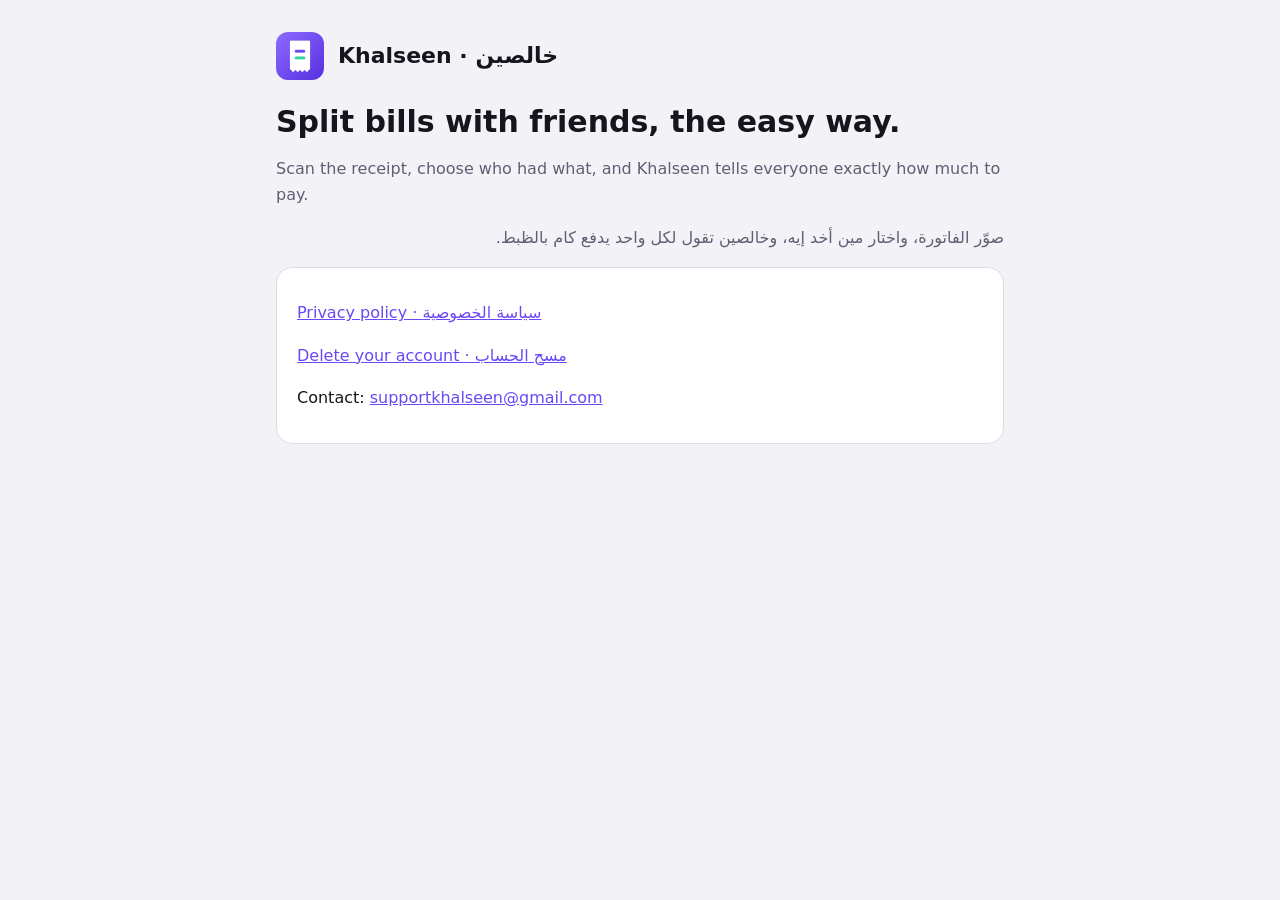
<file: index.html>
<!doctype html>
<html lang="en">
<head>
  <meta charset="utf-8">
  <meta name="viewport" content="width=device-width, initial-scale=1">
  <title>Khalseen</title>
  <meta name="description" content="Khalseen: split bills with friends, the easy way.">
  <link rel="icon" href="icon.png">
  <link rel="stylesheet" href="style.css">
</head>
<body>
<main>
  <header>
    <img src="icon.png" alt="">
    <span class="name">Khalseen · خالصين</span>
  </header>
  <h1>Split bills with friends, the easy way.</h1>
  <p class="muted">Scan the receipt, choose who had what, and Khalseen tells everyone exactly how much to pay.</p>
  <p lang="ar" class="muted">صوّر الفاتورة، واختار مين أخد إيه، وخالصين تقول لكل واحد يدفع كام بالظبط.</p>
  <div class="card">
    <p><a href="privacy.html">Privacy policy · سياسة الخصوصية</a></p>
    <p><a href="delete-account.html">Delete your account · مسح الحساب</a></p>
    <p>Contact: <a href="mailto:supportkhalseen@gmail.com">supportkhalseen@gmail.com</a></p>
  </div>
</main>
</body>
</html>
</file>
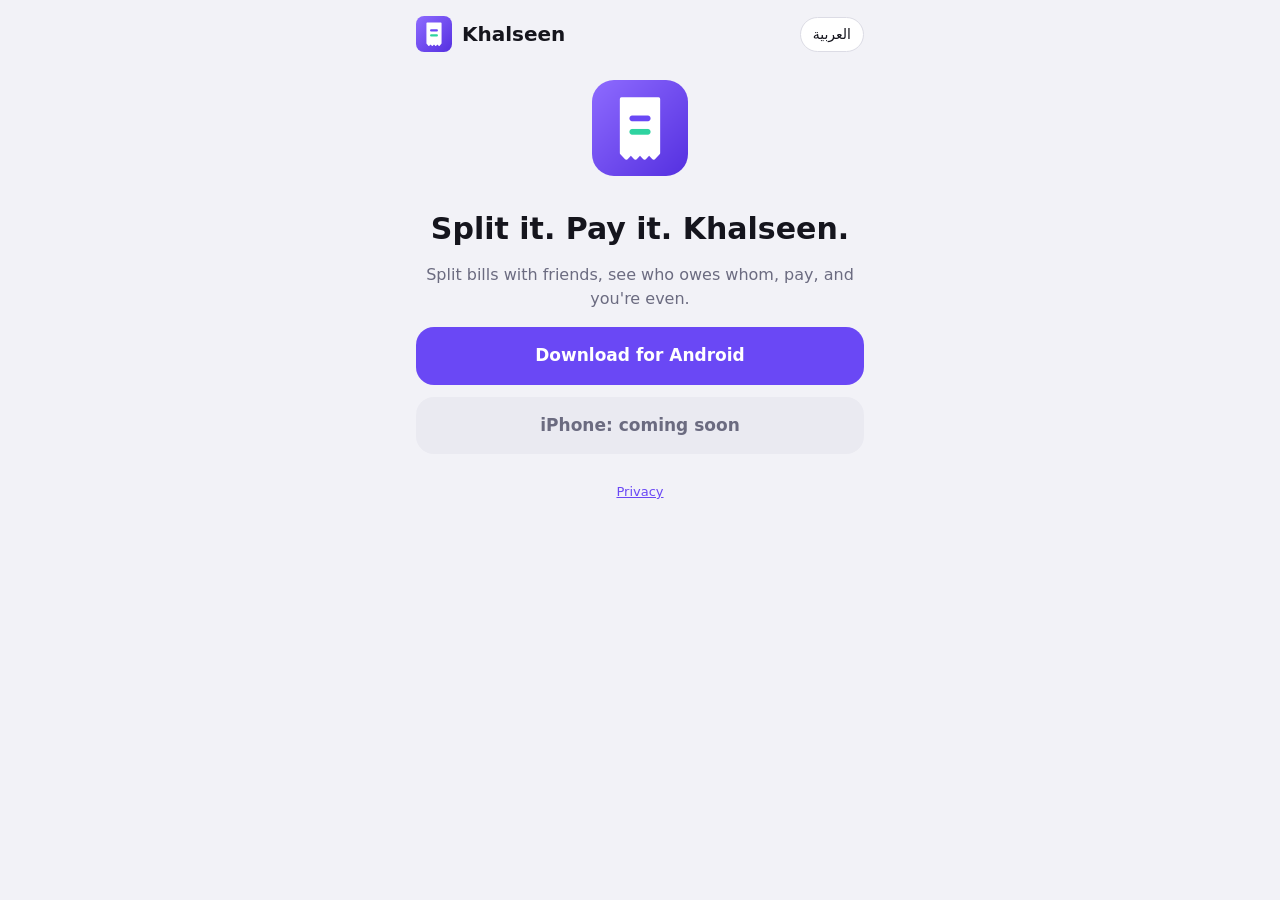
<file: app.html>
<!doctype html>
<html lang="en">
<head>
  <meta charset="utf-8">
  <meta name="viewport" content="width=device-width, initial-scale=1, viewport-fit=cover">
  <title>Get Khalseen</title>
  <meta name="description" content="Khalseen: split bills with friends, pay, and you're even.">
  <link rel="icon" href="icon.png">
  <style>
    :root { --bg: #f2f2f7; --card: #ffffff; --alt: #eaeaf1; --text: #15151d; --muted: #6b6b80; --border: #dcdce5; --primary: #6a48f5; --on-primary: #ffffff; }
    @media (prefers-color-scheme: dark) {
      :root { --bg: #0b0b10; --card: #15151d; --alt: #1e1e29; --text: #f5f5f7; --muted: #8c8ca1; --border: #272734; --primary: #7c5cff; }
    }
    * { box-sizing: border-box; }
    html, body { margin: 0; background: var(--bg); color: var(--text); }
    body { font: 16px/1.5 system-ui, -apple-system, "Segoe UI", Roboto, "Noto Sans Arabic", Tahoma, sans-serif; }
    main { max-width: 480px; margin: 0 auto; padding: 16px 16px 48px; text-align: center; }
    .top { display: flex; align-items: center; gap: 10px; text-align: start; }
    .top .brand { font-weight: 900; font-size: 20px; flex: 1; }
    .lang { border: 1px solid var(--border); background: var(--card); color: var(--text); border-radius: 999px; padding: 6px 12px; font: inherit; font-size: 14px; }
    h1 { font-size: 30px; margin: 28px 0 6px; line-height: 1.2; }
    .muted { color: var(--muted); }
    .btn { display: block; width: 100%; border: 0; border-radius: 18px; padding: 16px; font: inherit; font-weight: 800; font-size: 17px; background: var(--primary); color: var(--on-primary); text-decoration: none; margin-top: 12px; }
    .btn.secondary { background: var(--alt); color: var(--muted); }
    footer { margin-top: 28px; font-size: 13px; color: var(--muted); }
    footer a { color: var(--primary); }
  </style>
</head>
<body>
<main id="app"></main>
<script>
// Khalseen download page. Until the Play Store listing is live, Android gets the latest test build.
const ANDROID_URL = 'https://expo.dev/artifacts/eas/YvQg7BdPzDJnJnaK8OkUvdyEJScNAHGTisg1XnGV4zI.apk';

const TEXTS = {
  en: { brand: 'Khalseen', switchTo: 'العربية', tagline: 'Split it. Pay it. Khalseen.', sub: 'Split bills with friends, see who owes whom, pay, and you\'re even.', android: 'Download for Android', ios: 'iPhone: coming soon', privacy: 'Privacy' },
  ar: { brand: 'خالصين', switchTo: 'English', tagline: 'قسّمها، ادفعها، وخالصين.', sub: 'قسّم الفواتير مع أصحابك، اعرف مين عليه لمين، ادفع، وخلاص خالصين.', android: 'نزّله لأندرويد', ios: 'آيفون: قريب', privacy: 'الخصوصية' },
  fr: { brand: 'Khalseen', switchTo: 'العربية', tagline: 'Partage. Paie. Khalseen.', sub: "Partage l'addition entre amis, vois qui doit quoi, paie, et vous êtes quittes.", android: 'Télécharger pour Android', ios: 'iPhone : bientôt', privacy: 'Confidentialité' },
  de: { brand: 'Khalseen', switchTo: 'العربية', tagline: 'Teilen. Zahlen. Khalseen.', sub: 'Teile Rechnungen mit Freunden, sieh, wer wem was schuldet, zahle, und ihr seid quitt.', android: 'Für Android herunterladen', ios: 'iPhone: bald verfügbar', privacy: 'Datenschutz' },
};
const store = {
  get(k) { try { return localStorage.getItem(k); } catch { return null; } },
  set(k, v) { try { localStorage.setItem(k, v); } catch {} },
};
let lang = store.get('lang') || (navigator.language || 'en').slice(0, 2);
if (!TEXTS[lang]) lang = 'en';
const tr = (key) => TEXTS[lang][key];
const esc = (s) => String(s ?? '').replace(/[&<>"']/g, (c) => ({ '&': '&amp;', '<': '&lt;', '>': '&gt;', '"': '&quot;', "'": '&#39;' }[c]));

function render() {
  document.documentElement.lang = lang;
  document.documentElement.dir = lang === 'ar' ? 'rtl' : 'ltr';
  document.getElementById('app').innerHTML = `
    <div class="top">
      <svg width="36" height="36" viewBox="0 0 100 100" aria-hidden="true"><defs><linearGradient id="g" x1="0" y1="0" x2="1" y2="1"><stop offset="0" stop-color="#8E6BFF"/><stop offset="1" stop-color="#5530E0"/></linearGradient></defs><rect width="100" height="100" rx="22.5" fill="url(#g)"/><path d="M31 20 H69 V76 L64.25 81 L59.5 76 L54.75 81 L50 76 L45.25 81 L40.5 76 L35.75 81 L31 76 Z" fill="#fff" stroke="#fff" stroke-width="4" stroke-linejoin="round"/><rect x="39" y="37" width="22" height="6" rx="3" fill="#6A48F5"/><rect x="39" y="51" width="22" height="6" rx="3" fill="#2ED3A0"/></svg>
      <div class="brand">${esc(tr('brand'))}</div>
      <button class="lang" id="lang">${esc(tr('switchTo'))}</button>
    </div>
    <img src="icon.png" alt="" width="96" height="96" style="border-radius:22px;margin-top:28px">
    <h1>${esc(tr('tagline'))}</h1>
    <p class="muted">${esc(tr('sub'))}</p>
    <a class="btn" href="${esc(ANDROID_URL)}">${esc(tr('android'))}</a>
    <span class="btn secondary">${esc(tr('ios'))}</span>
    <footer><a href="privacy.html">${esc(tr('privacy'))}</a></footer>`;
  document.getElementById('lang').onclick = () => {
    lang = lang === 'ar' ? 'en' : 'ar';
    store.set('lang', lang);
    render();
  };
}
render();
</script>
</body>
</html>
</file>
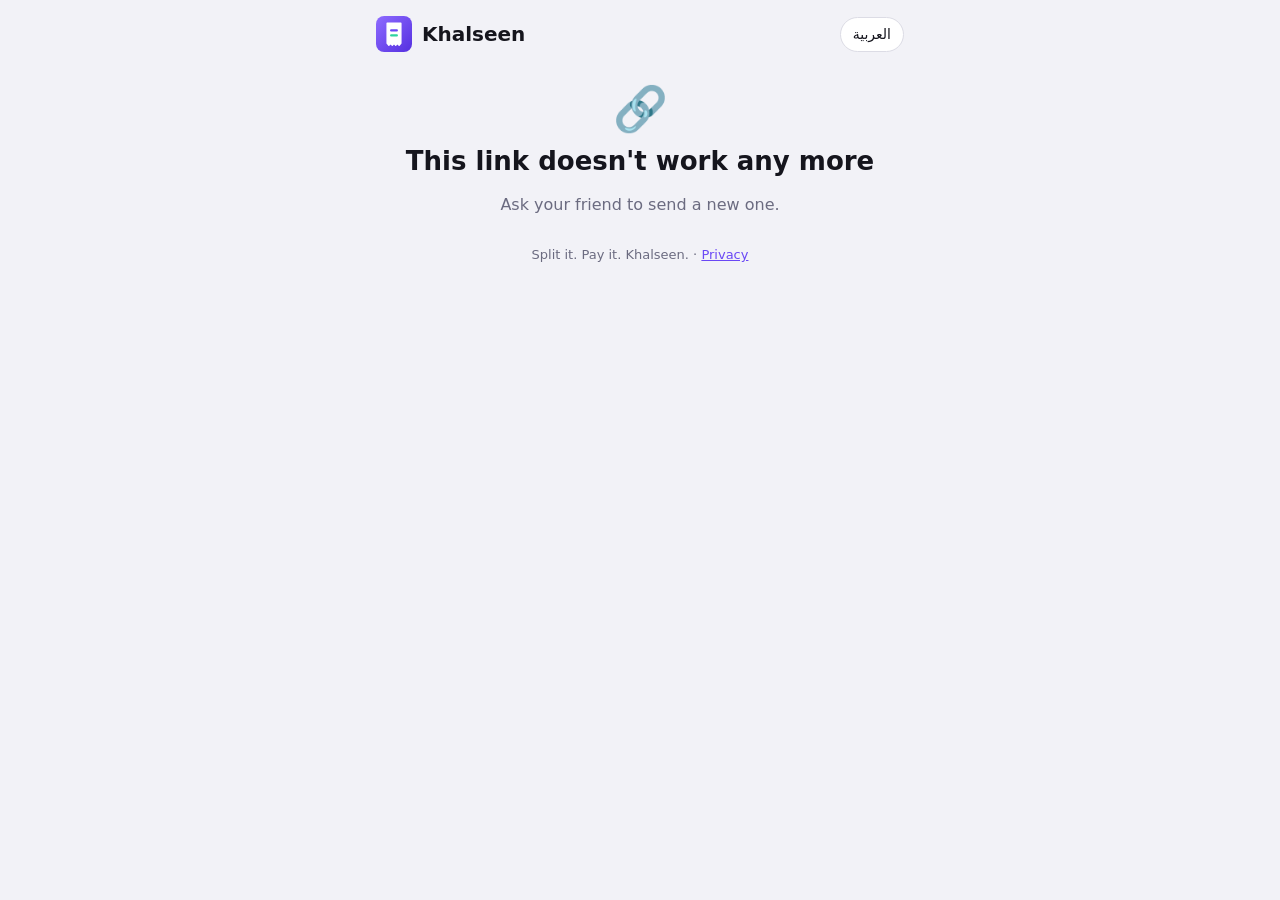
<file: c.html>
<!doctype html>
<html lang="en">
<head>
  <meta charset="utf-8">
  <meta name="viewport" content="width=device-width, initial-scale=1, viewport-fit=cover">
  <title>Khalseen · Pick what you had</title>
  <meta name="description" content="Pick what you had and Khalseen splits the bill.">
  <meta name="robots" content="noindex">
  <link rel="icon" href="icon.png">
  <style>
    :root {
      --bg: #f2f2f7; --card: #ffffff; --alt: #eaeaf1; --text: #15151d; --muted: #6b6b80; --border: #dcdce5;
      --primary: #6a48f5; --primary-soft: rgba(106, 72, 245, 0.12); --on-primary: #ffffff;
      --green: #0f9f74; --green-soft: rgba(15, 159, 116, 0.12); --red: #e0435b; --yellow: #b97d00;
    }
    @media (prefers-color-scheme: dark) {
      :root {
        --bg: #0b0b10; --card: #15151d; --alt: #1e1e29; --text: #f5f5f7; --muted: #8c8ca1; --border: #272734;
        --primary: #7c5cff; --primary-soft: rgba(124, 92, 255, 0.16);
        --green: #2ed3a0; --green-soft: rgba(46, 211, 160, 0.14); --red: #ff6b81; --yellow: #ffc857;
      }
    }
    * { box-sizing: border-box; }
    html, body { margin: 0; background: var(--bg); color: var(--text); }
    body { font: 16px/1.5 system-ui, -apple-system, "Segoe UI", Roboto, "Noto Sans Arabic", Tahoma, sans-serif; -webkit-tap-highlight-color: transparent; }
    main { max-width: 560px; margin: 0 auto; padding: 16px 16px 120px; }
    .top { display: flex; align-items: center; gap: 10px; }
    .top .brand { font-weight: 900; font-size: 20px; flex: 1; }
    .lang { border: 1px solid var(--border); background: var(--card); color: var(--text); border-radius: 999px; padding: 6px 12px; font: inherit; font-size: 14px; }
    .hero { text-align: center; margin: 24px 0 16px; }
    .hero .emoji { font-size: 44px; }
    .hero h1 { margin: 4px 0; font-size: 26px; line-height: 1.2; }
    .muted { color: var(--muted); }
    .small { font-size: 13px; color: var(--muted); }
    .card { background: var(--card); border-radius: 20px; padding: 16px; margin: 12px 0; }
    .card h2 { margin: 0 0 8px; font-size: 17px; }
    .chips { display: flex; flex-wrap: wrap; gap: 8px; }
    .chip { display: inline-flex; align-items: center; gap: 6px; border: 0; border-radius: 999px; padding: 8px 14px; background: var(--alt); color: var(--text); font: inherit; font-weight: 700; cursor: pointer; }
    .chip.on { background: var(--primary); color: var(--on-primary); }
    .chip .tick { font-size: 12px; opacity: 0.8; }
    input[type=text], input[type=tel] { width: 100%; margin-top: 10px; padding: 14px; border-radius: 14px; border: 1px solid var(--border); background: var(--alt); color: var(--text); font: inherit; }
    .item { display: flex; align-items: center; gap: 10px; padding: 12px 0; border-top: 1px solid var(--border); }
    .item:first-of-type { border-top: 0; }
    .item .info { flex: 1; min-width: 0; }
    .item .name { font-weight: 700; overflow-wrap: anywhere; }
    .qty { color: var(--primary); }
    .stepper { display: flex; align-items: center; gap: 4px; }
    .stepper button, .check { width: 40px; height: 40px; border-radius: 20px; border: 0; background: var(--primary-soft); color: var(--primary); font-size: 22px; font-weight: 700; cursor: pointer; display: inline-flex; align-items: center; justify-content: center; }
    .stepper button:disabled { background: var(--alt); color: var(--muted); cursor: default; }
    .stepper .n { min-width: 28px; text-align: center; font-weight: 800; font-size: 17px; }
    .check { border: 2px solid var(--border); background: transparent; color: transparent; font-size: 18px; }
    .check.on { background: var(--primary); border-color: var(--primary); color: var(--on-primary); }
    .total { background: var(--primary-soft); }
    .total b { font-size: 17px; }
    .bar { position: fixed; left: 0; right: 0; bottom: 0; padding: 12px 16px calc(12px + env(safe-area-inset-bottom)); background: linear-gradient(transparent, var(--bg) 30%); }
    .bar .inner { max-width: 560px; margin: 0 auto; }
    .btn { width: 100%; border: 0; border-radius: 18px; padding: 16px; font: inherit; font-weight: 800; font-size: 17px; background: var(--primary); color: var(--on-primary); cursor: pointer; }
    .btn:disabled { opacity: 0.6; }
    .btn.ghost { background: transparent; color: var(--primary); font-weight: 700; font-size: 15px; padding: 10px; }
    .ok { color: var(--green); font-weight: 700; text-align: center; }
    .err { color: var(--red); font-weight: 700; text-align: center; }
    .pay { font-size: 22px; font-weight: 800; color: var(--red); text-align: center; margin: 6px 0; }
    .even { font-size: 22px; font-weight: 800; color: var(--green); text-align: center; }
    .ways { display: flex; flex-direction: column; gap: 8px; margin: 8px 0 14px; }
    .way { display: flex; align-items: center; gap: 10px; background: var(--alt); border-radius: 14px; padding: 10px 12px; text-align: start; }
    .way .v { flex: 1; font-weight: 700; word-break: break-all; }
    .paybtn { display: block; background: var(--primary); color: var(--on-primary); text-decoration: none; border-radius: 999px; padding: 13px; font-weight: 800; text-align: center; }
    .center { text-align: center; }
    footer { text-align: center; margin-top: 28px; }
    footer a { color: var(--primary); }
  </style>
</head>
<body>
<main id="app"><p class="center muted" style="margin-top:80px">…</p></main>
<div class="bar" id="bar" hidden><div class="inner" id="barInner"></div></div>

<script>
// Khalseen: a friend's "pick what you had" link. Works in any browser, no app or account needed.
// It opens only for people on the bill: they type their phone number, and the server checks it.
const SUPABASE_URL = 'https://pzritawmzwpkufizkjlg.supabase.co';
const SUPABASE_KEY = 'sb_publishable_3amcx0iubPsUS-xce247TA_drHa_ec_'; // the public key (the same one inside the app)
const TOKEN = location.hash.slice(1);

const TEXTS = {
  en: {
    payWith: 'Pay with {method}', copy: 'Copy', copied: 'Copied ✓', m_instapay: 'InstaPay', m_wallet: 'Wallet', m_bank: 'Bank account', m_paypal: 'PayPal', m_revolut: 'Revolut', m_wise: 'Wise', m_venmo: 'Venmo', m_cashapp: 'Cash App', m_zelle: 'Zelle', m_upi: 'UPI', m_link: 'Payment link', m_other: 'Other',
    brand: 'Khalseen', switchTo: 'العربية', intro: '{name} is splitting this bill. Pick what you had and send it.',
    phoneTitle: 'Enter your phone number', phoneHint: 'This bill opens only for the people on it.', open: 'Open the bill',
    notOnBill: "{number} isn't on this bill. Try another number, or ask {name} to add you.", hi: 'Hi {name} 👋', notYou: 'Not you?',
    what: 'What did you have?', left: '{n} left', takenBy: 'taken: {names}', yourItems: 'Your items: {amount}',
    extras: 'Service, tax and delivery are added by {name}.', send: 'Send my picks', sent: 'Sent! {name} sees your picks now. You can still change them.',
    expired: "This link doesn't work any more", expiredHint: 'Ask your friend to send a new one.', yourShare: 'Your share: {amount}',
    payTo: 'Pay {name} {amount}', nothing: 'Nothing to pay. Khalseen 🤝', saved: '{name} saved the bill',
    openApp: 'Have Khalseen? Open in the app', tagline: 'Split it. Pay it. Khalseen.', privacy: 'Privacy',
  },
  ar: {
    payWith: 'ادفع بـ{method}', copy: 'انسخ', copied: 'اتنسخ ✓', m_instapay: 'إنستاباي', m_wallet: 'محفظة', m_bank: 'حساب بنكي', m_paypal: 'PayPal', m_revolut: 'Revolut', m_wise: 'Wise', m_venmo: 'Venmo', m_cashapp: 'Cash App', m_zelle: 'Zelle', m_upi: 'UPI', m_link: 'لينك دفع', m_other: 'طريقة تانية',
    brand: 'خالصين', switchTo: 'English', intro: '{name} بيقسّم الفاتورة دي. اختار اللي أخدته وابعته.',
    phoneTitle: 'اكتب رقم موبايلك', phoneHint: 'الفاتورة دي بتفتح بس للي فيها.', open: 'افتح الفاتورة',
    notOnBill: 'الرقم {number} مش في الفاتورة. جرّب رقم تاني، أو اطلب من {name} يضيفك.', hi: 'أهلاً {name} 👋', notYou: 'مش انت؟',
    what: 'أخدت إيه؟', left: 'فاضل {n}', takenBy: 'خدها: {names}', yourItems: 'أصنافك: {amount}',
    extras: '{name} هيضيف الخدمة والضريبة والتوصيل.', send: 'ابعت اختياراتي', sent: 'اتبعت! {name} شايف اختياراتك دلوقتي. تقدر تغيّرها لسه.',
    expired: 'اللينك ده مبقاش شغال', expiredHint: 'خلّي صاحبك يبعتلك لينك جديد.', yourShare: 'نصيبك: {amount}',
    payTo: 'ادفع لـ{name} {amount}', nothing: 'مفيش عليك حاجة. خالصين 🤝', saved: '{name} حفظ الفاتورة',
    openApp: 'عندك خالصين؟ افتحه في التطبيق', tagline: 'قسّمها، ادفعها، وخالصين.', privacy: 'الخصوصية',
  },
  fr: {
    payWith: 'Payer avec {method}', copy: 'Copier', copied: 'Copié ✓', m_instapay: 'InstaPay', m_wallet: 'Portefeuille', m_bank: 'Compte bancaire', m_paypal: 'PayPal', m_revolut: 'Revolut', m_wise: 'Wise', m_venmo: 'Venmo', m_cashapp: 'Cash App', m_zelle: 'Zelle', m_upi: 'UPI', m_link: 'Lien de paiement', m_other: 'Autre',
    brand: 'Khalseen', switchTo: 'العربية', intro: '{name} partage cette addition. Choisis ce que tu as pris et envoie.',
    phoneTitle: 'Entre ton numéro de téléphone', phoneHint: "Cette addition s'ouvre seulement pour les personnes qui y sont.", open: "Ouvrir l'addition",
    notOnBill: "{number} n'est pas sur cette addition. Essaie un autre numéro ou demande à {name} de t'ajouter.", hi: 'Salut {name} 👋', notYou: 'Pas toi ?',
    what: "Qu'as-tu pris ?", left: 'reste {n}', takenBy: 'pris : {names}', yourItems: 'Tes articles : {amount}',
    extras: '{name} ajoute le service, les taxes et la livraison.', send: 'Envoyer mes choix', sent: 'Envoyé ! {name} voit tes choix. Tu peux encore les changer.',
    expired: 'Ce lien ne fonctionne plus', expiredHint: "Demande à ton ami d'en envoyer un nouveau.", yourShare: 'Ta part : {amount}',
    payTo: 'Paie {amount} à {name}', nothing: 'Rien à payer. Khalseen 🤝 (quittes)', saved: "{name} a enregistré l'addition",
    openApp: "Tu as Khalseen ? Ouvre dans l'app", tagline: 'Partage. Paie. Khalseen.', privacy: 'Confidentialité',
  },
  de: {
    payWith: 'Mit {method} zahlen', copy: 'Kopieren', copied: 'Kopiert ✓', m_instapay: 'InstaPay', m_wallet: 'Wallet', m_bank: 'Bankkonto', m_paypal: 'PayPal', m_revolut: 'Revolut', m_wise: 'Wise', m_venmo: 'Venmo', m_cashapp: 'Cash App', m_zelle: 'Zelle', m_upi: 'UPI', m_link: 'Zahlungslink', m_other: 'Andere',
    brand: 'Khalseen', switchTo: 'العربية', intro: '{name} teilt diese Rechnung. Wähle, was du hattest, und schick es ab.',
    phoneTitle: 'Gib deine Handynummer ein', phoneHint: 'Diese Rechnung öffnet sich nur für die Leute darauf.', open: 'Rechnung öffnen',
    notOnBill: '{number} steht nicht auf der Rechnung. Versuch eine andere Nummer oder bitte {name}, dich hinzuzufügen.', hi: 'Hallo {name} 👋', notYou: 'Nicht du?',
    what: 'Was hattest du?', left: 'noch {n}', takenBy: 'genommen: {names}', yourItems: 'Deine Artikel: {amount}',
    extras: '{name} rechnet Service, Steuer und Lieferung dazu.', send: 'Meine Auswahl senden', sent: 'Gesendet! {name} sieht deine Auswahl. Du kannst sie noch ändern.',
    expired: 'Dieser Link funktioniert nicht mehr', expiredHint: 'Bitte deinen Freund um einen neuen.', yourShare: 'Dein Anteil: {amount}',
    payTo: 'Zahle {name} {amount}', nothing: 'Nichts zu zahlen. Khalseen 🤝 (quitt)', saved: '{name} hat die Rechnung gespeichert',
    openApp: 'Du hast Khalseen? In der App öffnen', tagline: 'Teilen. Zahlen. Khalseen.', privacy: 'Datenschutz',
  },
};

const store = {
  get(k) { try { return localStorage.getItem(k); } catch { return null; } },
  set(k, v) { try { localStorage.setItem(k, v); } catch {} },
};

let lang = store.get('lang') || (navigator.language || 'en').slice(0, 2);
if (!TEXTS[lang]) lang = 'en';
const tr = (key, vars = {}) => Object.entries(vars).reduce((s, [k, v]) => s.split(`{${k}}`).join(String(v)), TEXTS[lang][key]);
const esc = (s) => String(s ?? '').replace(/[&<>"']/g, (c) => ({ '&': '&amp;', '<': '&lt;', '>': '&gt;', '"': '&quot;', "'": '&#39;' }[c]));
const money = (n, cur) => `${Number(n).toLocaleString(lang === 'ar' ? 'ar-EG' : 'en-US', { maximumFractionDigits: 2 })} ${lang === 'ar' && cur === 'EGP' ? 'ج.م' : cur}`;

async function rpc(name, args) {
  const res = await fetch(`${SUPABASE_URL}/rest/v1/rpc/${name}`, {
    method: 'POST',
    headers: { apikey: SUPABASE_KEY, 'Content-Type': 'application/json' },
    body: JSON.stringify(args),
    signal: AbortSignal.timeout(20000),
  });
  const data = await res.json().catch(() => null);
  if (!res.ok) throw new Error((data && data.message) || 'Something went wrong');
  return data;
}

let s = null;                                   // the bill (only its title until the number checks out)
let phone = store.get('phone:' + TOKEN) || '';  // my number for this link
let mine = null;                                // my picks before sending: { itemId: units }
let lastTried = '';                             // the last number that wasn't on the bill
let note = '';
let busy = false;

const app = document.getElementById('app');
const bar = document.getElementById('bar');
const barInner = document.getElementById('barInner');

async function load() {
  if (!TOKEN) return showExpired();
  try {
    s = await rpc('claim_session', { p_token: TOKEN, p_phone: phone || null });
    render();
  } catch (e) {
    showExpired();
  }
}

function header() {
  return `<div class="top">
    <svg width="36" height="36" viewBox="0 0 100 100" aria-hidden="true"><defs><linearGradient id="g" x1="0" y1="0" x2="1" y2="1"><stop offset="0" stop-color="#8E6BFF"/><stop offset="1" stop-color="#5530E0"/></linearGradient></defs><rect width="100" height="100" rx="22.5" fill="url(#g)"/><path d="M31 20 H69 V76 L64.25 81 L59.5 76 L54.75 81 L50 76 L45.25 81 L40.5 76 L35.75 81 L31 76 Z" fill="#fff" stroke="#fff" stroke-width="4" stroke-linejoin="round"/><rect x="39" y="37" width="22" height="6" rx="3" fill="#6A48F5"/><rect x="39" y="51" width="22" height="6" rx="3" fill="#2ED3A0"/></svg>
    <div class="brand">${esc(tr('brand'))}</div>
    <button class="lang" id="lang">${esc(tr('switchTo'))}</button>
  </div>`;
}
const footer = () => `<footer class="small">${esc(tr('tagline'))} · <a href="privacy.html">${esc(tr('privacy'))}</a></footer>`;

function bindHeader() {
  document.getElementById('lang').onclick = () => {
    lang = lang === 'ar' ? 'en' : 'ar';
    store.set('lang', lang);
    applyDir();
    s ? render() : showExpired();
  };
}

function applyDir() {
  document.documentElement.lang = lang;
  document.documentElement.dir = lang === 'ar' ? 'rtl' : 'ltr';
}

function showExpired() {
  bar.hidden = true;
  app.innerHTML = `${header()}<div class="hero"><div class="emoji">🔗</div><h1>${esc(tr('expired'))}</h1><p class="muted">${esc(tr('expiredHint'))}</p></div>${footer()}`;
  bindHeader();
}

const myPicks = () => mine || Object.fromEntries(s.picks.filter((p) => p.person_key === s.me).map((p) => [p.item_id, Number(p.units)]));
const nameOf = (key) => (s.people.find((p) => p.key === key) || {}).name || '?';

// How to pay someone: a button for a payment link (https only: these come from people), else the number with Copy
function wayName(w) { return w.label || tr('m_' + w.type) || w.type; }
function waysHtml(ways) {
  if (!Array.isArray(ways) || !ways.length) return '';
  return '<div class="ways">' + ways.map((w) => /^https:\/\//i.test(w.url || '')
    ? `<a class="paybtn" href="${esc(w.url)}" target="_blank" rel="noopener">${esc(tr('payWith', { method: wayName(w) }))}</a>`
    : `<div class="way"><span class="small">${esc(wayName(w))}</span><span class="v">${esc(w.value)}</span><button class="chip" data-copy="${esc(w.value)}">${esc(tr('copy'))}</button></div>`).join('') + '</div>';
}
function copyText(value, button) {
  const done = () => { button.textContent = tr('copied'); };
  if (navigator.clipboard && navigator.clipboard.writeText) {
    navigator.clipboard.writeText(value).then(done, () => {});
    return;
  }
  const area = document.createElement('textarea');
  area.value = value;
  document.body.appendChild(area);
  area.select();
  try { document.execCommand('copy'); done(); } catch (e) {}
  area.remove();
}

function render() {
  applyDir();
  let html = header();
  html += `<div class="hero"><div class="emoji">${s.status === 'closed' ? '🧾' : '🍽️'}</div><h1>${esc(s.title)}</h1>
    <div class="muted">${esc(s.status === 'closed' ? tr('saved', { name: s.creator }) : tr('intro', { name: s.creator }))}</div></div>`;

  // Not identified yet: the phone number
  if (s.needs_phone) {
    bar.hidden = true;
    html += `<div class="card"><h2>${esc(tr('phoneTitle'))}</h2><div class="small">${esc(tr('phoneHint'))}</div>
      <input type="tel" id="phone" inputmode="tel" autocomplete="tel" placeholder="01xxxxxxxxx" value="${esc(phone)}">
      <button class="btn" id="open" style="margin-top:12px" ${busy ? 'disabled' : ''}>${esc(tr('open'))}</button></div>`;
    if (lastTried) html += `<p class="err">${esc(tr('notOnBill', { number: lastTried, name: s.creator }))}</p>`;
    html += `<p class="center"><a class="btn ghost" style="display:inline-block;width:auto;text-decoration:none" href="khalseen://claim/${encodeURIComponent(TOKEN)}">${esc(tr('openApp'))}</a></p>`;
    html += footer();
    app.innerHTML = html;
    bindHeader();
    const input = document.getElementById('phone');
    input.oninput = (e) => (phone = e.target.value);
    // Only react to Enter (returning false here would block every other key, digits included)
    input.onkeydown = (e) => {
      if (e.key === 'Enter') openBill();
    };
    document.getElementById('open').onclick = openBill;
    return;
  }

  const meName = nameOf(s.me);
  html += `<div class="card" style="display:flex;align-items:center;gap:10px"><b style="flex:1">${esc(tr('hi', { name: meName }))}</b><button class="chip" id="change">${esc(tr('notYou'))}</button></div>`;

  if (s.status === 'closed') {
    const r = (s.result || []).find((x) => x.key === s.me);
    if (r) {
      html += `<div class="card center"><div class="muted">${esc(tr('yourShare', { amount: money(r.share, s.currency) }))}</div>`;
      html += r.pays.length ? r.pays.map((p) => `<div class="pay">${esc(tr('payTo', { name: p.to, amount: money(p.amount, s.currency) }))}</div>${waysHtml(p.ways)}`).join('') : `<div class="even">${esc(tr('nothing'))}</div>`;
      html += `</div>`;
    }
    bar.hidden = true;
  } else {
    const picks = myPicks();
    html += `<div class="card"><h2>${esc(tr('what'))}</h2>`;
    let total = 0;
    s.items.forEach((it) => {
      const n = picks[it.id] || 0;
      const others = s.picks.filter((p) => p.item_id === it.id && p.person_key !== s.me);
      const takenUnits = others.reduce((a, p) => a + Number(p.units), 0);
      const left = it.qty - takenUnits;
      const takers = others.map((p) => (it.qty > 1 ? `${nameOf(p.person_key)} ×${Number(p.units)}` : nameOf(p.person_key))).join(', ');
      if (n) total += it.qty > 1 ? (it.price / it.qty) * n : it.price / (others.length + 1);
      const sub = it.qty > 1 ? `${money(it.price / it.qty, s.currency)} · ${tr('left', { n: Math.max(0, left - n) })}` : money(it.price, s.currency);
      html += `<div class="item"><div class="info"><div class="name">${it.qty > 1 ? `<span class="qty">${it.qty}× </span>` : ''}${esc(it.name)}</div>
        <div class="small">${esc(sub)}${takers ? ' · ' + esc(tr('takenBy', { names: takers })) : ''}</div></div>`;
      if (it.qty > 1) {
        html += `<div class="stepper"><button data-item="${esc(it.id)}" data-d="-1" ${n <= 0 ? 'disabled' : ''} aria-label="−">−</button><span class="n">${n}</span><button data-item="${esc(it.id)}" data-d="1" ${n >= left ? 'disabled' : ''} aria-label="+">+</button></div>`;
      } else {
        html += `<button class="check ${n ? 'on' : ''}" data-item="${esc(it.id)}" data-toggle="1" role="checkbox" aria-checked="${n ? 'true' : 'false'}" aria-label="${esc(it.name)}">✓</button>`;
      }
      html += `</div>`;
    });
    html += `</div>`;
    html += `<div class="card total"><b>${esc(tr('yourItems', { amount: money(total, s.currency) }))}</b><div class="small">${esc(tr('extras', { name: s.creator }))}</div></div>`;
    if (note) html += `<p class="${note.startsWith('!') ? 'err' : 'ok'}">${esc(note.replace(/^!/, ''))}</p>`;
    bar.hidden = false;
    barInner.innerHTML = `<button class="btn" id="send" ${busy ? 'disabled' : ''}>${esc(tr('send'))}</button>`;
    document.getElementById('send').onclick = send;
  }
  html += footer();
  app.innerHTML = html;
  bindHeader();
  app.querySelectorAll('[data-copy]').forEach((b) => { b.onclick = () => { copyText(b.getAttribute('data-copy'), b); }; });

  document.getElementById('change').onclick = () => {
    phone = '';
    store.set('phone:' + TOKEN, '');
    mine = null;
    note = '';
    load();
  };
  app.querySelectorAll('[data-item]').forEach((b) => (b.onclick = () => {
    const p = { ...myPicks() };
    const id = b.dataset.item;
    p[id] = b.dataset.toggle ? (p[id] ? 0 : 1) : Math.max(0, (p[id] || 0) + Number(b.dataset.d));
    mine = p;
    note = '';
    render();
  }));
}

async function openBill() {
  const tried = phone.trim();
  if (!tried) return;
  busy = true;
  render();
  try {
    s = await rpc('claim_session', { p_token: TOKEN, p_phone: tried });
    if (!s.needs_phone) {
      store.set('phone:' + TOKEN, tried);
      lastTried = '';
    } else {
      // Not on the bill: empty the box so the next number can be typed straight away
      lastTried = tried;
      phone = '';
    }
  } catch {
    return showExpired();
  }
  busy = false;
  render();
  if (s.needs_phone) document.getElementById('phone')?.focus();
}

async function send() {
  busy = true;
  render();
  try {
    const picks = Object.entries(myPicks()).filter(([, n]) => n > 0).map(([item_id, units]) => ({ item_id, units }));
    await rpc('submit_claim', { p_token: TOKEN, p_phone: phone, p_picks: picks });
    mine = null;
    note = tr('sent', { name: s.creator });
    s = await rpc('claim_session', { p_token: TOKEN, p_phone: phone });
  } catch (e) {
    note = '!' + e.message;
  }
  busy = false;
  render();
}

// Picks from others show up while the page is open
setInterval(async () => {
  if (!s || s.needs_phone || s.status !== 'open' || busy || mine) return;
  try { s = await rpc('claim_session', { p_token: TOKEN, p_phone: phone }); render(); } catch {}
}, 8000);

applyDir();
load();
</script>
</body>
</html>
</file>
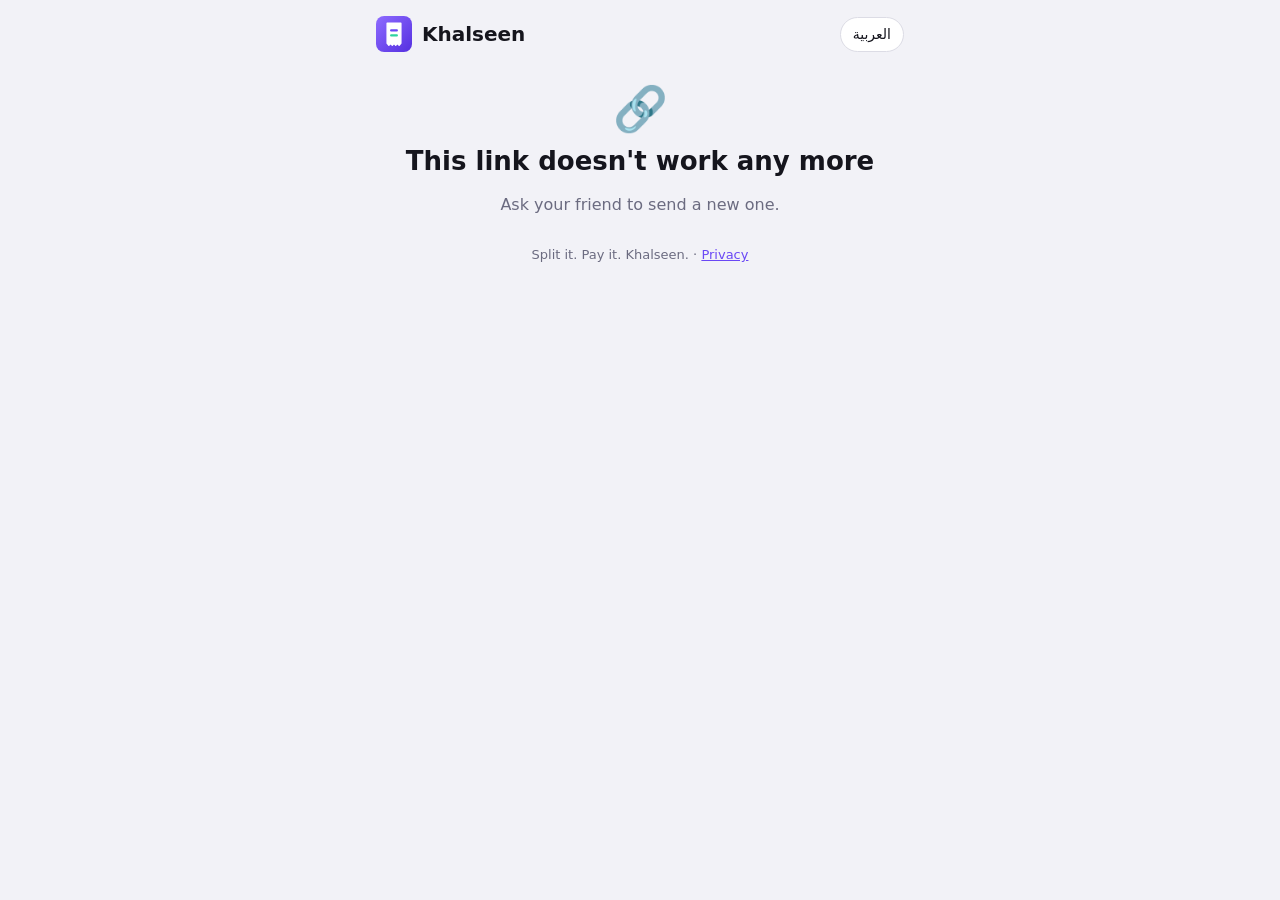
<file: claim.html>
<!doctype html>
<html lang="en">
<head>
  <meta charset="utf-8">
  <meta name="viewport" content="width=device-width, initial-scale=1">
  <title>Khalseen · Pick what you had</title>
  <link rel="icon" href="icon.png">
</head>
<body>
<!-- The old address of this page: links sent before the short ones keep working -->
<script>location.replace('c.html' + location.hash);</script>
<noscript><a href="c.html">Khalseen</a></noscript>
</body>
</html>
</file>
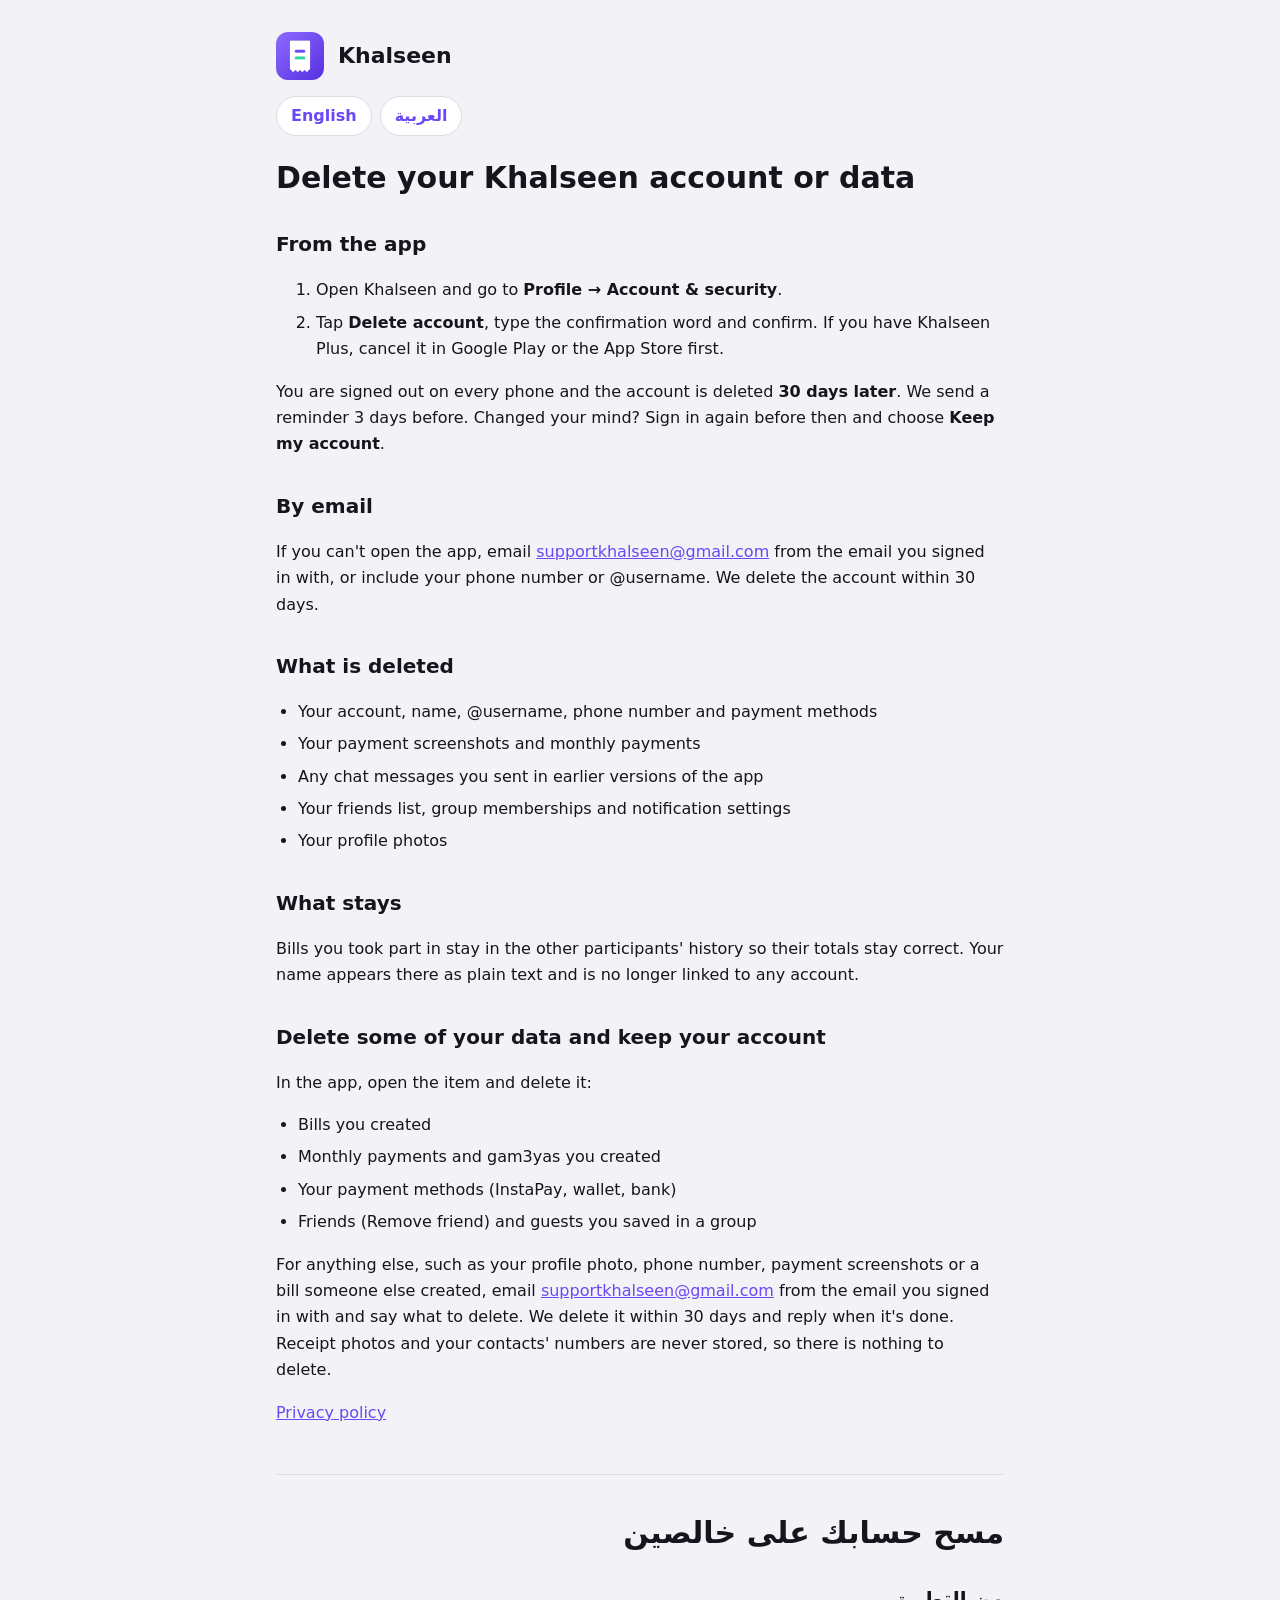
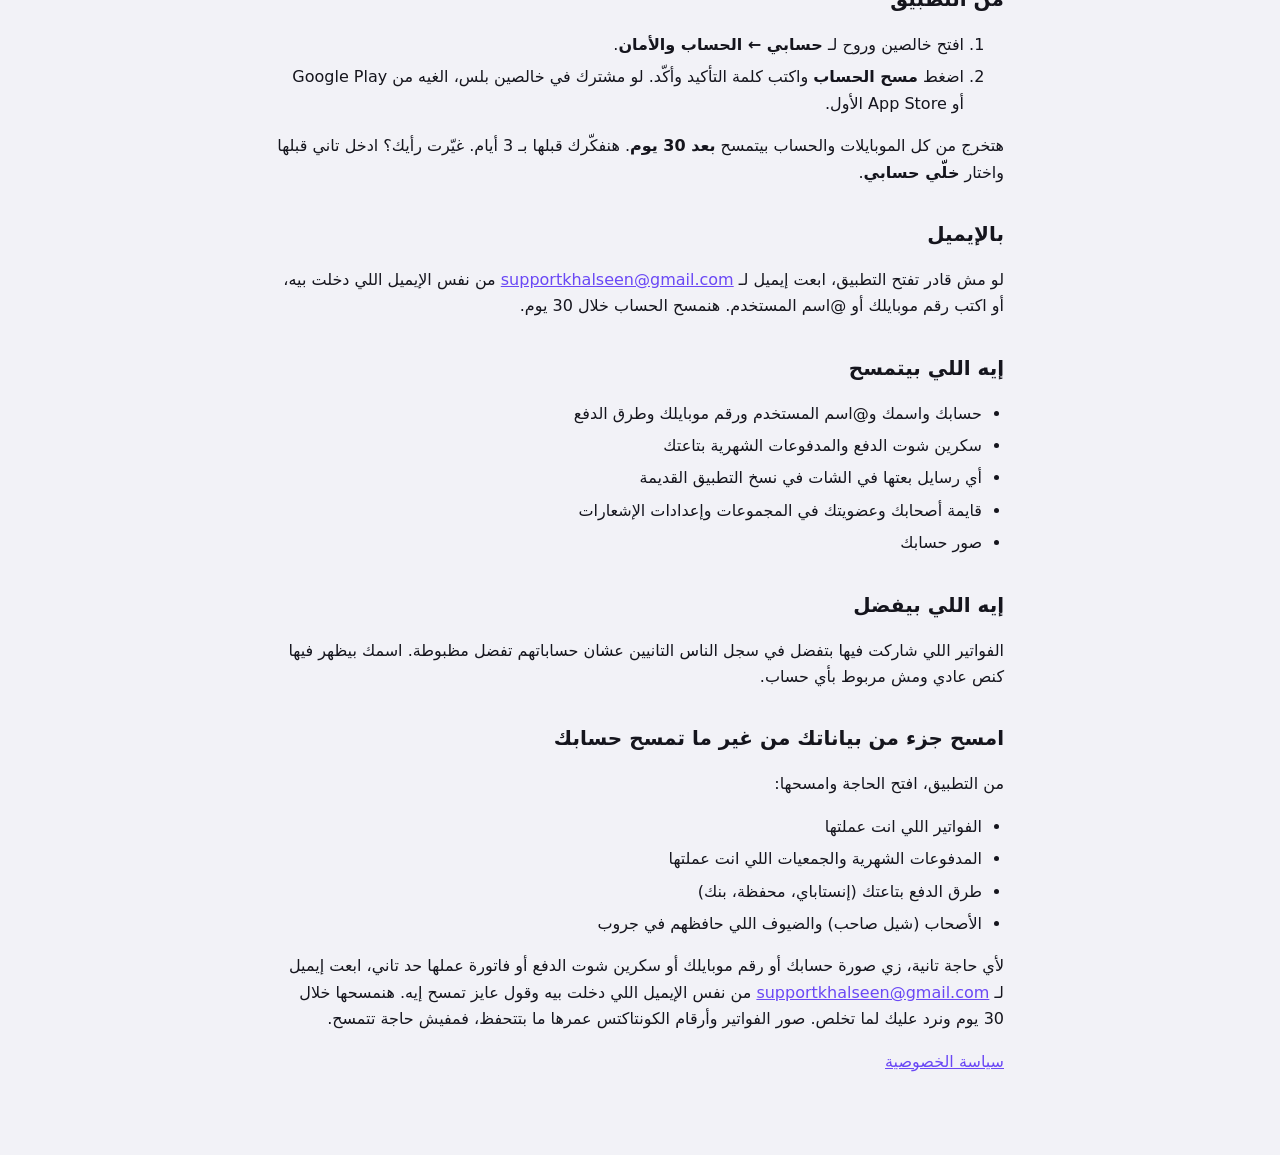
<file: delete-account.html>
<!doctype html>
<html lang="en">
<head>
  <meta charset="utf-8">
  <meta name="viewport" content="width=device-width, initial-scale=1">
  <title>Delete Your Khalseen Account or Data</title>
  <meta name="description" content="How to delete your Khalseen account and what data is deleted.">
  <link rel="icon" href="icon.png">
  <link rel="stylesheet" href="style.css">
</head>
<body>
<main>
  <header>
    <img src="icon.png" alt="">
    <span class="name">Khalseen</span>
  </header>

  <nav class="lang"><a href="#en">English</a><a href="#ar">العربية</a></nav>

  <section id="en">
    <h1>Delete your Khalseen account or data</h1>

    <h2>From the app</h2>
    <ol>
      <li>Open Khalseen and go to <strong>Profile → Account &amp; security</strong>.</li>
      <li>Tap <strong>Delete account</strong>, type the confirmation word and confirm. If you have Khalseen Plus, cancel it in Google Play or the App Store first.</li>
    </ol>
    <p>You are signed out on every phone and the account is deleted <strong>30 days later</strong>. We send a reminder 3 days before. Changed your mind? Sign in again before then and choose <strong>Keep my account</strong>.</p>

    <h2>By email</h2>
    <p>If you can't open the app, email <a href="mailto:supportkhalseen@gmail.com?subject=Delete%20my%20Khalseen%20account">supportkhalseen@gmail.com</a> from the email you signed in with, or include your phone number or @username. We delete the account within 30 days.</p>

    <h2>What is deleted</h2>
    <ul>
      <li>Your account, name, @username, phone number and payment methods</li>
      <li>Your payment screenshots and monthly payments</li>
      <li>Any chat messages you sent in earlier versions of the app</li>
      <li>Your friends list, group memberships and notification settings</li>
      <li>Your profile photos</li>
    </ul>

    <h2>What stays</h2>
    <p>Bills you took part in stay in the other participants' history so their totals stay correct. Your name appears there as plain text and is no longer linked to any account.</p>

    <h2>Delete some of your data and keep your account</h2>
    <p>In the app, open the item and delete it:</p>
    <ul>
      <li>Bills you created</li>
      <li>Monthly payments and gam3yas you created</li>
      <li>Your payment methods (InstaPay, wallet, bank)</li>
      <li>Friends (Remove friend) and guests you saved in a group</li>
    </ul>
    <p>For anything else, such as your profile photo, phone number, payment screenshots or a bill someone else created, email <a href="mailto:supportkhalseen@gmail.com?subject=Delete%20some%20of%20my%20Khalseen%20data">supportkhalseen@gmail.com</a> from the email you signed in with and say what to delete. We delete it within 30 days and reply when it's done. Receipt photos and your contacts' numbers are never stored, so there is nothing to delete.</p>

    <p><a href="privacy.html">Privacy policy</a></p>
  </section>

  <section id="ar" lang="ar" class="section-ar">
    <h1>مسح حسابك على خالصين</h1>

    <h2>من التطبيق</h2>
    <ol>
      <li>افتح خالصين وروح لـ <strong>حسابي ← الحساب والأمان</strong>.</li>
      <li>اضغط <strong>مسح الحساب</strong> واكتب كلمة التأكيد وأكّد. لو مشترك في خالصين بلس، الغيه من Google Play أو App Store الأول.</li>
    </ol>
    <p>هتخرج من كل الموبايلات والحساب بيتمسح <strong>بعد 30 يوم</strong>. هنفكّرك قبلها بـ 3 أيام. غيّرت رأيك؟ ادخل تاني قبلها واختار <strong>خلّي حسابي</strong>.</p>

    <h2>بالإيميل</h2>
    <p>لو مش قادر تفتح التطبيق، ابعت إيميل لـ <a href="mailto:supportkhalseen@gmail.com?subject=Delete%20my%20Khalseen%20account">supportkhalseen@gmail.com</a> من نفس الإيميل اللي دخلت بيه، أو اكتب رقم موبايلك أو @اسم المستخدم. هنمسح الحساب خلال 30 يوم.</p>

    <h2>إيه اللي بيتمسح</h2>
    <ul>
      <li>حسابك واسمك و@اسم المستخدم ورقم موبايلك وطرق الدفع</li>
      <li>سكرين شوت الدفع والمدفوعات الشهرية بتاعتك</li>
      <li>أي رسايل بعتها في الشات في نسخ التطبيق القديمة</li>
      <li>قايمة أصحابك وعضويتك في المجموعات وإعدادات الإشعارات</li>
      <li>صور حسابك</li>
    </ul>

    <h2>إيه اللي بيفضل</h2>
    <p>الفواتير اللي شاركت فيها بتفضل في سجل الناس التانيين عشان حساباتهم تفضل مظبوطة. اسمك بيظهر فيها كنص عادي ومش مربوط بأي حساب.</p>

    <h2>امسح جزء من بياناتك من غير ما تمسح حسابك</h2>
    <p>من التطبيق، افتح الحاجة وامسحها:</p>
    <ul>
      <li>الفواتير اللي انت عملتها</li>
      <li>المدفوعات الشهرية والجمعيات اللي انت عملتها</li>
      <li>طرق الدفع بتاعتك (إنستاباي، محفظة، بنك)</li>
      <li>الأصحاب (شيل صاحب) والضيوف اللي حافظهم في جروب</li>
    </ul>
    <p>لأي حاجة تانية، زي صورة حسابك أو رقم موبايلك أو سكرين شوت الدفع أو فاتورة عملها حد تاني، ابعت إيميل لـ <a href="mailto:supportkhalseen@gmail.com?subject=Delete%20some%20of%20my%20Khalseen%20data">supportkhalseen@gmail.com</a> من نفس الإيميل اللي دخلت بيه وقول عايز تمسح إيه. هنمسحها خلال 30 يوم ونرد عليك لما تخلص. صور الفواتير وأرقام الكونتاكتس عمرها ما بتتحفظ، فمفيش حاجة تتمسح.</p>

    <p><a href="privacy.html">سياسة الخصوصية</a></p>
  </section>
</main>
</body>
</html>
</file>
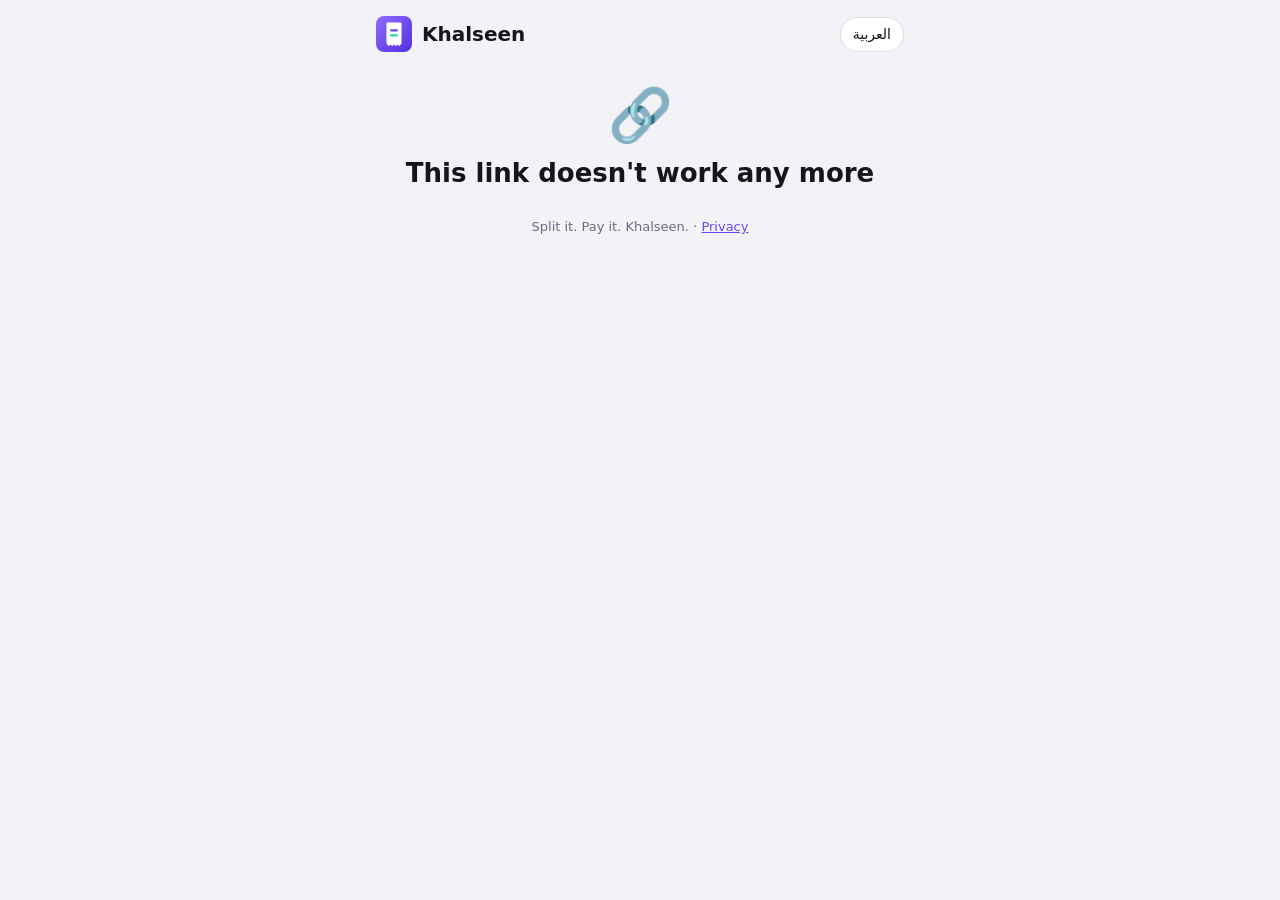
<file: g.html>
<!doctype html>
<html lang="en">
<head>
  <meta charset="utf-8">
  <meta name="viewport" content="width=device-width, initial-scale=1, viewport-fit=cover">
  <title>Khalseen · Guess the check</title>
  <meta name="description" content="Guess the check with your friends. The closest guess wins.">
  <meta name="robots" content="noindex">
  <link rel="icon" href="icon.png">
  <style>
    :root {
      --bg: #f2f2f7; --card: #ffffff; --alt: #eaeaf1; --text: #15151d; --muted: #6b6b80; --border: #dcdce5;
      --primary: #6a48f5; --primary-soft: rgba(106, 72, 245, 0.12); --on-primary: #ffffff;
      --green: #0f9f74; --red: #e0435b; --yellow-soft: rgba(185, 125, 0, 0.12);
    }
    @media (prefers-color-scheme: dark) {
      :root {
        --bg: #0b0b10; --card: #15151d; --alt: #1e1e29; --text: #f5f5f7; --muted: #8c8ca1; --border: #272734;
        --primary: #7c5cff; --primary-soft: rgba(124, 92, 255, 0.16); --green: #2ed3a0; --red: #ff6b81; --yellow-soft: rgba(255, 200, 87, 0.14);
      }
    }
    * { box-sizing: border-box; }
    html, body { margin: 0; background: var(--bg); color: var(--text); }
    body { font: 16px/1.5 system-ui, -apple-system, "Segoe UI", Roboto, "Noto Sans Arabic", Tahoma, sans-serif; -webkit-tap-highlight-color: transparent; }
    main { max-width: 560px; margin: 0 auto; padding: 16px 16px 64px; }
    .top { display: flex; align-items: center; gap: 10px; }
    .top .brand { font-weight: 900; font-size: 20px; flex: 1; }
    .lang { border: 1px solid var(--border); background: var(--card); color: var(--text); border-radius: 999px; padding: 6px 12px; font: inherit; font-size: 14px; }
    .hero { text-align: center; margin: 24px 0 16px; }
    .hero .emoji { font-size: 52px; }
    .hero h1 { margin: 4px 0; font-size: 26px; line-height: 1.2; }
    .muted { color: var(--muted); }
    .small { font-size: 13px; color: var(--muted); }
    .card { background: var(--card); border-radius: 20px; padding: 16px; margin: 12px 0; }
    .card h2 { margin: 0 0 8px; font-size: 17px; }
    .chips { display: flex; flex-wrap: wrap; gap: 8px; }
    .chip { border: 0; border-radius: 999px; padding: 8px 14px; background: var(--alt); color: var(--text); font: inherit; font-weight: 700; cursor: pointer; }
    .chip.on { background: var(--primary); color: var(--on-primary); }
    .chip:disabled { opacity: 0.45; cursor: default; }
    input { width: 100%; margin-top: 10px; padding: 14px; border-radius: 14px; border: 1px solid var(--border); background: var(--alt); color: var(--text); font: inherit; }
    input.big { font-size: 28px; font-weight: 800; text-align: center; }
    .btn { width: 100%; margin-top: 12px; border: 0; border-radius: 18px; padding: 16px; font: inherit; font-weight: 800; font-size: 17px; background: var(--primary); color: var(--on-primary); cursor: pointer; }
    .btn:disabled { opacity: 0.6; }
    .row { display: flex; align-items: center; gap: 10px; padding: 10px 0; border-top: 1px solid var(--border); }
    .row:first-of-type { border-top: 0; }
    .row .name { flex: 1; font-weight: 700; }
    .ok { color: var(--green); font-weight: 700; text-align: center; }
    .err { color: var(--red); font-weight: 700; text-align: center; }
    .prize { background: var(--yellow-soft); font-weight: 700; text-align: center; }
    .center { text-align: center; }
    footer { text-align: center; margin-top: 28px; }
    footer a { color: var(--primary); }
  </style>
</head>
<body>
<main id="app"><p class="center muted" style="margin-top:80px">…</p></main>

<script>
// Khalseen: Guess the check from a link. Works in any browser, no app or account needed.
// It opens only for guests in the game: they type their phone number, and the server checks it.
// Guesses stay secret until the check is revealed.
const SUPABASE_URL = 'https://pzritawmzwpkufizkjlg.supabase.co';
const SUPABASE_KEY = 'sb_publishable_3amcx0iubPsUS-xce247TA_drHa_ec_'; // the public key (the same one inside the app)
const TOKEN = location.hash.slice(1);

const TEXTS = {
  en: {
    brand: 'Khalseen', switchTo: 'العربية', intro: '{name} started a game. Guess the total before the check arrives. The closest guess wins!',
    phoneTitle: 'Enter your phone number', phoneHint: 'This game opens only for the people in it.', open: 'Join the game',
    notInGame: "{number} isn't in this game. Try another number, or ask {name} to add you.",
    hi: 'Hi {name} 👋', notYou: 'Not you?', guess: 'Your guess ({cur})', lock: 'Lock my guess',
    locked: 'Locked! You can change it until the check is revealed.', secret: 'Nobody sees your guess until the reveal.',
    guessed: '{n} of {total} guessed', enterGuess: 'Enter a number',
    won: '{name} won! 🏆', real: 'The real check was {amount}', exact: 'Exact! 🎯', off: 'off by {amount}', noGuess: 'no guess',
    free: '{name} pays nothing this time 🎁', congrats: 'Congratulate {name} 🎉', expired: "This link doesn't work any more",
    tagline: 'Split it. Pay it. Khalseen.', privacy: 'Privacy',
  },
  ar: {
    brand: 'خالصين', switchTo: 'English', intro: '{name} بدأ لعبة. خمّن الحساب كله قبل ما ييجي. الأقرب يكسب!',
    phoneTitle: 'اكتب رقم موبايلك', phoneHint: 'اللعبة دي بتفتح بس للي فيها.', open: 'ادخل اللعبة',
    notInGame: 'الرقم {number} مش في اللعبة. جرّب رقم تاني، أو اطلب من {name} يضيفك.',
    hi: 'أهلاً {name} 👋', notYou: 'مش انت؟', guess: 'تخمينك ({cur})', lock: 'ثبّت تخميني',
    locked: 'اتثبّت! تقدر تغيّره لحد ما الحساب يتكشف.', secret: 'محدش هيشوف تخمينك لحد ما الحساب يتكشف.',
    guessed: 'خمّن {n} من {total}', enterGuess: 'اكتب رقم',
    won: '{name} كسب! 🏆', real: 'الحساب الحقيقي كان {amount}', exact: 'بالظبط! 🎯', off: 'فرق {amount}', noGuess: 'مخمّنش',
    free: '{name} مش هيدفع حاجة المرة دي 🎁', congrats: 'باركوا لـ {name} 🎉', expired: 'اللينك ده مبقاش شغال',
    tagline: 'قسّمها، ادفعها، وخالصين.', privacy: 'الخصوصية',
  },
  fr: {
    brand: 'Khalseen', switchTo: 'العربية', intro: "{name} a lancé une partie. Devine le total avant l'arrivée de l'addition. Le plus proche gagne !",
    phoneTitle: 'Entre ton numéro de téléphone', phoneHint: "Ce jeu s'ouvre seulement pour les joueurs.", open: 'Rejoindre la partie',
    notInGame: "{number} n'est pas dans la partie. Essaie un autre numéro ou demande à {name} de t'ajouter.",
    hi: 'Salut {name} 👋', notYou: 'Pas toi ?', guess: 'Ta réponse ({cur})', lock: 'Valider ma réponse',
    locked: "Validé ! Tu peux la changer jusqu'à la révélation.", secret: 'Personne ne voit ta réponse avant la révélation.',
    guessed: '{n} sur {total} ont deviné', enterGuess: 'Entre un nombre',
    won: '{name} a gagné ! 🏆', real: "L'addition était de {amount}", exact: 'Exact ! 🎯', off: 'à {amount} près', noGuess: 'pas de réponse',
    free: '{name} ne paie rien cette fois 🎁', congrats: 'Félicitez {name} 🎉', expired: 'Ce lien ne fonctionne plus',
    tagline: 'Partage. Paie. Khalseen.', privacy: 'Confidentialité',
  },
  de: {
    brand: 'Khalseen', switchTo: 'العربية', intro: '{name} hat ein Spiel gestartet. Rate die Summe, bevor die Rechnung kommt. Wer am nächsten dran ist, gewinnt!',
    phoneTitle: 'Gib deine Handynummer ein', phoneHint: 'Dieses Spiel öffnet sich nur für die Mitspieler.', open: 'Mitspielen',
    notInGame: '{number} ist nicht im Spiel. Versuch eine andere Nummer oder bitte {name}, dich hinzuzufügen.',
    hi: 'Hallo {name} 👋', notYou: 'Nicht du?', guess: 'Dein Tipp ({cur})', lock: 'Tipp festlegen',
    locked: 'Festgelegt! Du kannst ihn bis zur Auflösung ändern.', secret: 'Niemand sieht deinen Tipp vor der Auflösung.',
    guessed: '{n} von {total} haben getippt', enterGuess: 'Gib eine Zahl ein',
    won: '{name} hat gewonnen! 🏆', real: 'Die Rechnung war {amount}', exact: 'Genau! 🎯', off: '{amount} daneben', noGuess: 'kein Tipp',
    free: '{name} zahlt diesmal nichts 🎁', congrats: 'Gratuliert {name} 🎉', expired: 'Dieser Link funktioniert nicht mehr',
    tagline: 'Teilen. Zahlen. Khalseen.', privacy: 'Datenschutz',
  },
};

const store = {
  get(k) { try { return localStorage.getItem(k); } catch { return null; } },
  set(k, v) { try { localStorage.setItem(k, v); } catch {} },
};
let lang = store.get('lang') || (navigator.language || 'en').slice(0, 2);
if (!TEXTS[lang]) lang = 'en';
const tr = (key, vars = {}) => Object.entries(vars).reduce((s, [k, v]) => s.split(`{${k}}`).join(String(v)), TEXTS[lang][key]);
const esc = (s) => String(s ?? '').replace(/[&<>"']/g, (c) => ({ '&': '&amp;', '<': '&lt;', '>': '&gt;', '"': '&quot;', "'": '&#39;' }[c]));
const money = (n, cur) => `${Number(n).toLocaleString(lang === 'ar' ? 'ar-EG' : 'en-US', { maximumFractionDigits: 2 })} ${lang === 'ar' && cur === 'EGP' ? 'ج.م' : cur}`;

async function rpc(name, args) {
  const res = await fetch(`${SUPABASE_URL}/rest/v1/rpc/${name}`, {
    method: 'POST',
    headers: { apikey: SUPABASE_KEY, 'Content-Type': 'application/json' },
    body: JSON.stringify(args),
    signal: AbortSignal.timeout(20000),
  });
  const data = await res.json().catch(() => null);
  if (!res.ok) throw new Error((data && data.message) || 'Something went wrong');
  return data;
}

let g = null;
let phone = store.get('phone:' + TOKEN) || '';
let guessText = '';
let lastTried = ''; // the last number that wasn't in the game
let note = '';
let busy = false;
const app = document.getElementById('app');

function applyDir() {
  document.documentElement.lang = lang;
  document.documentElement.dir = lang === 'ar' ? 'rtl' : 'ltr';
}

function header() {
  return `<div class="top">
    <svg width="36" height="36" viewBox="0 0 100 100" aria-hidden="true"><defs><linearGradient id="g" x1="0" y1="0" x2="1" y2="1"><stop offset="0" stop-color="#8E6BFF"/><stop offset="1" stop-color="#5530E0"/></linearGradient></defs><rect width="100" height="100" rx="22.5" fill="url(#g)"/><path d="M31 20 H69 V76 L64.25 81 L59.5 76 L54.75 81 L50 76 L45.25 81 L40.5 76 L35.75 81 L31 76 Z" fill="#fff" stroke="#fff" stroke-width="4" stroke-linejoin="round"/><rect x="39" y="37" width="22" height="6" rx="3" fill="#6A48F5"/><rect x="39" y="51" width="22" height="6" rx="3" fill="#2ED3A0"/></svg>
    <div class="brand">${esc(tr('brand'))}</div>
    <button class="lang" id="lang">${esc(tr('switchTo'))}</button>
  </div>`;
}
const footer = () => `<footer class="small">${esc(tr('tagline'))} · <a href="privacy.html">${esc(tr('privacy'))}</a></footer>`;

async function load() {
  if (!TOKEN) return expired();
  try {
    g = await rpc('game_public', { p_token: TOKEN, p_phone: phone || null });
    if (!g.needs_phone && !guessText && g.my_guess != null) guessText = String(Number(g.my_guess));
    render();
  } catch {
    expired();
  }
}

function expired() {
  app.innerHTML = `${header()}<div class="hero"><div class="emoji">🔗</div><h1>${esc(tr('expired'))}</h1></div>${footer()}`;
  bind();
}

function render() {
  applyDir();
  let html = header();
  if (g.needs_phone) {
    html += `<div class="hero"><div class="emoji">🎯</div><h1>${esc(g.title)}</h1><div class="muted">${esc(tr('intro', { name: g.creator }))}</div></div>`;
    html += `<div class="card"><h2>${esc(tr('phoneTitle'))}</h2><div class="small">${esc(tr('phoneHint'))}</div>
      <input type="tel" id="phone" inputmode="tel" autocomplete="tel" placeholder="01xxxxxxxxx" value="${esc(phone)}">
      <button class="btn" id="open" ${busy ? 'disabled' : ''}>${esc(tr('open'))}</button></div>`;
    if (lastTried) html += `<p class="err">${esc(tr('notInGame', { number: lastTried, name: g.creator }))}</p>`;
  } else {
    const me = g.players.find((p) => p.id === g.me);
    html += `<div class="card" style="display:flex;align-items:center;gap:10px"><b style="flex:1">${esc(tr('hi', { name: me ? me.name : '' }))}</b><button class="chip" id="change">${esc(tr('notYou'))}</button></div>`;
    if (g.status === 'revealed') {
      const winners = g.players.filter((p) => p.winner).map((p) => p.name).join(' & ');
      const ranked = [...g.players].sort((a, b) => (a.guess == null) - (b.guess == null) || Math.abs(a.guess - g.actual) - Math.abs(b.guess - g.actual));
      html += `<div class="hero"><div class="emoji">🏆</div><h1>${esc(tr('won', { name: winners }))}</h1><div class="muted">${esc(tr('real', { amount: money(g.actual, g.currency) }))}</div></div>`;
      html += `<div class="card prize">${esc(g.reward === 'free' ? tr('free', { name: winners }) : tr('congrats', { name: winners }))}</div>`;
      html += `<div class="card">${ranked.map((p, i) => {
        const off = p.guess == null ? null : Math.abs(p.guess - g.actual);
        return `<div class="row"><b>${p.winner ? '🥇' : p.guess == null ? '–' : i + 1}</b><div class="name">${esc(p.name)}<div class="small">${esc(off == null ? tr('noGuess') : off === 0 ? tr('exact') : tr('off', { amount: money(off, g.currency) }))}</div></div><b>${p.guess == null ? '' : esc(money(p.guess, g.currency))}</b></div>`;
      }).join('')}</div>`;
    } else {
      const guessed = g.players.filter((p) => p.has_guess).length;
      html += `<div class="hero"><div class="emoji">🎯</div><h1>${esc(g.title)}</h1><div class="muted">${esc(tr('intro', { name: g.creator }))}</div>
        <div class="small" style="margin-top:6px">${esc(tr('guessed', { n: guessed, total: g.players.length }))}</div></div>`;
      html += `<div class="card"><h2>${esc(tr('guess', { cur: g.currency }))}</h2>
        <input class="big" id="guess" inputmode="decimal" placeholder="0" value="${esc(guessText)}">
        <div class="small" style="margin-top:8px">${esc(tr('secret'))}</div>
        <button class="btn" id="lock" ${busy ? 'disabled' : ''}>${esc(tr('lock'))}</button></div>`;
      html += `<div class="card">${g.players.map((p) => `<div class="row"><div class="name">${esc(p.name)}</div><span>${p.has_guess ? '✓' : '…'}</span></div>`).join('')}</div>`;
    }
  }
  if (note) html += `<p class="${note.startsWith('!') ? 'err' : 'ok'}">${esc(note.replace(/^!/, ''))}</p>`;
  html += footer();
  app.innerHTML = html;
  bind();
}

function bind() {
  document.getElementById('lang').onclick = () => {
    lang = lang === 'ar' ? 'en' : 'ar';
    store.set('lang', lang);
    applyDir();
    g ? render() : expired();
  };
  const phoneInput = document.getElementById('phone');
  if (phoneInput) {
    phoneInput.oninput = (e) => (phone = e.target.value);
    // Only react to Enter (returning false here would block every other key, digits included)
    phoneInput.onkeydown = (e) => {
      if (e.key === 'Enter') join();
    };
    document.getElementById('open').onclick = join;
  }
  const change = document.getElementById('change');
  if (change) change.onclick = () => {
    phone = '';
    guessText = '';
    note = '';
    store.set('phone:' + TOKEN, '');
    load();
  };
  const guess = document.getElementById('guess');
  if (guess) guess.oninput = (e) => (guessText = e.target.value);
  const lock = document.getElementById('lock');
  if (lock) lock.onclick = submit;
}

async function join() {
  const tried = phone.trim();
  if (!tried) return;
  busy = true;
  render();
  try {
    g = await rpc('game_public', { p_token: TOKEN, p_phone: tried });
    if (!g.needs_phone) {
      store.set('phone:' + TOKEN, tried);
      lastTried = '';
      if (g.my_guess != null) guessText = String(Number(g.my_guess));
    } else {
      // Not in the game: empty the box so the next number can be typed straight away
      lastTried = tried;
      phone = '';
    }
  } catch {
    return expired();
  }
  busy = false;
  render();
  if (g.needs_phone) document.getElementById('phone')?.focus();
}

async function submit() {
  const value = Number(String(guessText).replace(/[^\d.]/g, ''));
  if (!guessText.trim() || !(value >= 0)) { note = '!' + tr('enterGuess'); return render(); }
  busy = true;
  render();
  try {
    await rpc('guess_public', { p_token: TOKEN, p_phone: phone, p_guess: value });
    note = tr('locked');
    g = await rpc('game_public', { p_token: TOKEN, p_phone: phone });
  } catch (e) {
    note = '!' + e.message;
  }
  busy = false;
  render();
}

// The reveal shows up by itself while the page is open
setInterval(async () => {
  if (!g || g.needs_phone || g.status !== 'open' || busy || document.activeElement?.tagName === 'INPUT') return;
  try { g = await rpc('game_public', { p_token: TOKEN, p_phone: phone }); render(); } catch {}
}, 6000);

applyDir();
load();
</script>
</body>
</html>
</file>
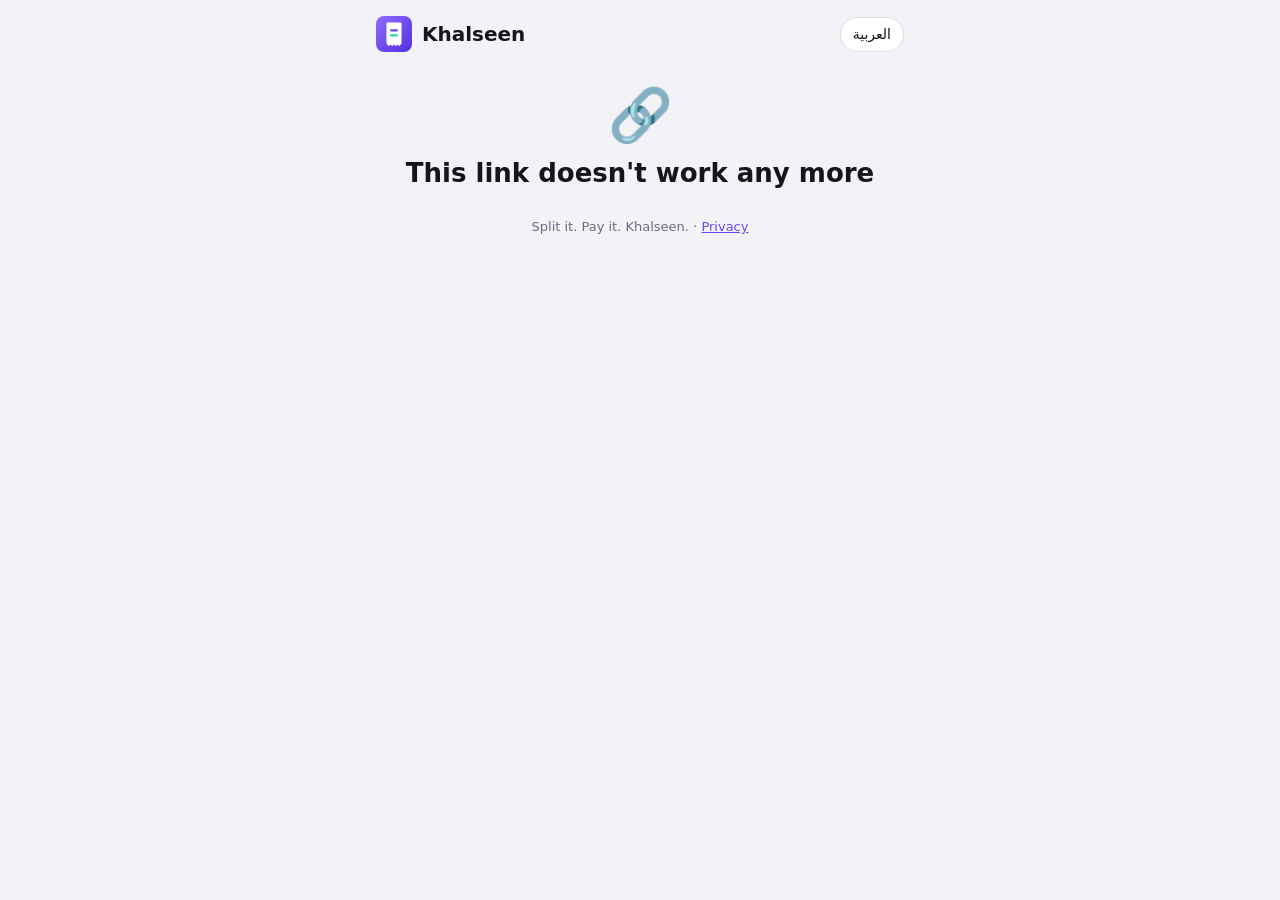
<file: game.html>
<!doctype html>
<html lang="en">
<head>
  <meta charset="utf-8">
  <meta name="viewport" content="width=device-width, initial-scale=1">
  <title>Khalseen · Guess the check</title>
  <link rel="icon" href="icon.png">
</head>
<body>
<!-- The old address of this page: links sent before the short ones keep working -->
<script>location.replace('g.html' + location.hash);</script>
<noscript><a href="g.html">Khalseen</a></noscript>
</body>
</html>
</file>
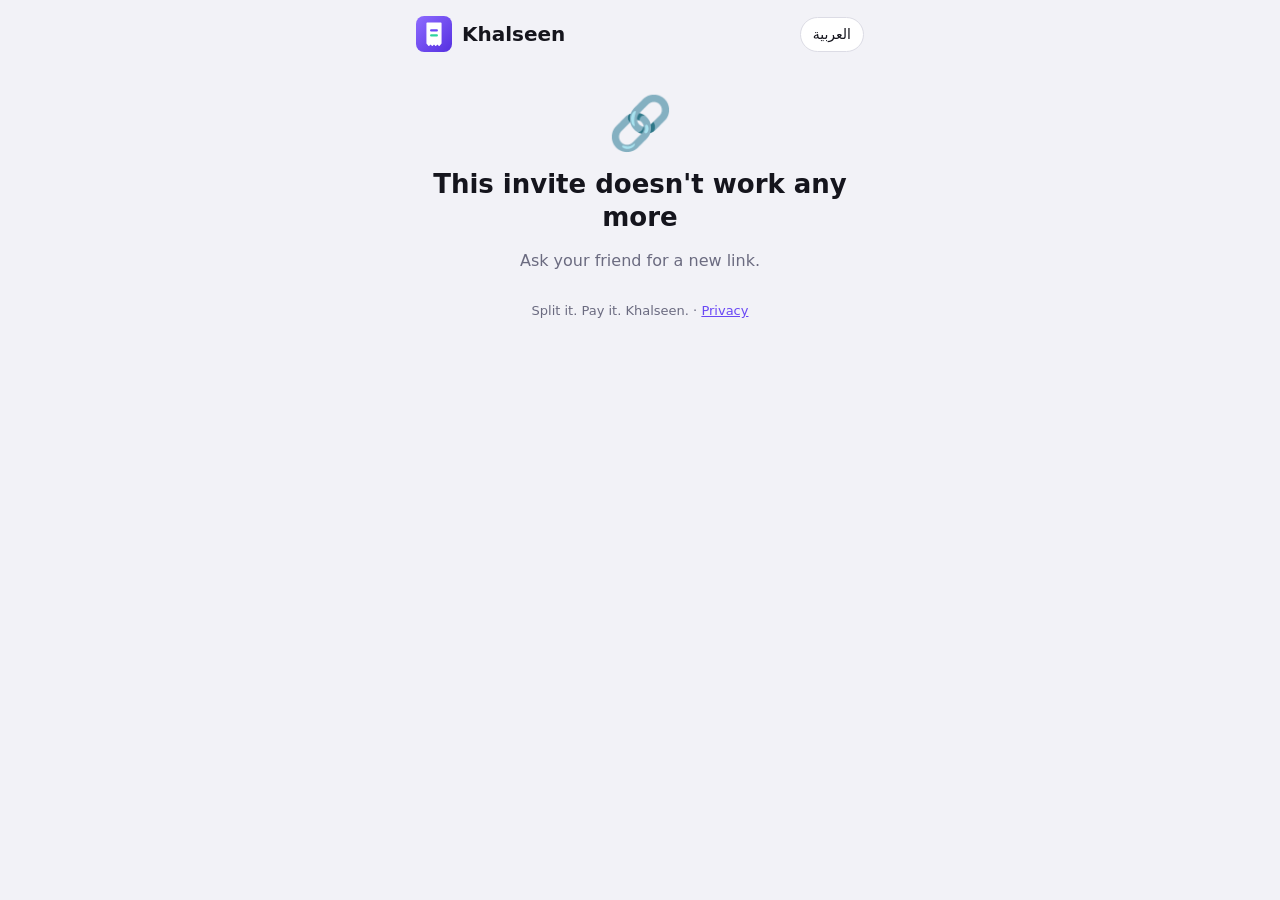
<file: j.html>
<!doctype html>
<html lang="en">
<head>
  <meta charset="utf-8">
  <meta name="viewport" content="width=device-width, initial-scale=1, viewport-fit=cover">
  <title>Khalseen · Join the group</title>
  <meta name="description" content="You're invited to a group on Khalseen: split bills with friends.">
  <meta name="robots" content="noindex">
  <link rel="icon" href="icon.png">
  <style>
    :root { --bg: #f2f2f7; --card: #ffffff; --alt: #eaeaf1; --text: #15151d; --muted: #6b6b80; --border: #dcdce5; --primary: #6a48f5; --on-primary: #ffffff; }
    @media (prefers-color-scheme: dark) {
      :root { --bg: #0b0b10; --card: #15151d; --alt: #1e1e29; --text: #f5f5f7; --muted: #8c8ca1; --border: #272734; --primary: #7c5cff; }
    }
    * { box-sizing: border-box; }
    html, body { margin: 0; background: var(--bg); color: var(--text); }
    body { font: 16px/1.5 system-ui, -apple-system, "Segoe UI", Roboto, "Noto Sans Arabic", Tahoma, sans-serif; }
    main { max-width: 480px; margin: 0 auto; padding: 16px 16px 48px; }
    .top { display: flex; align-items: center; gap: 10px; }
    .top .brand { font-weight: 900; font-size: 20px; flex: 1; }
    .lang { border: 1px solid var(--border); background: var(--card); color: var(--text); border-radius: 999px; padding: 6px 12px; font: inherit; font-size: 14px; }
    .hero { text-align: center; margin: 32px 0 16px; }
    .hero .emoji { font-size: 52px; }
    .hero h1 { margin: 6px 0; font-size: 26px; line-height: 1.25; }
    .muted { color: var(--muted); }
    .card { background: var(--card); border-radius: 20px; padding: 16px; margin: 12px 0; text-align: center; }
    .code { font-size: 28px; font-weight: 900; letter-spacing: 4px; }
    .btn { display: block; width: 100%; border: 0; border-radius: 18px; padding: 16px; font: inherit; font-weight: 800; font-size: 17px; background: var(--primary); color: var(--on-primary); text-align: center; text-decoration: none; margin-top: 10px; }
    .btn.secondary { background: var(--alt); color: var(--text); }
    footer { text-align: center; margin-top: 28px; font-size: 13px; color: var(--muted); }
    footer a { color: var(--primary); }
  </style>
</head>
<body>
<main id="app"><p class="muted" style="text-align:center;margin-top:80px">…</p></main>
<script>
// Khalseen: a group invite. Shows which group it is and opens it in the app.
const SUPABASE_URL = 'https://pzritawmzwpkufizkjlg.supabase.co';
const SUPABASE_KEY = 'sb_publishable_3amcx0iubPsUS-xce247TA_drHa_ec_'; // the public key (the same one inside the app)
const ANDROID_PACKAGE = 'com.khalseen.app';
const CODE = location.hash.slice(1).toUpperCase();

const TEXTS = {
  en: {
    brand: 'Khalseen', switchTo: 'العربية', invited: "You're invited to join", members: '{n} members', open: 'Open in Khalseen',
    get: "Don't have Khalseen? Get the app", orCode: 'Or open Khalseen → Groups → Join, and enter this code:',
    notFound: "This invite doesn't work any more", notFoundHint: 'Ask your friend for a new link.', tagline: 'Split it. Pay it. Khalseen.', privacy: 'Privacy',
  },
  ar: {
    brand: 'خالصين', switchTo: 'English', invited: 'معزوم تنضم لـ', members: '{n} أعضاء', open: 'افتح في خالصين',
    get: 'معندكش خالصين؟ نزّل التطبيق', orCode: 'أو افتح خالصين ← المجموعات ← انضمام، واكتب الكود ده:',
    notFound: 'الدعوة دي مبقتش شغالة', notFoundHint: 'اطلب من صاحبك لينك جديد.', tagline: 'قسّمها، ادفعها، وخالصين.', privacy: 'الخصوصية',
  },
  fr: {
    brand: 'Khalseen', switchTo: 'العربية', invited: 'Tu es invité à rejoindre', members: '{n} membres', open: 'Ouvrir dans Khalseen',
    get: "Pas encore Khalseen ? Télécharge l'app", orCode: 'Ou ouvre Khalseen → Groupes → Rejoindre, et entre ce code :',
    notFound: 'Cette invitation ne fonctionne plus', notFoundHint: 'Demande un nouveau lien à ton ami.', tagline: 'Partage. Paie. Khalseen.', privacy: 'Confidentialité',
  },
  de: {
    brand: 'Khalseen', switchTo: 'العربية', invited: 'Du bist eingeladen in', members: '{n} Mitglieder', open: 'In Khalseen öffnen',
    get: 'Noch kein Khalseen? App holen', orCode: 'Oder öffne Khalseen → Gruppen → Beitreten und gib diesen Code ein:',
    notFound: 'Diese Einladung funktioniert nicht mehr', notFoundHint: 'Bitte deinen Freund um einen neuen Link.', tagline: 'Teilen. Zahlen. Khalseen.', privacy: 'Datenschutz',
  },
};

const store = {
  get(k) { try { return localStorage.getItem(k); } catch { return null; } },
  set(k, v) { try { localStorage.setItem(k, v); } catch {} },
};
let lang = store.get('lang') || (navigator.language || 'en').slice(0, 2);
if (!TEXTS[lang]) lang = 'en';
const tr = (key, vars = {}) => Object.entries(vars).reduce((s, [k, v]) => s.split(`{${k}}`).join(String(v)), TEXTS[lang][key]);
const esc = (s) => String(s ?? '').replace(/[&<>"']/g, (c) => ({ '&': '&amp;', '<': '&lt;', '>': '&gt;', '"': '&quot;', "'": '&#39;' }[c]));
const app = document.getElementById('app');
let group = null;

// Android opens the app straight away (or the download page if it isn't installed)
function openLink() {
  const fallback = new URL('app.html', location.href).href;
  if (/Android/i.test(navigator.userAgent)) {
    return `intent://join/${encodeURIComponent(CODE)}#Intent;scheme=khalseen;package=${ANDROID_PACKAGE};S.browser_fallback_url=${encodeURIComponent(fallback)};end`;
  }
  return `khalseen://join/${encodeURIComponent(CODE)}`;
}

function header() {
  return `<div class="top">
    <svg width="36" height="36" viewBox="0 0 100 100" aria-hidden="true"><defs><linearGradient id="g" x1="0" y1="0" x2="1" y2="1"><stop offset="0" stop-color="#8E6BFF"/><stop offset="1" stop-color="#5530E0"/></linearGradient></defs><rect width="100" height="100" rx="22.5" fill="url(#g)"/><path d="M31 20 H69 V76 L64.25 81 L59.5 76 L54.75 81 L50 76 L45.25 81 L40.5 76 L35.75 81 L31 76 Z" fill="#fff" stroke="#fff" stroke-width="4" stroke-linejoin="round"/><rect x="39" y="37" width="22" height="6" rx="3" fill="#6A48F5"/><rect x="39" y="51" width="22" height="6" rx="3" fill="#2ED3A0"/></svg>
    <div class="brand">${esc(tr('brand'))}</div>
    <button class="lang" id="lang">${esc(tr('switchTo'))}</button>
  </div>`;
}

function render() {
  document.documentElement.lang = lang;
  document.documentElement.dir = lang === 'ar' ? 'rtl' : 'ltr';
  let html = header();
  if (!group) {
    html += `<div class="hero"><div class="emoji">🔗</div><h1>${esc(tr('notFound'))}</h1><p class="muted">${esc(tr('notFoundHint'))}</p></div>`;
  } else {
    html += `<div class="hero"><div class="emoji">👥</div><div class="muted">${esc(tr('invited'))}</div><h1>${esc(group.name)}</h1><div class="muted">${esc(tr('members', { n: group.members }))}</div></div>`;
    html += `<a class="btn" id="open" href="${esc(openLink())}">${esc(tr('open'))}</a>`;
    html += `<a class="btn secondary" href="app.html">${esc(tr('get'))}</a>`;
    html += `<div class="card"><div class="muted">${esc(tr('orCode'))}</div><div class="code">${esc(CODE)}</div></div>`;
  }
  html += `<footer>${esc(tr('tagline'))} · <a href="privacy.html">${esc(tr('privacy'))}</a></footer>`;
  app.innerHTML = html;
  document.getElementById('lang').onclick = () => {
    lang = lang === 'ar' ? 'en' : 'ar';
    store.set('lang', lang);
    render();
  };
}

async function load() {
  try {
    const res = await fetch(`${SUPABASE_URL}/rest/v1/rpc/group_invite_info`, {
      method: 'POST',
      headers: { apikey: SUPABASE_KEY, 'Content-Type': 'application/json' },
      body: JSON.stringify({ p_code: CODE }),
      signal: AbortSignal.timeout(20000),
    });
    group = res.ok ? await res.json() : null;
  } catch {
    group = null;
  }
  render();
}

load();
</script>
</body>
</html>
</file>
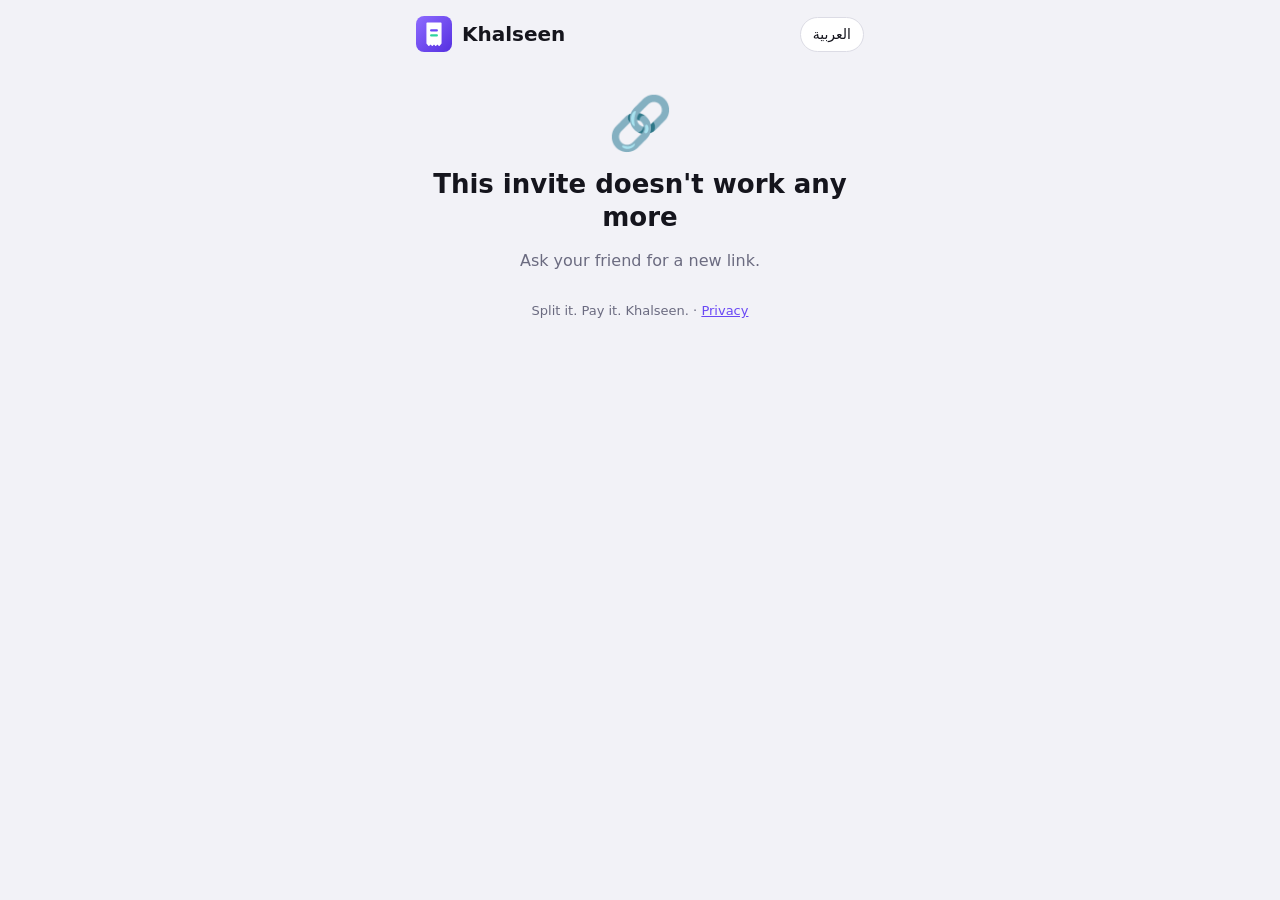
<file: join.html>
<!doctype html>
<html lang="en">
<head>
  <meta charset="utf-8">
  <meta name="viewport" content="width=device-width, initial-scale=1">
  <title>Khalseen · Join a group</title>
  <link rel="icon" href="icon.png">
</head>
<body>
<!-- The old address of this page: links sent before the short ones keep working -->
<script>location.replace('j.html' + location.hash);</script>
<noscript><a href="j.html">Khalseen</a></noscript>
</body>
</html>
</file>
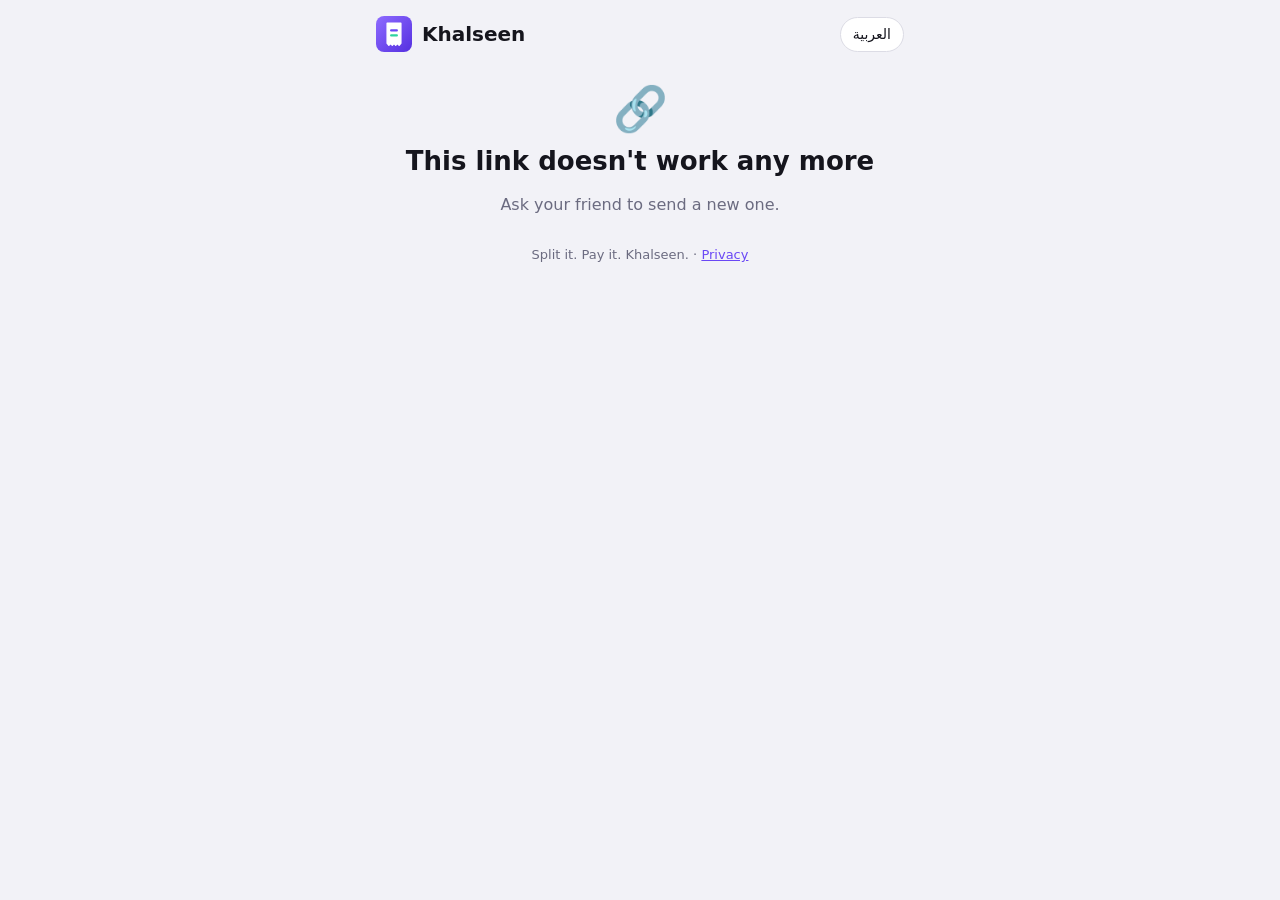
<file: o.html>
<!doctype html>
<html lang="en">
<head>
  <meta charset="utf-8">
  <meta name="viewport" content="width=device-width, initial-scale=1, viewport-fit=cover">
  <title>Khalseen · Collect the order</title>
  <meta name="description" content="Add what you want to the order. Khalseen splits the bill later.">
  <meta name="robots" content="noindex">
  <link rel="icon" href="icon.png">
  <style>
    :root {
      --bg: #f2f2f7; --card: #ffffff; --alt: #eaeaf1; --text: #15151d; --muted: #6b6b80; --border: #dcdce5;
      --primary: #6a48f5; --primary-soft: rgba(106, 72, 245, 0.12); --on-primary: #ffffff;
      --green: #0f9f74; --green-soft: rgba(15, 159, 116, 0.12); --red: #e0435b; --yellow: #b97d00;
    }
    @media (prefers-color-scheme: dark) {
      :root {
        --bg: #0b0b10; --card: #15151d; --alt: #1e1e29; --text: #f5f5f7; --muted: #8c8ca1; --border: #272734;
        --primary: #7c5cff; --primary-soft: rgba(124, 92, 255, 0.16);
        --green: #2ed3a0; --green-soft: rgba(46, 211, 160, 0.14); --red: #ff6b81; --yellow: #ffc857;
      }
    }
    * { box-sizing: border-box; }
    html, body { margin: 0; background: var(--bg); color: var(--text); }
    body { font: 16px/1.5 system-ui, -apple-system, "Segoe UI", Roboto, "Noto Sans Arabic", Tahoma, sans-serif; -webkit-tap-highlight-color: transparent; }
    main { max-width: 560px; margin: 0 auto; padding: 16px 16px 120px; }
    .top { display: flex; align-items: center; gap: 10px; }
    .top .brand { font-weight: 900; font-size: 20px; flex: 1; }
    .lang { border: 1px solid var(--border); background: var(--card); color: var(--text); border-radius: 999px; padding: 6px 12px; font: inherit; font-size: 14px; }
    .hero { text-align: center; margin: 24px 0 16px; }
    .hero .emoji { font-size: 44px; }
    .hero h1 { margin: 4px 0; font-size: 26px; line-height: 1.2; }
    .muted { color: var(--muted); }
    .small { font-size: 13px; color: var(--muted); }
    .card { background: var(--card); border-radius: 20px; padding: 16px; margin: 12px 0; }
    .card h2 { margin: 0 0 8px; font-size: 17px; }
    .chips { display: flex; flex-wrap: wrap; gap: 8px; }
    .chip { display: inline-flex; align-items: center; gap: 6px; border: 0; border-radius: 999px; padding: 8px 14px; background: var(--alt); color: var(--text); font: inherit; font-weight: 700; cursor: pointer; }
    .chip.on { background: var(--primary); color: var(--on-primary); }
    .chip .tick { font-size: 12px; opacity: 0.8; }
    input[type=text], input[type=tel] { width: 100%; margin-top: 10px; padding: 14px; border-radius: 14px; border: 1px solid var(--border); background: var(--alt); color: var(--text); font: inherit; }
    .item { display: flex; align-items: center; gap: 10px; padding: 12px 0; border-top: 1px solid var(--border); }
    .item:first-of-type { border-top: 0; }
    .item .info { flex: 1; min-width: 0; }
    .item .name { font-weight: 700; overflow-wrap: anywhere; }
    .qty { color: var(--primary); }
    .stepper { display: flex; align-items: center; gap: 4px; }
    .stepper button, .check { width: 40px; height: 40px; border-radius: 20px; border: 0; background: var(--primary-soft); color: var(--primary); font-size: 22px; font-weight: 700; cursor: pointer; display: inline-flex; align-items: center; justify-content: center; }
    .stepper button:disabled { background: var(--alt); color: var(--muted); cursor: default; }
    .stepper .n { min-width: 28px; text-align: center; font-weight: 800; font-size: 17px; }
    .check { border: 2px solid var(--border); background: transparent; color: transparent; font-size: 18px; }
    .check.on { background: var(--primary); border-color: var(--primary); color: var(--on-primary); }
    .total { background: var(--primary-soft); }
    .total b { font-size: 17px; }
    .bar { position: fixed; left: 0; right: 0; bottom: 0; padding: 12px 16px calc(12px + env(safe-area-inset-bottom)); background: linear-gradient(transparent, var(--bg) 30%); }
    .bar .inner { max-width: 560px; margin: 0 auto; }
    .btn { width: 100%; border: 0; border-radius: 18px; padding: 16px; font: inherit; font-weight: 800; font-size: 17px; background: var(--primary); color: var(--on-primary); cursor: pointer; }
    .btn:disabled { opacity: 0.6; }
    .btn.ghost { background: transparent; color: var(--primary); font-weight: 700; font-size: 15px; padding: 10px; }
    .ok { color: var(--green); font-weight: 700; text-align: center; }
    .err { color: var(--red); font-weight: 700; text-align: center; }
    .pay { font-size: 22px; font-weight: 800; color: var(--red); text-align: center; margin: 6px 0; }
    .even { font-size: 22px; font-weight: 800; color: var(--green); text-align: center; }
    .ways { display: flex; flex-direction: column; gap: 8px; margin: 8px 0 14px; }
    .way { display: flex; align-items: center; gap: 10px; background: var(--alt); border-radius: 14px; padding: 10px 12px; text-align: start; }
    .way .v { flex: 1; font-weight: 700; word-break: break-all; }
    .paybtn { display: block; background: var(--primary); color: var(--on-primary); text-decoration: none; border-radius: 999px; padding: 13px; font-weight: 800; text-align: center; }
    .center { text-align: center; }
    footer { text-align: center; margin-top: 28px; }
    footer a { color: var(--primary); }
  </style>
</head>
<body>
<main id="app"><p class="center muted" style="margin-top:80px">…</p></main>
<div class="bar" id="bar" hidden><div class="inner" id="barInner"></div></div>

<script>
// Khalseen: "collect the order" link. Before the bill comes, everyone adds what they want.
// Works in any browser, no app or account needed. It opens only for people on the bill: they type
// their phone number, and the server checks it.
const SUPABASE_URL = 'https://pzritawmzwpkufizkjlg.supabase.co';
const SUPABASE_KEY = 'sb_publishable_3amcx0iubPsUS-xce247TA_drHa_ec_'; // the public key (the same one inside the app)
const TOKEN = location.hash.slice(1);

const TEXTS = {
  en: {
    tapToAdd: 'Same as someone else? Tap it:', brand: 'Khalseen', switchTo: 'العربية', intro: '{name} is collecting the order. Add what you want.',
    phoneTitle: 'Enter your phone number', phoneHint: 'This order opens only for the people in it.', open: 'Open the order',
    notOnBill: "{number} isn't on this order. Try another number, or ask {name} to add you.", hi: 'Hi {name} 👋', notYou: 'Not you?',
    your: 'What do you want?', placeholder: 'e.g. Koshari, large', add: 'Add', everyone: 'The whole order', none: 'Nothing yet',
    send: 'Send my order', sent: 'Sent! {name} sees your order. You can still change it.', closed: 'The order is closed',
    expired: "This link doesn't work any more", expiredHint: 'Ask your friend to send a new one.', yourShare: 'Your share: {amount}',
    payTo: 'Pay {name} {amount}', nothing: 'Nothing to pay. Khalseen 🤝', saved: '{name} saved the bill',
    tagline: 'Split it. Pay it. Khalseen.', privacy: 'Privacy',
    payWith: 'Pay with {method}', copy: 'Copy', copied: 'Copied ✓', m_instapay: 'InstaPay', m_wallet: 'Wallet', m_bank: 'Bank account', m_paypal: 'PayPal', m_revolut: 'Revolut', m_wise: 'Wise', m_venmo: 'Venmo', m_cashapp: 'Cash App', m_zelle: 'Zelle', m_upi: 'UPI', m_link: 'Payment link', m_other: 'Other',
  },
  ar: {
    tapToAdd: 'زي حد تاني؟ دوس عليه:', brand: 'خالصين', switchTo: 'English', intro: '{name} بيجمّع الأوردر. ضيف اللي عايزه.',
    phoneTitle: 'اكتب رقم موبايلك', phoneHint: 'الأوردر ده بيفتح بس للناس اللي فيه.', open: 'افتح الأوردر',
    notOnBill: '{number} مش في الأوردر ده. جرّب رقم تاني، أو قول لـ{name} يضيفك.', hi: 'أهلًا {name} 👋', notYou: 'مش انت؟',
    your: 'عايز إيه؟', placeholder: 'مثلًا: كشري كبير', add: 'ضيف', everyone: 'الأوردر كله', none: 'لسه مفيش حاجة',
    send: 'ابعت طلبي', sent: 'اتبعت! {name} شايف طلبك. لسه تقدر تغيّره.', closed: 'الأوردر اتقفل',
    expired: 'اللينك ده مبقاش شغال', expiredHint: 'اطلب من صاحبك يبعتلك لينك جديد.', yourShare: 'نصيبك: {amount}',
    payTo: 'ادفع لـ{name} {amount}', nothing: 'مفيش عليك حاجة. خالصين 🤝', saved: '{name} حفظ الفاتورة',
    tagline: 'قسّمها، ادفعها، وخالصين.', privacy: 'الخصوصية',
    payWith: 'ادفع بـ{method}', copy: 'انسخ', copied: 'اتنسخ ✓', m_instapay: 'إنستاباي', m_wallet: 'محفظة', m_bank: 'حساب بنكي', m_paypal: 'PayPal', m_revolut: 'Revolut', m_wise: 'Wise', m_venmo: 'Venmo', m_cashapp: 'Cash App', m_zelle: 'Zelle', m_upi: 'UPI', m_link: 'لينك دفع', m_other: 'طريقة تانية',
  },
  fr: {
    tapToAdd: "Pareil que quelqu'un ? Appuie dessus :", brand: 'Khalseen', switchTo: 'العربية', intro: '{name} prend la commande. Ajoute ce que tu veux.',
    phoneTitle: 'Entre ton numéro de téléphone', phoneHint: "Cette commande s'ouvre seulement pour les personnes dedans.", open: 'Ouvrir la commande',
    notOnBill: "{number} n'est pas dans cette commande. Essaie un autre numéro, ou demande à {name} de t'ajouter.", hi: 'Salut {name} 👋', notYou: 'Pas toi ?',
    your: 'Tu veux quoi ?', placeholder: 'ex. Koshari, grand', add: 'Ajouter', everyone: 'Toute la commande', none: 'Rien pour le moment',
    send: 'Envoyer ma commande', sent: 'Envoyé ! {name} voit ta commande. Tu peux encore la changer.', closed: 'La commande est fermée',
    expired: 'Ce lien ne marche plus', expiredHint: "Demande à ton ami d'en envoyer un nouveau.", yourShare: 'Ta part : {amount}',
    payTo: 'Paie {amount} à {name}', nothing: 'Rien à payer. Khalseen 🤝 (quittes)', saved: "{name} a enregistré l'addition",
    tagline: 'Partage. Paie. Khalseen.', privacy: 'Confidentialité',
    payWith: 'Payer avec {method}', copy: 'Copier', copied: 'Copié ✓', m_instapay: 'InstaPay', m_wallet: 'Portefeuille', m_bank: 'Compte bancaire', m_paypal: 'PayPal', m_revolut: 'Revolut', m_wise: 'Wise', m_venmo: 'Venmo', m_cashapp: 'Cash App', m_zelle: 'Zelle', m_upi: 'UPI', m_link: 'Lien de paiement', m_other: 'Autre',
  },
  de: {
    tapToAdd: 'Dasselbe wie jemand? Tippen:', brand: 'Khalseen', switchTo: 'العربية', intro: '{name} sammelt die Bestellung. Trag ein, was du willst.',
    phoneTitle: 'Gib deine Handynummer ein', phoneHint: 'Diese Bestellung öffnet sich nur für die Leute darin.', open: 'Bestellung öffnen',
    notOnBill: '{number} ist nicht in dieser Bestellung. Versuch eine andere Nummer oder bitte {name}, dich hinzuzufügen.', hi: 'Hallo {name} 👋', notYou: 'Nicht du?',
    your: 'Was willst du?', placeholder: 'z. B. Koshari, groß', add: 'Hinzufügen', everyone: 'Die ganze Bestellung', none: 'Noch nichts',
    send: 'Meine Bestellung senden', sent: 'Gesendet! {name} sieht deine Bestellung. Du kannst sie noch ändern.', closed: 'Die Bestellung ist geschlossen',
    expired: 'Dieser Link funktioniert nicht mehr', expiredHint: 'Bitte deinen Freund um einen neuen.', yourShare: 'Dein Anteil: {amount}',
    payTo: 'Zahle {name} {amount}', nothing: 'Nichts zu zahlen. Khalseen 🤝 (quitt)', saved: '{name} hat die Rechnung gespeichert',
    tagline: 'Teilen. Zahlen. Khalseen.', privacy: 'Datenschutz',
    payWith: 'Mit {method} zahlen', copy: 'Kopieren', copied: 'Kopiert ✓', m_instapay: 'InstaPay', m_wallet: 'Wallet', m_bank: 'Bankkonto', m_paypal: 'PayPal', m_revolut: 'Revolut', m_wise: 'Wise', m_venmo: 'Venmo', m_cashapp: 'Cash App', m_zelle: 'Zelle', m_upi: 'UPI', m_link: 'Zahlungslink', m_other: 'Andere',
  },
};

const store = {
  get(k) { try { return localStorage.getItem(k); } catch { return null; } },
  set(k, v) { try { localStorage.setItem(k, v); } catch {} },
};

let lang = store.get('lang') || (navigator.language || 'en').slice(0, 2);
if (!TEXTS[lang]) lang = 'en';
const tr = (key, vars = {}) => Object.entries(vars).reduce((t, [k, v]) => t.split(`{${k}}`).join(String(v)), TEXTS[lang][key] ?? TEXTS.en[key] ?? '');
const esc = (t) => String(t ?? '').replace(/[&<>"']/g, (c) => ({ '&': '&amp;', '<': '&lt;', '>': '&gt;', '"': '&quot;', "'": '&#39;' }[c]));
const money = (n, cur) => `${Number(n).toLocaleString(lang === 'ar' ? 'ar-EG' : 'en-US', { maximumFractionDigits: 2 })} ${lang === 'ar' && cur === 'EGP' ? 'ج.م' : cur}`;

async function rpc(name, args) {
  const res = await fetch(`${SUPABASE_URL}/rest/v1/rpc/${name}`, {
    method: 'POST',
    headers: { apikey: SUPABASE_KEY, 'Content-Type': 'application/json' },
    body: JSON.stringify(args),
    signal: AbortSignal.timeout(20000),
  });
  const data = await res.json().catch(() => null);
  if (!res.ok) throw new Error((data && data.message) || 'Something went wrong');
  return data;
}

let s = null;                                   // the order (only its title until the number checks out)
let phone = store.get('phone:' + TOKEN) || '';  // my number for this link
let mine = null;                                // my lines while editing: [{ name, qty }]
let draft = '';                                 // what's typed in the "add" box
let lastTried = '';                             // the last number that wasn't on the order
let note = '';
let busy = false;

const app = document.getElementById('app');
const bar = document.getElementById('bar');
const barInner = document.getElementById('barInner');

async function load() {
  if (!TOKEN) return showExpired();
  try {
    s = await rpc('order_session', { p_token: TOKEN, p_phone: phone || null });
    render();
  } catch (e) {
    showExpired();
  }
}

function header() {
  return `<div class="top">
    <svg width="36" height="36" viewBox="0 0 100 100" aria-hidden="true"><defs><linearGradient id="g" x1="0" y1="0" x2="1" y2="1"><stop offset="0" stop-color="#8E6BFF"/><stop offset="1" stop-color="#5530E0"/></linearGradient></defs><rect width="100" height="100" rx="22.5" fill="url(#g)"/><path d="M31 20 H69 V76 L64.25 81 L59.5 76 L54.75 81 L50 76 L45.25 81 L40.5 76 L35.75 81 L31 76 Z" fill="#fff" stroke="#fff" stroke-width="4" stroke-linejoin="round"/><rect x="39" y="37" width="22" height="6" rx="3" fill="#6A48F5"/><rect x="39" y="51" width="22" height="6" rx="3" fill="#2ED3A0"/></svg>
    <div class="brand">${esc(tr('brand'))}</div>
    <button class="lang" id="lang">${esc(tr('switchTo'))}</button>
  </div>`;
}
const footer = () => `<footer class="small">${esc(tr('tagline'))} · <a href="privacy.html">${esc(tr('privacy'))}</a></footer>`;

function bindHeader() {
  document.getElementById('lang').onclick = () => {
    lang = lang === 'ar' ? 'en' : 'ar';
    store.set('lang', lang);
    applyDir();
    s ? render() : showExpired();
  };
}

function applyDir() {
  document.documentElement.lang = lang;
  document.documentElement.dir = lang === 'ar' ? 'rtl' : 'ltr';
}

function showExpired() {
  bar.hidden = true;
  app.innerHTML = `${header()}<div class="hero"><div class="emoji">🔗</div><h1>${esc(tr('expired'))}</h1><p class="muted">${esc(tr('expiredHint'))}</p></div>${footer()}`;
  bindHeader();
}

const nameOf = (key) => (s.people.find((p) => p.key === key) || {}).name || '?';
const myLines = () => mine || s.lines.filter((l) => l.person_key === s.me).map((l) => ({ name: l.name, qty: Number(l.qty) }));

// The same dish written two ways ("بيض بسطرمة" / "بيض بسطرمه", "Pepsi" / "pepsi") is one dish.
// Same rules as src/lib/orders.ts in the app: keep the two the same.
const tidy = (name) => String(name).trim().replace(/\s+/g, ' ');
function dishKey(name) {
  return String(name).toLowerCase()
    .replace(/[ً-ٰٟـ]/g, '')
    .replace(/[أإآٱ]/g, 'ا').replace(/ة/g, 'ه').replace(/ى/g, 'ي').replace(/ؤ/g, 'و').replace(/ئ/g, 'ي')
    .replace(/[٠-٩]/g, (d) => String(d.charCodeAt(0) - 0x0660))
    .replace(/[.,،؛;:!?؟'"()[\]{}/\\+*_-]+/g, ' ')
    .replace(/\s+/g, ' ').trim();
}
function distance(a, b, max) {
  if (Math.abs(a.length - b.length) > max) return max + 1;
  let prev = Array.from({ length: b.length + 1 }, (_, j) => j);
  for (let i = 1; i <= a.length; i++) {
    const cur = [i];
    for (let j = 1; j <= b.length; j++) cur[j] = Math.min(prev[j] + 1, cur[j - 1] + 1, prev[j - 1] + (a[i - 1] === b[j - 1] ? 0 : 1));
    if (Math.min(...cur) > max) return max + 1;
    prev = cur;
  }
  return prev[b.length];
}
function sameDish(a, b) {
  const ka = dishKey(a), kb = dishKey(b);
  if (!ka || !kb) return false;
  if (ka === kb || ka.replace(/ /g, '') === kb.replace(/ /g, '')) return true;
  if (ka.replace(/\D/g, '') !== kb.replace(/\D/g, '')) return false;
  return Math.min(ka.length, kb.length) >= 8 && distance(ka, kb, 1) <= 1;
}

// Everyone's lines (mine as I'm editing them), one per dish: "3× Pepsi · Ahmed 2, Sara 1".
// A dish keeps the spelling it was first written with.
function combined() {
  const all = [...s.lines.filter((l) => l.person_key !== s.me), ...myLines().map((l) => ({ ...l, person_key: s.me }))];
  const rows = [];
  all.forEach((l) => {
    if (!tidy(l.name) || Number(l.qty) < 1) return;
    let r = rows.find((x) => sameDish(x.name, l.name));
    if (!r) rows.push((r = { name: tidy(l.name), qty: 0, who: new Map() }));
    r.qty += Number(l.qty);
    r.who.set(l.person_key, (r.who.get(l.person_key) || 0) + Number(l.qty));
  });
  return rows;
}

// Dishes others already ordered, to tap instead of typing (while typing: the ones that contain it)
function picks() {
  const k = dishKey(draft);
  return combined()
    .map((r) => r.name)
    .filter((n) => !myLines().some((l) => sameDish(l.name, n)))
    .filter((n) => !k || dishKey(n).includes(k) || sameDish(n, draft))
    .slice(0, 8);
}
function picksHtml() {
  const tap = picks();
  return tap.length
    ? `<div class="small" style="margin-top:10px">${esc(tr('tapToAdd'))}</div><div class="chips" style="margin-top:6px">${tap.map((n) => `<button class="chip" data-pick="${esc(n)}">＋ ${esc(n)}</button>`).join('')}</div>`
    : '';
}
function bindPicks() {
  app.querySelectorAll('[data-pick]').forEach((b) => {
    b.onclick = () => addLine(b.getAttribute('data-pick'));
  });
}

// How to pay someone: a button for a payment link (https only: these come from people), else the number with Copy
function wayName(w) { return w.label || tr('m_' + w.type) || w.type; }
function waysHtml(ways) {
  if (!Array.isArray(ways) || !ways.length) return '';
  return '<div class="ways">' + ways.map((w) => /^https:\/\//i.test(w.url || '')
    ? `<a class="paybtn" href="${esc(w.url)}" target="_blank" rel="noopener">${esc(tr('payWith', { method: wayName(w) }))}</a>`
    : `<div class="way"><span class="small">${esc(wayName(w))}</span><span class="v">${esc(w.value)}</span><button class="chip" data-copy="${esc(w.value)}">${esc(tr('copy'))}</button></div>`).join('') + '</div>';
}
function copyText(value, button) {
  const done = () => { button.textContent = tr('copied'); };
  if (navigator.clipboard && navigator.clipboard.writeText) {
    navigator.clipboard.writeText(value).then(done, () => {});
    return;
  }
  const area = document.createElement('textarea');
  area.value = value;
  document.body.appendChild(area);
  area.select();
  try { document.execCommand('copy'); done(); } catch (e) {}
  area.remove();
}

function render() {
  applyDir();
  let html = header();
  html += `<div class="hero"><div class="emoji">${s.status === 'closed' ? '🧾' : '📝'}</div><h1>${esc(s.title)}</h1>
    <div class="muted">${esc(s.status === 'closed' ? tr('saved', { name: s.creator }) : tr('intro', { name: s.creator }))}</div></div>`;

  // Not identified yet: the phone number
  if (s.needs_phone) {
    bar.hidden = true;
    html += `<div class="card"><h2>${esc(tr('phoneTitle'))}</h2><div class="small">${esc(tr('phoneHint'))}</div>
      <input type="tel" id="phone" inputmode="tel" autocomplete="tel" placeholder="01xxxxxxxxx" value="${esc(phone)}">
      <button class="btn" id="open" style="margin-top:12px" ${busy ? 'disabled' : ''}>${esc(tr('open'))}</button></div>`;
    if (lastTried) html += `<p class="err">${esc(tr('notOnBill', { number: lastTried, name: s.creator }))}</p>`;
    html += footer();
    app.innerHTML = html;
    bindHeader();
    const input = document.getElementById('phone');
    input.oninput = (e) => { phone = e.target.value; };
    // Only react to Enter (returning false here would block every other key, digits included)
    input.onkeydown = (e) => {
      if (e.key === 'Enter') openOrder();
    };
    document.getElementById('open').onclick = openOrder;
    return;
  }

  html += `<div class="card" style="display:flex;align-items:center;gap:10px"><b style="flex:1">${esc(tr('hi', { name: nameOf(s.me) }))}</b><button class="chip" id="change">${esc(tr('notYou'))}</button></div>`;

  if (s.status === 'closed') {
    // The bill is saved: my share and who to pay, with how to pay them
    const r = (s.result || []).find((x) => x.key === s.me);
    if (r) {
      html += `<div class="card center"><div class="muted">${esc(tr('yourShare', { amount: money(r.share, s.currency) }))}</div>`;
      html += r.pays.length ? r.pays.map((p) => `<div class="pay">${esc(tr('payTo', { name: p.to, amount: money(p.amount, s.currency) }))}</div>${waysHtml(p.ways)}`).join('') : `<div class="even">${esc(tr('nothing'))}</div>`;
      html += `</div>`;
    } else {
      html += `<p class="center muted">${esc(tr('closed'))}</p>`;
    }
    bar.hidden = true;
  } else {
    // My lines: change how many, remove, add a new one
    const lines = myLines();
    html += `<div class="card"><h2>${esc(tr('your'))}</h2>`;
    lines.forEach((l, i) => {
      html += `<div class="item"><div style="flex:1"><b>${esc(l.name)}</b></div>
        <div class="stepper"><button data-line="${i}" data-d="-1" aria-label="-">−</button><b class="qty">${l.qty}</b><button data-line="${i}" data-d="1" aria-label="+">+</button></div></div>`;
    });
    html += `<div id="picks">${picksHtml()}</div>`;
    html += `<div style="display:flex;gap:8px;margin-top:6px"><input type="text" id="new" maxlength="80" placeholder="${esc(tr('placeholder'))}" value="${esc(draft)}"><button class="chip" id="add" style="margin-top:10px">${esc(tr('add'))}</button></div></div>`;

    // Everyone's order together
    const rows = combined();
    html += `<div class="card"><h2>${esc(tr('everyone'))}</h2>`;
    html += rows.length
      ? rows.map((r) => `<div class="item"><b class="qty">${r.qty}×</b><div style="flex:1"><b>${esc(r.name)}</b><div class="small">${esc([...r.who].map(([k, n]) => `${nameOf(k)} ${n}`).join(', '))}</div></div></div>`).join('')
      : `<div class="small">${esc(tr('none'))}</div>`;
    html += `</div>`;
    if (note) html += `<p class="${note.startsWith('!') ? 'err' : 'center muted'}">${esc(note.replace(/^!/, ''))}</p>`;

    bar.hidden = false;
    barInner.innerHTML = `<button class="btn" id="send" ${busy ? 'disabled' : ''}>${esc(tr('send'))}</button>`;
    document.getElementById('send').onclick = sendOrder;
  }
  html += footer();
  app.innerHTML = html;
  bindHeader();
  app.querySelectorAll('[data-copy]').forEach((b) => { b.onclick = () => { copyText(b.getAttribute('data-copy'), b); }; });

  document.getElementById('change').onclick = () => {
    phone = '';
    store.set('phone:' + TOKEN, '');
    mine = null;
    note = '';
    load();
  };
  app.querySelectorAll('[data-line]').forEach((b) => {
    b.onclick = () => {
      const lines = myLines().map((l) => ({ ...l }));
      const i = Number(b.dataset.line);
      lines[i].qty += Number(b.dataset.d);
      mine = lines.filter((l) => l.qty > 0);
      note = '';
      render();
    };
  });
  bindPicks();
  const box = document.getElementById('new');
  if (box) {
    // Typing narrows the dishes to tap (only that part is redrawn, so the keyboard isn't interrupted)
    box.oninput = (e) => {
      draft = e.target.value;
      document.getElementById('picks').innerHTML = picksHtml();
      bindPicks();
    };
    box.onkeydown = (e) => {
      if (e.key === 'Enter') addLine();
    };
    document.getElementById('add').onclick = () => addLine(); // not addLine itself: it would get the click as the dish name
  }
}

// Add a dish (typed, or tapped from what others ordered). Typed again, it takes the spelling already in
// the order, so the waiter hears one name: "بيض بسطرمه" becomes the "بيض بسطرمة" that was there first.
function addLine(tapped) {
  const typed = tidy(tapped || draft);
  if (!typed) return;
  const name = combined().map((r) => r.name).find((n) => sameDish(n, typed)) || typed;
  const lines = myLines().map((l) => ({ ...l }));
  const same = lines.find((l) => sameDish(l.name, name));
  if (same) same.qty += 1;
  else lines.push({ name, qty: 1 });
  mine = lines.slice(0, 30);
  draft = '';
  note = '';
  render();
  document.getElementById('new')?.focus();
}

async function openOrder() {
  const tried = phone.trim();
  if (!tried) return;
  busy = true;
  render();
  try {
    s = await rpc('order_session', { p_token: TOKEN, p_phone: tried });
    if (!s.needs_phone) {
      store.set('phone:' + TOKEN, tried);
      lastTried = '';
    } else {
      // Not on the order: empty the box so the next number can be typed straight away
      lastTried = tried;
      phone = '';
    }
  } catch {
    return showExpired();
  }
  busy = false;
  render();
  if (s.needs_phone) document.getElementById('phone')?.focus();
}

async function sendOrder() {
  busy = true;
  render();
  try {
    await rpc('submit_order', { p_token: TOKEN, p_phone: phone, p_lines: myLines() });
    mine = null;
    note = tr('sent', { name: s.creator });
    s = await rpc('order_session', { p_token: TOKEN, p_phone: phone });
  } catch (e) {
    note = '!' + e.message;
  }
  busy = false;
  render();
}

// Others' lines show up while the page is open (not while I'm changing mine)
setInterval(async () => {
  if (!s || s.needs_phone || s.status !== 'open' || busy || mine || draft) return;
  try { s = await rpc('order_session', { p_token: TOKEN, p_phone: phone }); render(); } catch {}
}, 8000);

applyDir();
load();
</script>
</body>
</html>
</file>
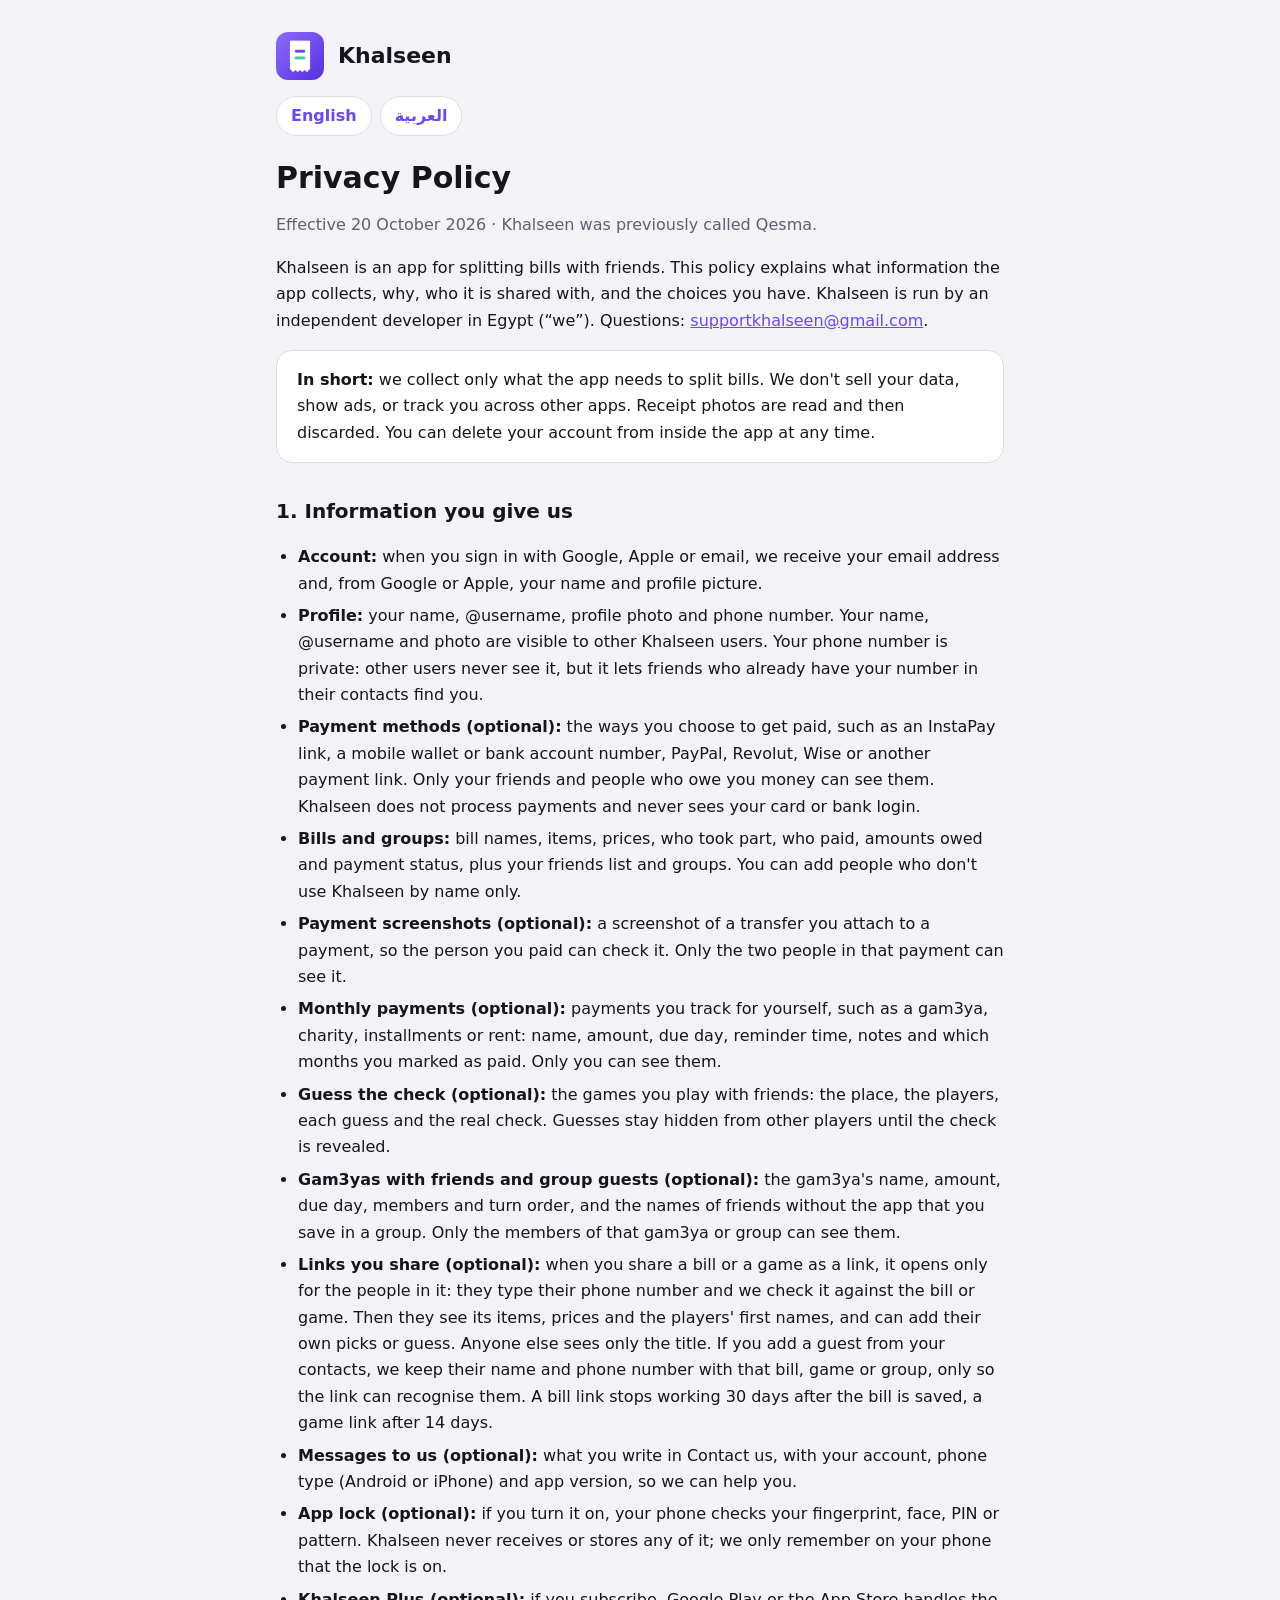
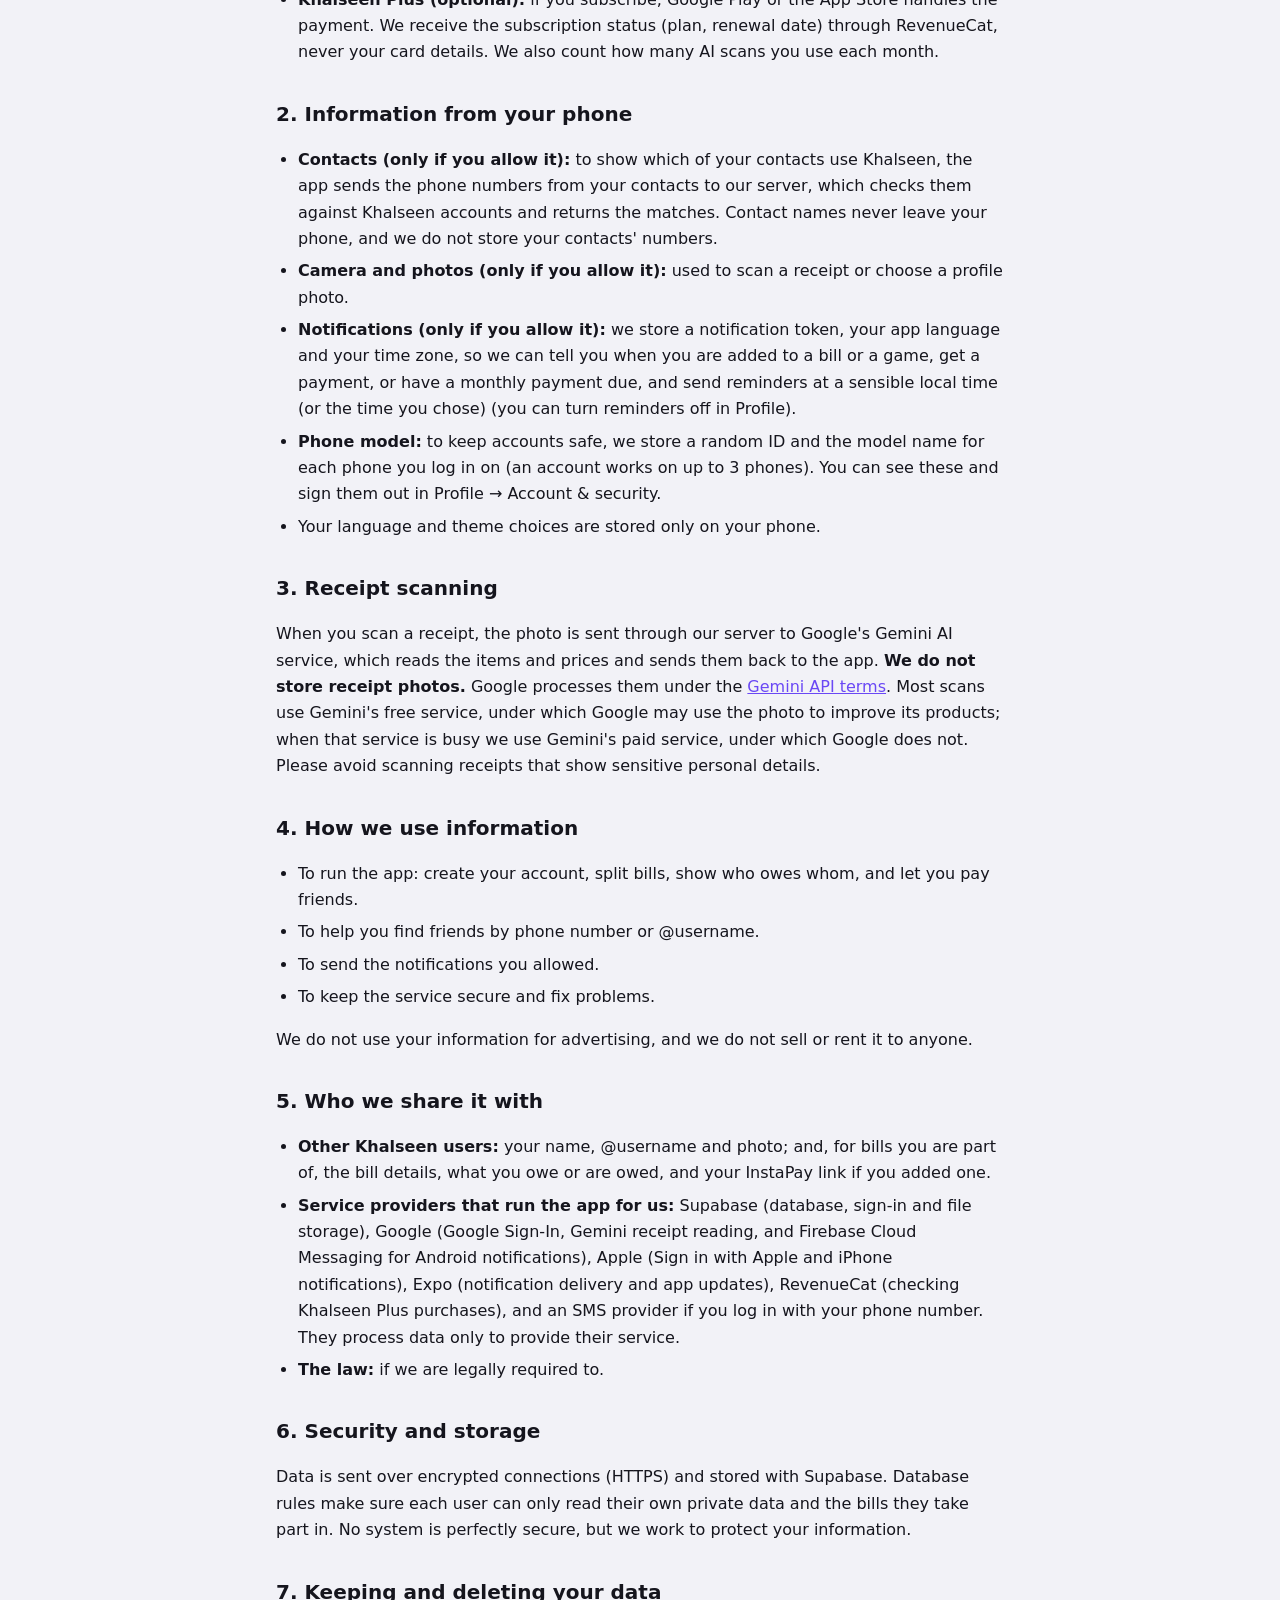
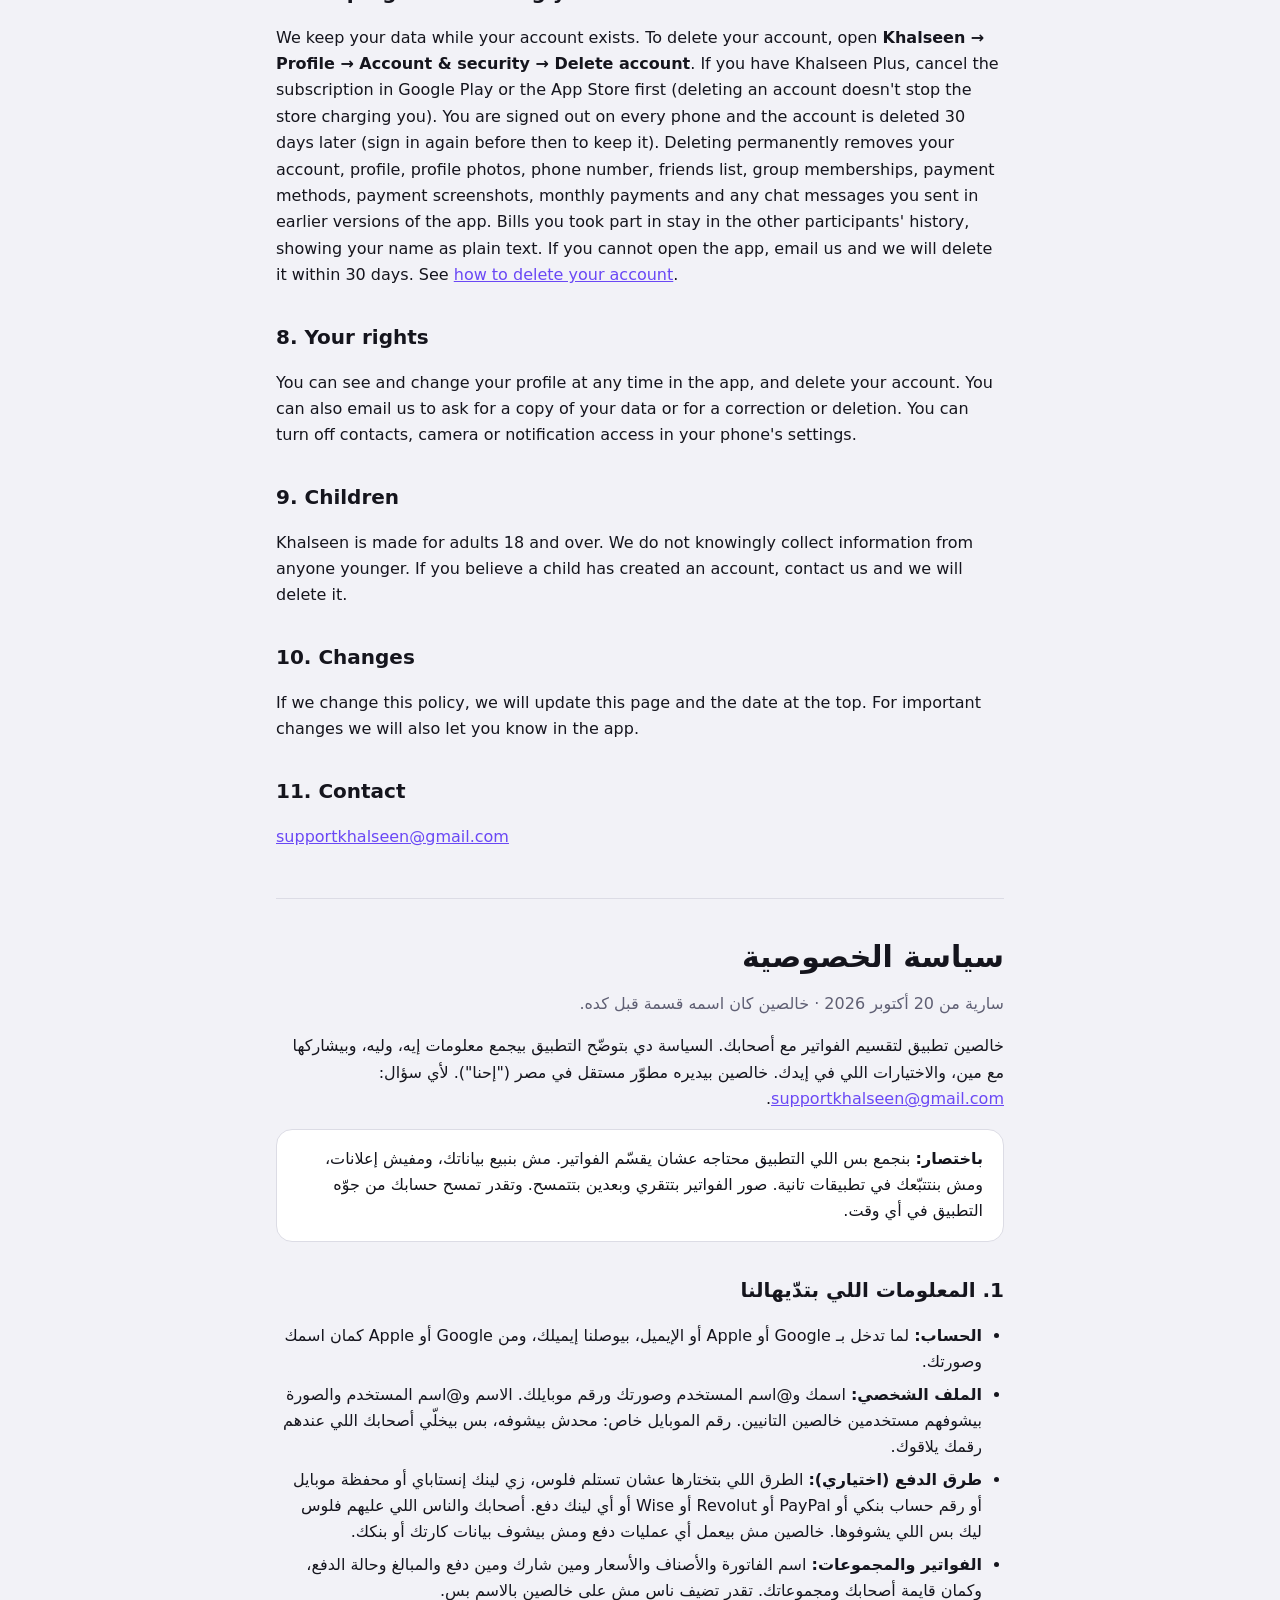
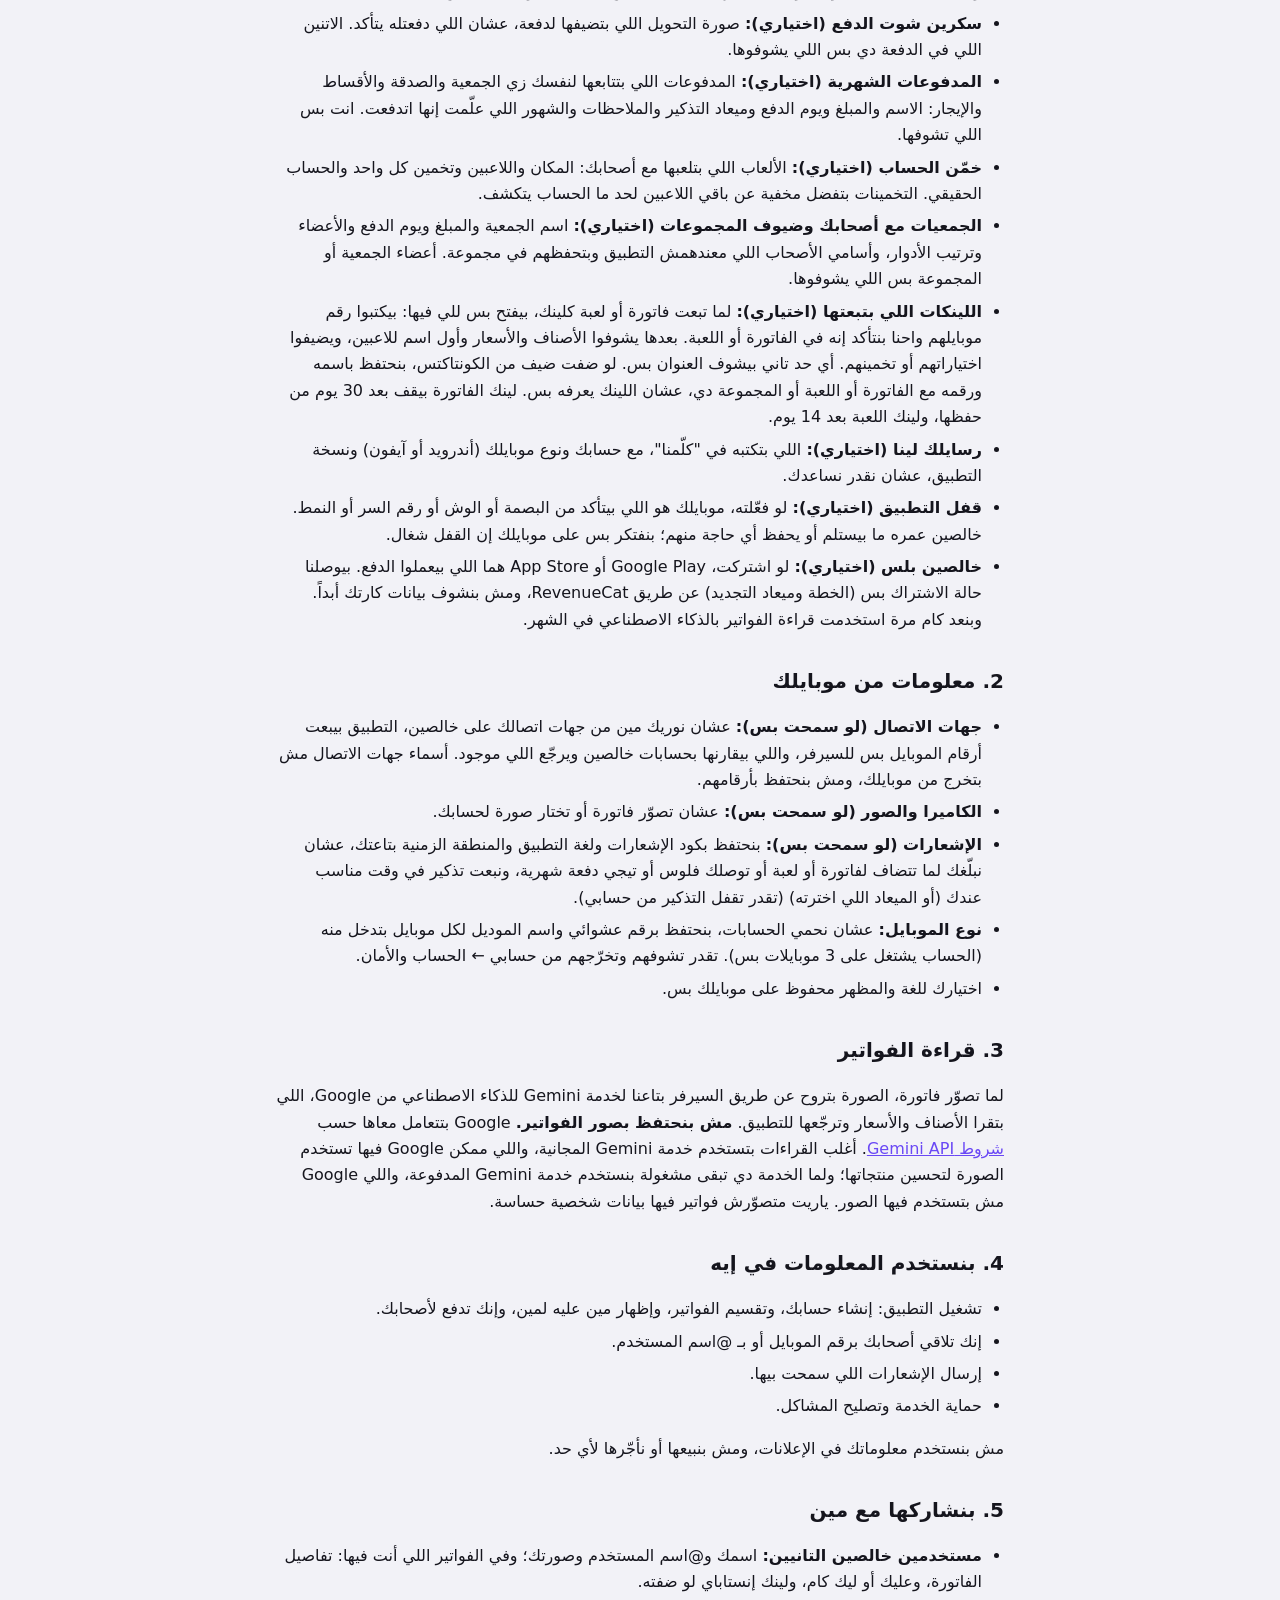
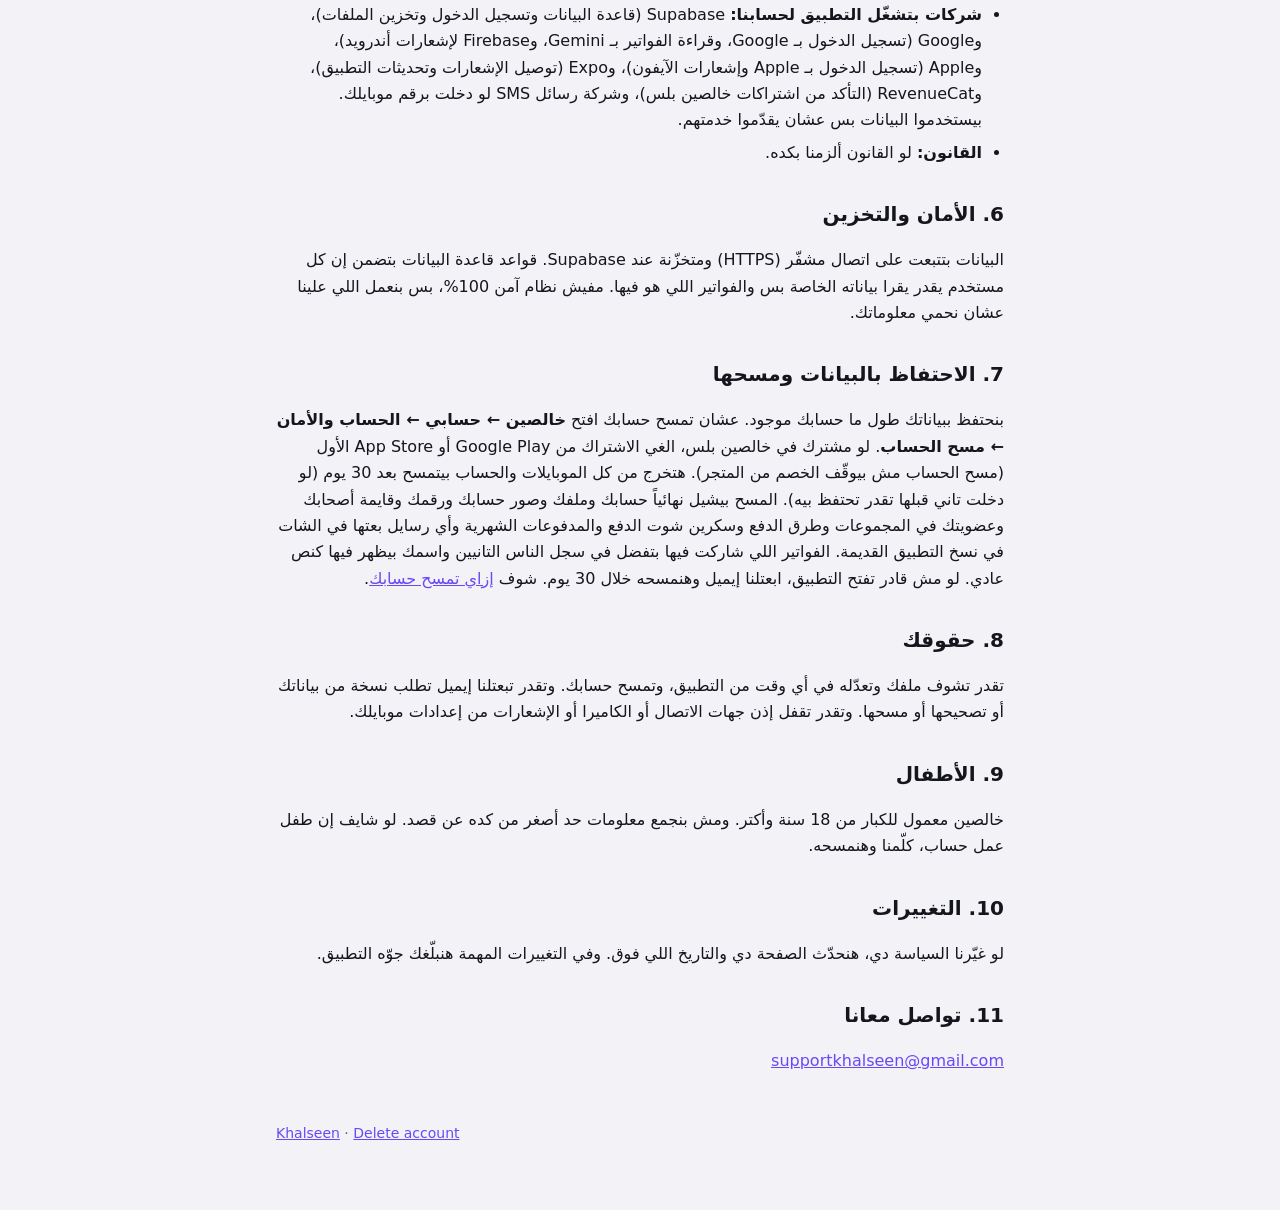
<file: privacy.html>
<!doctype html>
<html lang="en">
<head>
  <meta charset="utf-8">
  <meta name="viewport" content="width=device-width, initial-scale=1">
  <title>Khalseen Privacy Policy</title>
  <meta name="description" content="How the Khalseen bill-splitting app collects, uses and protects your information.">
  <link rel="icon" href="icon.png">
  <link rel="stylesheet" href="style.css">
</head>
<body>
<main>
  <header>
    <img src="icon.png" alt="">
    <span class="name">Khalseen</span>
  </header>

  <nav class="lang"><a href="#en">English</a><a href="#ar">العربية</a></nav>

  <!-- ================= ENGLISH ================= -->
  <section id="en">
    <h1>Privacy Policy</h1>
    <p class="muted">Effective 20 October 2026 · Khalseen was previously called Qesma.</p>

    <p>Khalseen is an app for splitting bills with friends. This policy explains what information the app collects, why, who it is shared with, and the choices you have. Khalseen is run by an independent developer in Egypt (“we”). Questions: <a href="mailto:supportkhalseen@gmail.com">supportkhalseen@gmail.com</a>.</p>

    <div class="card">
      <strong>In short:</strong> we collect only what the app needs to split bills. We don't sell your data, show ads, or track you across other apps. Receipt photos are read and then discarded. You can delete your account from inside the app at any time.
    </div>

    <h2>1. Information you give us</h2>
    <ul>
      <li><strong>Account:</strong> when you sign in with Google, Apple or email, we receive your email address and, from Google or Apple, your name and profile picture.</li>
      <li><strong>Profile:</strong> your name, @username, profile photo and phone number. Your name, @username and photo are visible to other Khalseen users. Your phone number is private: other users never see it, but it lets friends who already have your number in their contacts find you.</li>
      <li><strong>Payment methods (optional):</strong> the ways you choose to get paid, such as an InstaPay link, a mobile wallet or bank account number, PayPal, Revolut, Wise or another payment link. Only your friends and people who owe you money can see them. Khalseen does not process payments and never sees your card or bank login.</li>
      <li><strong>Bills and groups:</strong> bill names, items, prices, who took part, who paid, amounts owed and payment status, plus your friends list and groups. You can add people who don't use Khalseen by name only.</li>
      <li><strong>Payment screenshots (optional):</strong> a screenshot of a transfer you attach to a payment, so the person you paid can check it. Only the two people in that payment can see it.</li>
      <li><strong>Monthly payments (optional):</strong> payments you track for yourself, such as a gam3ya, charity, installments or rent: name, amount, due day, reminder time, notes and which months you marked as paid. Only you can see them.</li>
      <li><strong>Guess the check (optional):</strong> the games you play with friends: the place, the players, each guess and the real check. Guesses stay hidden from other players until the check is revealed.</li>
      <li><strong>Gam3yas with friends and group guests (optional):</strong> the gam3ya's name, amount, due day, members and turn order, and the names of friends without the app that you save in a group. Only the members of that gam3ya or group can see them.</li>
      <li><strong>Links you share (optional):</strong> when you share a bill or a game as a link, it opens only for the people in it: they type their phone number and we check it against the bill or game. Then they see its items, prices and the players' first names, and can add their own picks or guess. Anyone else sees only the title. If you add a guest from your contacts, we keep their name and phone number with that bill, game or group, only so the link can recognise them. A bill link stops working 30 days after the bill is saved, a game link after 14 days.</li>
      <li><strong>Messages to us (optional):</strong> what you write in Contact us, with your account, phone type (Android or iPhone) and app version, so we can help you.</li>
      <li><strong>App lock (optional):</strong> if you turn it on, your phone checks your fingerprint, face, PIN or pattern. Khalseen never receives or stores any of it; we only remember on your phone that the lock is on.</li>
      <li><strong>Khalseen Plus (optional):</strong> if you subscribe, Google Play or the App Store handles the payment. We receive the subscription status (plan, renewal date) through RevenueCat, never your card details. We also count how many AI scans you use each month.</li>
    </ul>

    <h2>2. Information from your phone</h2>
    <ul>
      <li><strong>Contacts (only if you allow it):</strong> to show which of your contacts use Khalseen, the app sends the phone numbers from your contacts to our server, which checks them against Khalseen accounts and returns the matches. Contact names never leave your phone, and we do not store your contacts' numbers.</li>
      <li><strong>Camera and photos (only if you allow it):</strong> used to scan a receipt or choose a profile photo.</li>
      <li><strong>Notifications (only if you allow it):</strong> we store a notification token, your app language and your time zone, so we can tell you when you are added to a bill or a game, get a payment, or have a monthly payment due, and send reminders at a sensible local time (or the time you chose) (you can turn reminders off in Profile).</li>
      <li><strong>Phone model:</strong> to keep accounts safe, we store a random ID and the model name for each phone you log in on (an account works on up to 3 phones). You can see these and sign them out in Profile → Account &amp; security.</li>
      <li>Your language and theme choices are stored only on your phone.</li>
    </ul>

    <h2>3. Receipt scanning</h2>
    <p>When you scan a receipt, the photo is sent through our server to Google's Gemini AI service, which reads the items and prices and sends them back to the app. <strong>We do not store receipt photos.</strong> Google processes them under the <a href="https://ai.google.dev/gemini-api/terms">Gemini API terms</a>. Most scans use Gemini's free service, under which Google may use the photo to improve its products; when that service is busy we use Gemini's paid service, under which Google does not. Please avoid scanning receipts that show sensitive personal details.</p>

    <h2>4. How we use information</h2>
    <ul>
      <li>To run the app: create your account, split bills, show who owes whom, and let you pay friends.</li>
      <li>To help you find friends by phone number or @username.</li>
      <li>To send the notifications you allowed.</li>
      <li>To keep the service secure and fix problems.</li>
    </ul>
    <p>We do not use your information for advertising, and we do not sell or rent it to anyone.</p>

    <h2>5. Who we share it with</h2>
    <ul>
      <li><strong>Other Khalseen users:</strong> your name, @username and photo; and, for bills you are part of, the bill details, what you owe or are owed, and your InstaPay link if you added one.</li>
      <li><strong>Service providers that run the app for us:</strong> Supabase (database, sign-in and file storage), Google (Google Sign-In, Gemini receipt reading, and Firebase Cloud Messaging for Android notifications), Apple (Sign in with Apple and iPhone notifications), Expo (notification delivery and app updates), RevenueCat (checking Khalseen Plus purchases), and an SMS provider if you log in with your phone number. They process data only to provide their service.</li>
      <li><strong>The law:</strong> if we are legally required to.</li>
    </ul>

    <h2>6. Security and storage</h2>
    <p>Data is sent over encrypted connections (HTTPS) and stored with Supabase. Database rules make sure each user can only read their own private data and the bills they take part in. No system is perfectly secure, but we work to protect your information.</p>

    <h2>7. Keeping and deleting your data</h2>
    <p>We keep your data while your account exists. To delete your account, open <strong>Khalseen → Profile → Account &amp; security → Delete account</strong>. If you have Khalseen Plus, cancel the subscription in Google Play or the App Store first (deleting an account doesn't stop the store charging you). You are signed out on every phone and the account is deleted 30 days later (sign in again before then to keep it). Deleting permanently removes your account, profile, profile photos, phone number, friends list, group memberships, payment methods, payment screenshots, monthly payments and any chat messages you sent in earlier versions of the app. Bills you took part in stay in the other participants' history, showing your name as plain text. If you cannot open the app, email us and we will delete it within 30 days. See <a href="delete-account.html">how to delete your account</a>.</p>

    <h2>8. Your rights</h2>
    <p>You can see and change your profile at any time in the app, and delete your account. You can also email us to ask for a copy of your data or for a correction or deletion. You can turn off contacts, camera or notification access in your phone's settings.</p>

    <h2>9. Children</h2>
    <p>Khalseen is made for adults 18 and over. We do not knowingly collect information from anyone younger. If you believe a child has created an account, contact us and we will delete it.</p>

    <h2>10. Changes</h2>
    <p>If we change this policy, we will update this page and the date at the top. For important changes we will also let you know in the app.</p>

    <h2>11. Contact</h2>
    <p><a href="mailto:supportkhalseen@gmail.com">supportkhalseen@gmail.com</a></p>
  </section>

  <!-- ================= ARABIC ================= -->
  <section id="ar" lang="ar" class="section-ar">
    <h1>سياسة الخصوصية</h1>
    <p class="muted">سارية من 20 أكتوبر 2026 · خالصين كان اسمه قسمة قبل كده.</p>

    <p>خالصين تطبيق لتقسيم الفواتير مع أصحابك. السياسة دي بتوضّح التطبيق بيجمع معلومات إيه، وليه، وبيشاركها مع مين، والاختيارات اللي في إيدك. خالصين بيديره مطوّر مستقل في مصر ("إحنا"). لأي سؤال: <a href="mailto:supportkhalseen@gmail.com">supportkhalseen@gmail.com</a>.</p>

    <div class="card">
      <strong>باختصار:</strong> بنجمع بس اللي التطبيق محتاجه عشان يقسّم الفواتير. مش بنبيع بياناتك، ومفيش إعلانات، ومش بنتتبّعك في تطبيقات تانية. صور الفواتير بتتقري وبعدين بتتمسح. وتقدر تمسح حسابك من جوّه التطبيق في أي وقت.
    </div>

    <h2>1. المعلومات اللي بتدّيهالنا</h2>
    <ul>
      <li><strong>الحساب:</strong> لما تدخل بـ Google أو Apple أو الإيميل، بيوصلنا إيميلك، ومن Google أو Apple كمان اسمك وصورتك.</li>
      <li><strong>الملف الشخصي:</strong> اسمك و@اسم المستخدم وصورتك ورقم موبايلك. الاسم و@اسم المستخدم والصورة بيشوفهم مستخدمين خالصين التانيين. رقم الموبايل خاص: محدش بيشوفه، بس بيخلّي أصحابك اللي عندهم رقمك يلاقوك.</li>
      <li><strong>طرق الدفع (اختياري):</strong> الطرق اللي بتختارها عشان تستلم فلوس، زي لينك إنستاباي أو محفظة موبايل أو رقم حساب بنكي أو PayPal أو Revolut أو Wise أو أي لينك دفع. أصحابك والناس اللي عليهم فلوس ليك بس اللي يشوفوها. خالصين مش بيعمل أي عمليات دفع ومش بيشوف بيانات كارتك أو بنكك.</li>
      <li><strong>الفواتير والمجموعات:</strong> اسم الفاتورة والأصناف والأسعار ومين شارك ومين دفع والمبالغ وحالة الدفع، وكمان قايمة أصحابك ومجموعاتك. تقدر تضيف ناس مش على خالصين بالاسم بس.</li>
      <li><strong>سكرين شوت الدفع (اختياري):</strong> صورة التحويل اللي بتضيفها لدفعة، عشان اللي دفعتله يتأكد. الاتنين اللي في الدفعة دي بس اللي يشوفوها.</li>
      <li><strong>المدفوعات الشهرية (اختياري):</strong> المدفوعات اللي بتتابعها لنفسك زي الجمعية والصدقة والأقساط والإيجار: الاسم والمبلغ ويوم الدفع وميعاد التذكير والملاحظات والشهور اللي علّمت إنها اتدفعت. انت بس اللي تشوفها.</li>
      <li><strong>خمّن الحساب (اختياري):</strong> الألعاب اللي بتلعبها مع أصحابك: المكان واللاعبين وتخمين كل واحد والحساب الحقيقي. التخمينات بتفضل مخفية عن باقي اللاعبين لحد ما الحساب يتكشف.</li>
      <li><strong>الجمعيات مع أصحابك وضيوف المجموعات (اختياري):</strong> اسم الجمعية والمبلغ ويوم الدفع والأعضاء وترتيب الأدوار، وأسامي الأصحاب اللي معندهمش التطبيق وبتحفظهم في مجموعة. أعضاء الجمعية أو المجموعة بس اللي يشوفوها.</li>
      <li><strong>اللينكات اللي بتبعتها (اختياري):</strong> لما تبعت فاتورة أو لعبة كلينك، بيفتح بس للي فيها: بيكتبوا رقم موبايلهم واحنا بنتأكد إنه في الفاتورة أو اللعبة. بعدها يشوفوا الأصناف والأسعار وأول اسم للاعبين، ويضيفوا اختياراتهم أو تخمينهم. أي حد تاني بيشوف العنوان بس. لو ضفت ضيف من الكونتاكتس، بنحتفظ باسمه ورقمه مع الفاتورة أو اللعبة أو المجموعة دي، عشان اللينك يعرفه بس. لينك الفاتورة بيقف بعد 30 يوم من حفظها، ولينك اللعبة بعد 14 يوم.</li>
      <li><strong>رسايلك لينا (اختياري):</strong> اللي بتكتبه في "كلّمنا"، مع حسابك ونوع موبايلك (أندرويد أو آيفون) ونسخة التطبيق، عشان نقدر نساعدك.</li>
      <li><strong>قفل التطبيق (اختياري):</strong> لو فعّلته، موبايلك هو اللي بيتأكد من البصمة أو الوش أو رقم السر أو النمط. خالصين عمره ما بيستلم أو يحفظ أي حاجة منهم؛ بنفتكر بس على موبايلك إن القفل شغال.</li>
      <li><strong>خالصين بلس (اختياري):</strong> لو اشتركت، Google Play أو App Store هما اللي بيعملوا الدفع. بيوصلنا حالة الاشتراك بس (الخطة وميعاد التجديد) عن طريق RevenueCat، ومش بنشوف بيانات كارتك أبداً. وبنعد كام مرة استخدمت قراءة الفواتير بالذكاء الاصطناعي في الشهر.</li>
    </ul>

    <h2>2. معلومات من موبايلك</h2>
    <ul>
      <li><strong>جهات الاتصال (لو سمحت بس):</strong> عشان نوريك مين من جهات اتصالك على خالصين، التطبيق بيبعت أرقام الموبايل بس للسيرفر، واللي بيقارنها بحسابات خالصين ويرجّع اللي موجود. أسماء جهات الاتصال مش بتخرج من موبايلك، ومش بنحتفظ بأرقامهم.</li>
      <li><strong>الكاميرا والصور (لو سمحت بس):</strong> عشان تصوّر فاتورة أو تختار صورة لحسابك.</li>
      <li><strong>الإشعارات (لو سمحت بس):</strong> بنحتفظ بكود الإشعارات ولغة التطبيق والمنطقة الزمنية بتاعتك، عشان نبلّغك لما تتضاف لفاتورة أو لعبة أو توصلك فلوس أو تيجي دفعة شهرية، ونبعت تذكير في وقت مناسب عندك (أو الميعاد اللي اخترته) (تقدر تقفل التذكير من حسابي).</li>
      <li><strong>نوع الموبايل:</strong> عشان نحمي الحسابات، بنحتفظ برقم عشوائي واسم الموديل لكل موبايل بتدخل منه (الحساب يشتغل على 3 موبايلات بس). تقدر تشوفهم وتخرّجهم من حسابي ← الحساب والأمان.</li>
      <li>اختيارك للغة والمظهر محفوظ على موبايلك بس.</li>
    </ul>

    <h2>3. قراءة الفواتير</h2>
    <p>لما تصوّر فاتورة، الصورة بتروح عن طريق السيرفر بتاعنا لخدمة Gemini للذكاء الاصطناعي من Google، اللي بتقرا الأصناف والأسعار وترجّعها للتطبيق. <strong>مش بنحتفظ بصور الفواتير.</strong> Google بتتعامل معاها حسب <a href="https://ai.google.dev/gemini-api/terms">شروط Gemini API</a>. أغلب القراءات بتستخدم خدمة Gemini المجانية، واللي ممكن Google فيها تستخدم الصورة لتحسين منتجاتها؛ ولما الخدمة دي تبقى مشغولة بنستخدم خدمة Gemini المدفوعة، واللي Google مش بتستخدم فيها الصور. ياريت متصوّرش فواتير فيها بيانات شخصية حساسة.</p>

    <h2>4. بنستخدم المعلومات في إيه</h2>
    <ul>
      <li>تشغيل التطبيق: إنشاء حسابك، وتقسيم الفواتير، وإظهار مين عليه لمين، وإنك تدفع لأصحابك.</li>
      <li>إنك تلاقي أصحابك برقم الموبايل أو بـ @اسم المستخدم.</li>
      <li>إرسال الإشعارات اللي سمحت بيها.</li>
      <li>حماية الخدمة وتصليح المشاكل.</li>
    </ul>
    <p>مش بنستخدم معلوماتك في الإعلانات، ومش بنبيعها أو نأجّرها لأي حد.</p>

    <h2>5. بنشاركها مع مين</h2>
    <ul>
      <li><strong>مستخدمين خالصين التانيين:</strong> اسمك و@اسم المستخدم وصورتك؛ وفي الفواتير اللي أنت فيها: تفاصيل الفاتورة، وعليك أو ليك كام، ولينك إنستاباي لو ضفته.</li>
      <li><strong>شركات بتشغّل التطبيق لحسابنا:</strong> Supabase (قاعدة البيانات وتسجيل الدخول وتخزين الملفات)، وGoogle (تسجيل الدخول بـ Google، وقراءة الفواتير بـ Gemini، وFirebase لإشعارات أندرويد)، وApple (تسجيل الدخول بـ Apple وإشعارات الآيفون)، وExpo (توصيل الإشعارات وتحديثات التطبيق)، وRevenueCat (التأكد من اشتراكات خالصين بلس)، وشركة رسائل SMS لو دخلت برقم موبايلك. بيستخدموا البيانات بس عشان يقدّموا خدمتهم.</li>
      <li><strong>القانون:</strong> لو القانون ألزمنا بكده.</li>
    </ul>

    <h2>6. الأمان والتخزين</h2>
    <p>البيانات بتتبعت على اتصال مشفّر (HTTPS) ومتخزّنة عند Supabase. قواعد قاعدة البيانات بتضمن إن كل مستخدم يقدر يقرا بياناته الخاصة بس والفواتير اللي هو فيها. مفيش نظام آمن 100%، بس بنعمل اللي علينا عشان نحمي معلوماتك.</p>

    <h2>7. الاحتفاظ بالبيانات ومسحها</h2>
    <p>بنحتفظ ببياناتك طول ما حسابك موجود. عشان تمسح حسابك افتح <strong>خالصين ← حسابي ← الحساب والأمان ← مسح الحساب</strong>. لو مشترك في خالصين بلس، الغي الاشتراك من Google Play أو App Store الأول (مسح الحساب مش بيوقّف الخصم من المتجر). هتخرج من كل الموبايلات والحساب بيتمسح بعد 30 يوم (لو دخلت تاني قبلها تقدر تحتفظ بيه). المسح بيشيل نهائياً حسابك وملفك وصور حسابك ورقمك وقايمة أصحابك وعضويتك في المجموعات وطرق الدفع وسكرين شوت الدفع والمدفوعات الشهرية وأي رسايل بعتها في الشات في نسخ التطبيق القديمة. الفواتير اللي شاركت فيها بتفضل في سجل الناس التانيين واسمك بيظهر فيها كنص عادي. لو مش قادر تفتح التطبيق، ابعتلنا إيميل وهنمسحه خلال 30 يوم. شوف <a href="delete-account.html">إزاي تمسح حسابك</a>.</p>

    <h2>8. حقوقك</h2>
    <p>تقدر تشوف ملفك وتعدّله في أي وقت من التطبيق، وتمسح حسابك. وتقدر تبعتلنا إيميل تطلب نسخة من بياناتك أو تصحيحها أو مسحها. وتقدر تقفل إذن جهات الاتصال أو الكاميرا أو الإشعارات من إعدادات موبايلك.</p>

    <h2>9. الأطفال</h2>
    <p>خالصين معمول للكبار من 18 سنة وأكتر. ومش بنجمع معلومات حد أصغر من كده عن قصد. لو شايف إن طفل عمل حساب، كلّمنا وهنمسحه.</p>

    <h2>10. التغييرات</h2>
    <p>لو غيّرنا السياسة دي، هنحدّث الصفحة دي والتاريخ اللي فوق. وفي التغييرات المهمة هنبلّغك جوّه التطبيق.</p>

    <h2>11. تواصل معانا</h2>
    <p><a href="mailto:supportkhalseen@gmail.com">supportkhalseen@gmail.com</a></p>
  </section>

  <footer class="muted"><a href="index.html">Khalseen</a> · <a href="delete-account.html">Delete account</a></footer>
</main>
</body>
</html>
</file>
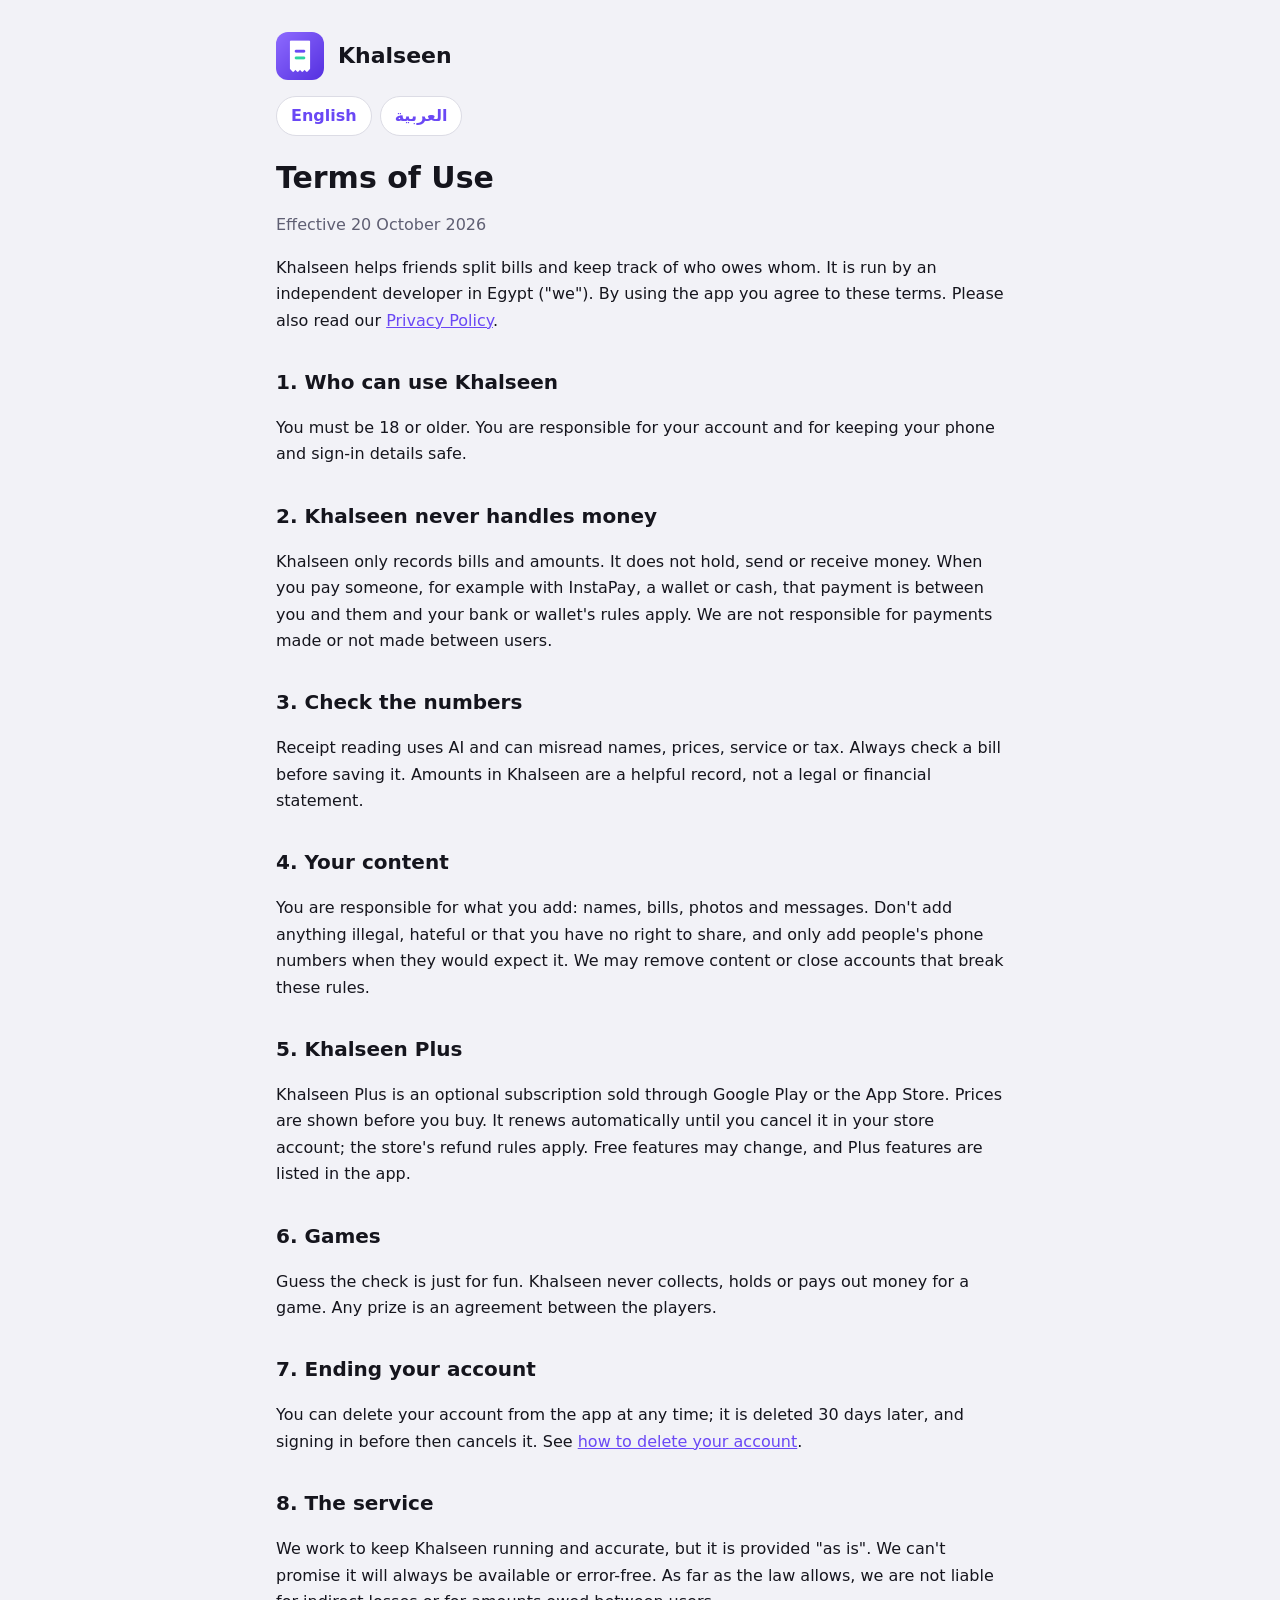
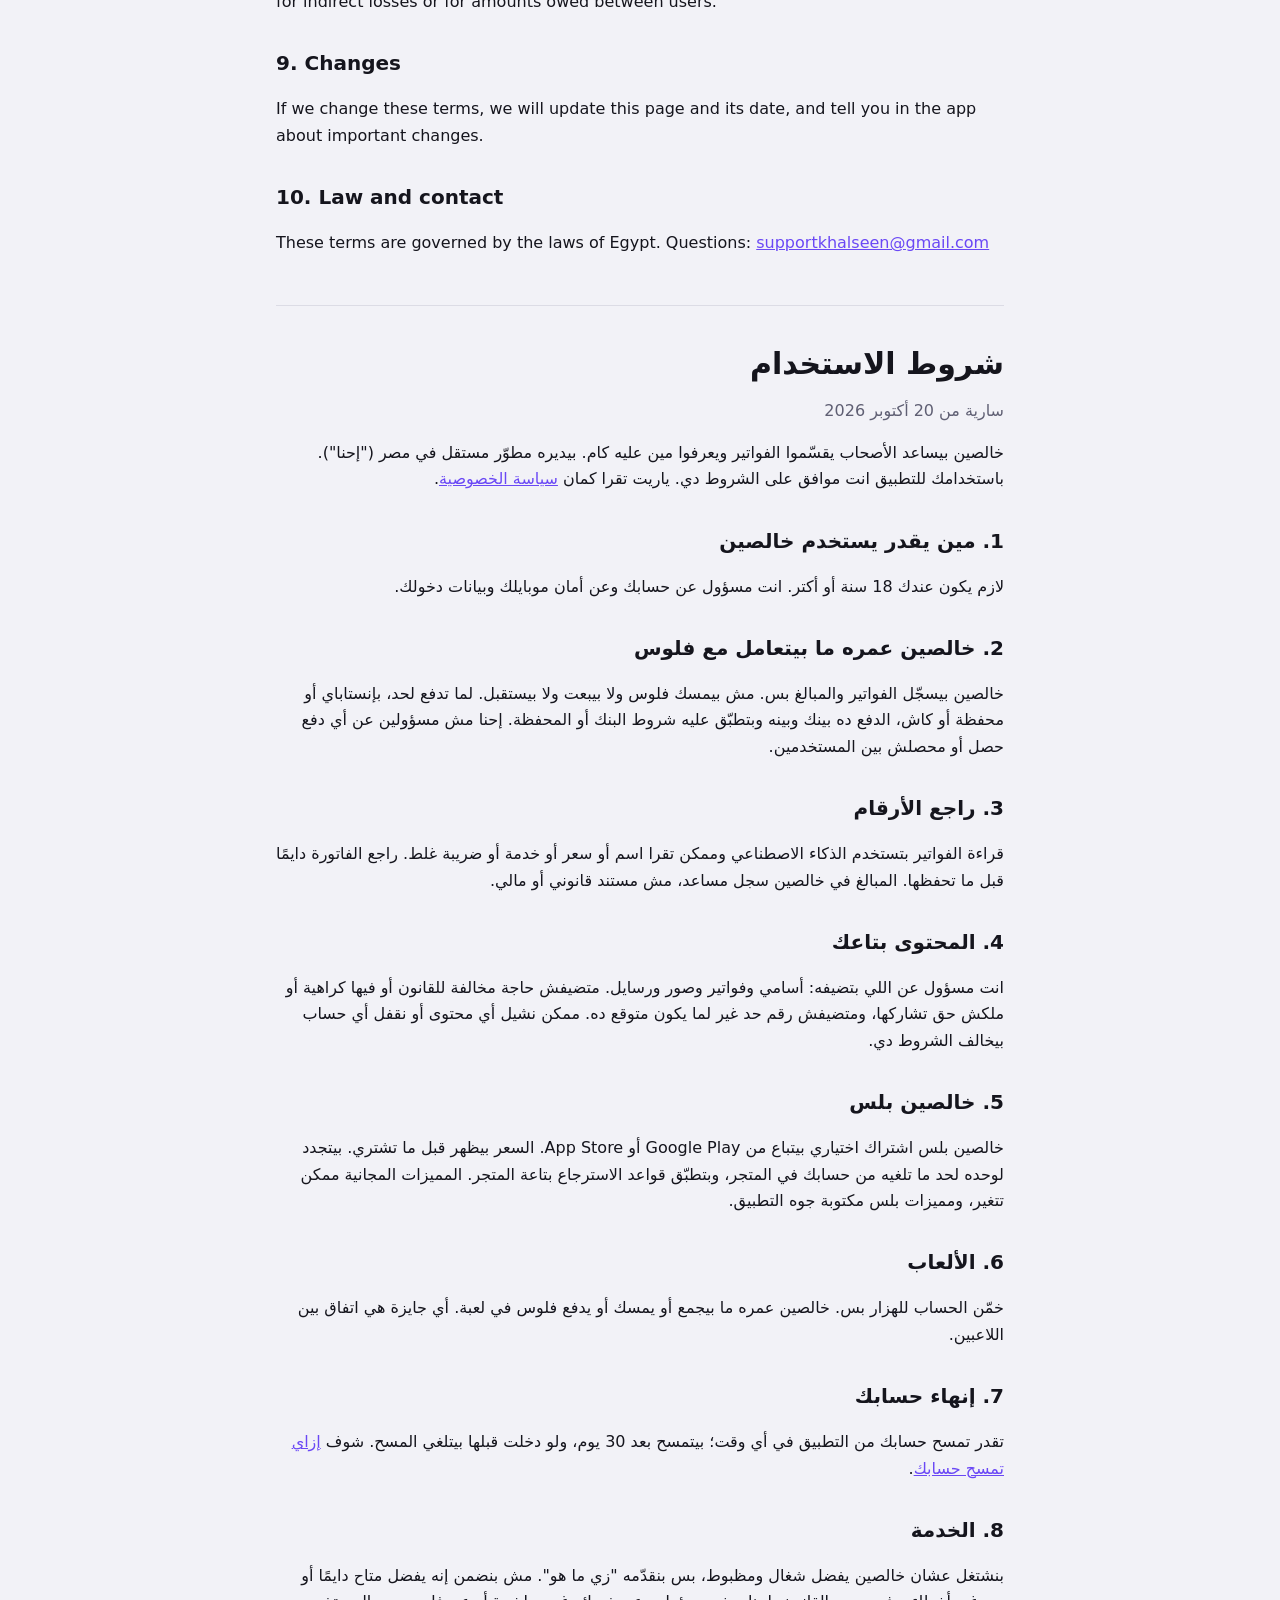
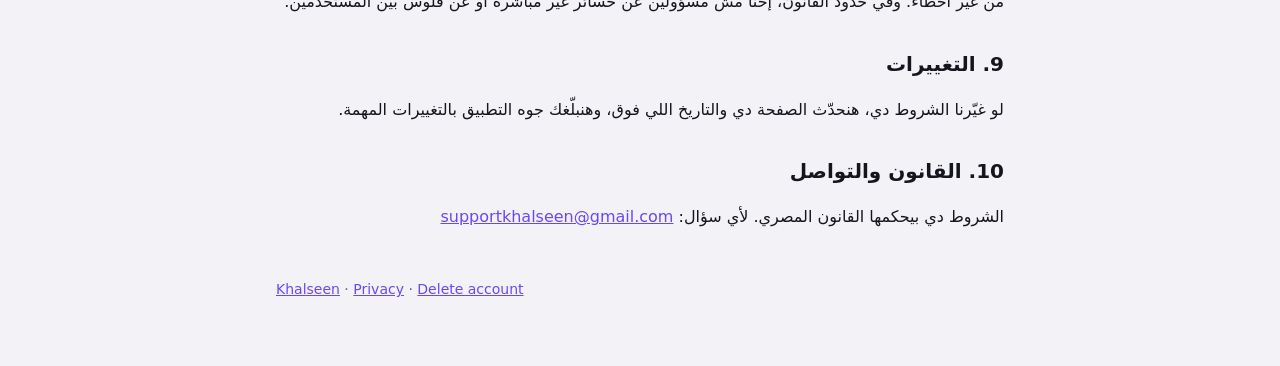
<file: terms.html>
<!doctype html>
<html lang="en">
<head>
  <meta charset="utf-8">
  <meta name="viewport" content="width=device-width, initial-scale=1">
  <title>Khalseen Terms of Use</title>
  <meta name="description" content="The terms for using the Khalseen bill-splitting app.">
  <link rel="icon" href="icon.png">
  <link rel="stylesheet" href="style.css">
</head>
<body>
<main>
  <header>
    <img src="icon.png" alt="">
    <span class="name">Khalseen</span>
  </header>

  <nav class="lang"><a href="#en">English</a><a href="#ar">العربية</a></nav>

  <!-- ================= ENGLISH ================= -->
  <section id="en">
    <h1>Terms of Use</h1>
    <p class="muted">Effective 20 October 2026</p>

    <p>Khalseen helps friends split bills and keep track of who owes whom. It is run by an independent developer in Egypt ("we"). By using the app you agree to these terms. Please also read our <a href="privacy.html">Privacy Policy</a>.</p>

    <h2>1. Who can use Khalseen</h2>
    <p>You must be 18 or older. You are responsible for your account and for keeping your phone and sign-in details safe.</p>

    <h2>2. Khalseen never handles money</h2>
    <p>Khalseen only records bills and amounts. It does not hold, send or receive money. When you pay someone, for example with InstaPay, a wallet or cash, that payment is between you and them and your bank or wallet's rules apply. We are not responsible for payments made or not made between users.</p>

    <h2>3. Check the numbers</h2>
    <p>Receipt reading uses AI and can misread names, prices, service or tax. Always check a bill before saving it. Amounts in Khalseen are a helpful record, not a legal or financial statement.</p>

    <h2>4. Your content</h2>
    <p>You are responsible for what you add: names, bills, photos and messages. Don't add anything illegal, hateful or that you have no right to share, and only add people's phone numbers when they would expect it. We may remove content or close accounts that break these rules.</p>

    <h2>5. Khalseen Plus</h2>
    <p>Khalseen Plus is an optional subscription sold through Google Play or the App Store. Prices are shown before you buy. It renews automatically until you cancel it in your store account; the store's refund rules apply. Free features may change, and Plus features are listed in the app.</p>

    <h2>6. Games</h2>
    <p>Guess the check is just for fun. Khalseen never collects, holds or pays out money for a game. Any prize is an agreement between the players.</p>

    <h2>7. Ending your account</h2>
    <p>You can delete your account from the app at any time; it is deleted 30 days later, and signing in before then cancels it. See <a href="delete-account.html">how to delete your account</a>.</p>

    <h2>8. The service</h2>
    <p>We work to keep Khalseen running and accurate, but it is provided "as is". We can't promise it will always be available or error-free. As far as the law allows, we are not liable for indirect losses or for amounts owed between users.</p>

    <h2>9. Changes</h2>
    <p>If we change these terms, we will update this page and its date, and tell you in the app about important changes.</p>

    <h2>10. Law and contact</h2>
    <p>These terms are governed by the laws of Egypt. Questions: <a href="mailto:supportkhalseen@gmail.com">supportkhalseen@gmail.com</a></p>
  </section>

  <!-- ================= ARABIC ================= -->
  <section id="ar" lang="ar" class="section-ar">
    <h1>شروط الاستخدام</h1>
    <p class="muted">سارية من 20 أكتوبر 2026</p>

    <p>خالصين بيساعد الأصحاب يقسّموا الفواتير ويعرفوا مين عليه كام. بيديره مطوّر مستقل في مصر ("إحنا"). باستخدامك للتطبيق انت موافق على الشروط دي. ياريت تقرا كمان <a href="privacy.html">سياسة الخصوصية</a>.</p>

    <h2>1. مين يقدر يستخدم خالصين</h2>
    <p>لازم يكون عندك 18 سنة أو أكتر. انت مسؤول عن حسابك وعن أمان موبايلك وبيانات دخولك.</p>

    <h2>2. خالصين عمره ما بيتعامل مع فلوس</h2>
    <p>خالصين بيسجّل الفواتير والمبالغ بس. مش بيمسك فلوس ولا بيبعت ولا بيستقبل. لما تدفع لحد، بإنستاباي أو محفظة أو كاش، الدفع ده بينك وبينه وبتطبّق عليه شروط البنك أو المحفظة. إحنا مش مسؤولين عن أي دفع حصل أو محصلش بين المستخدمين.</p>

    <h2>3. راجع الأرقام</h2>
    <p>قراءة الفواتير بتستخدم الذكاء الاصطناعي وممكن تقرا اسم أو سعر أو خدمة أو ضريبة غلط. راجع الفاتورة دايمًا قبل ما تحفظها. المبالغ في خالصين سجل مساعد، مش مستند قانوني أو مالي.</p>

    <h2>4. المحتوى بتاعك</h2>
    <p>انت مسؤول عن اللي بتضيفه: أسامي وفواتير وصور ورسايل. متضيفش حاجة مخالفة للقانون أو فيها كراهية أو ملكش حق تشاركها، ومتضيفش رقم حد غير لما يكون متوقع ده. ممكن نشيل أي محتوى أو نقفل أي حساب بيخالف الشروط دي.</p>

    <h2>5. خالصين بلس</h2>
    <p>خالصين بلس اشتراك اختياري بيتباع من Google Play أو App Store. السعر بيظهر قبل ما تشتري. بيتجدد لوحده لحد ما تلغيه من حسابك في المتجر، وبتطبّق قواعد الاسترجاع بتاعة المتجر. المميزات المجانية ممكن تتغير، ومميزات بلس مكتوبة جوه التطبيق.</p>

    <h2>6. الألعاب</h2>
    <p>خمّن الحساب للهزار بس. خالصين عمره ما بيجمع أو يمسك أو يدفع فلوس في لعبة. أي جايزة هي اتفاق بين اللاعبين.</p>

    <h2>7. إنهاء حسابك</h2>
    <p>تقدر تمسح حسابك من التطبيق في أي وقت؛ بيتمسح بعد 30 يوم، ولو دخلت قبلها بيتلغي المسح. شوف <a href="delete-account.html">إزاي تمسح حسابك</a>.</p>

    <h2>8. الخدمة</h2>
    <p>بنشتغل عشان خالصين يفضل شغال ومظبوط، بس بنقدّمه "زي ما هو". مش بنضمن إنه يفضل متاح دايمًا أو من غير أخطاء. وفي حدود القانون، إحنا مش مسؤولين عن خسائر غير مباشرة أو عن فلوس بين المستخدمين.</p>

    <h2>9. التغييرات</h2>
    <p>لو غيّرنا الشروط دي، هنحدّث الصفحة دي والتاريخ اللي فوق، وهنبلّغك جوه التطبيق بالتغييرات المهمة.</p>

    <h2>10. القانون والتواصل</h2>
    <p>الشروط دي بيحكمها القانون المصري. لأي سؤال: <a href="mailto:supportkhalseen@gmail.com">supportkhalseen@gmail.com</a></p>
  </section>

  <footer class="muted"><a href="index.html">Khalseen</a> · <a href="privacy.html">Privacy</a> · <a href="delete-account.html">Delete account</a></footer>
</main>
</body>
</html>
</file>
<file: style.css>
:root {
  --bg: #f2f2f7;
  --card: #ffffff;
  --text: #15151d;
  --muted: #5f5f73;
  --primary: #6a48f5;
  --border: #dcdce5;
}
@media (prefers-color-scheme: dark) {
  :root {
    --bg: #0b0b10;
    --card: #15151d;
    --text: #f5f5f7;
    --muted: #a3a3b8;
    --primary: #9b82ff;
    --border: #272734;
  }
}
* { box-sizing: border-box; }
body {
  margin: 0;
  background: var(--bg);
  color: var(--text);
  font: 16px/1.65 system-ui, -apple-system, "Segoe UI", Roboto, "Noto Sans Arabic", Tahoma, sans-serif;
}
main { max-width: 760px; margin: 0 auto; padding: 32px 16px 64px; }
header { display: flex; align-items: center; gap: 14px; margin-bottom: 8px; }
header img { width: 48px; height: 48px; border-radius: 12px; }
header .name { font-weight: 800; font-size: 22px; }
h1 { font-size: 30px; line-height: 1.2; margin: 24px 0 4px; }
h2 { font-size: 20px; margin: 32px 0 8px; }
p, li { color: var(--text); }
.muted { color: var(--muted); }
a { color: var(--primary); }
ul { padding-inline-start: 22px; }
li { margin: 6px 0; }
.card {
  background: var(--card);
  border: 1px solid var(--border);
  border-radius: 16px;
  padding: 16px 20px;
  margin: 16px 0;
}
.lang { display: flex; gap: 8px; margin: 16px 0; }
.lang a {
  text-decoration: none;
  padding: 6px 14px;
  border-radius: 999px;
  border: 1px solid var(--border);
  background: var(--card);
  font-weight: 600;
}
[lang="ar"] { direction: rtl; }
.section-ar { border-top: 1px solid var(--border); margin-top: 48px; padding-top: 16px; }
footer { margin-top: 48px; font-size: 14px; }
</file>
